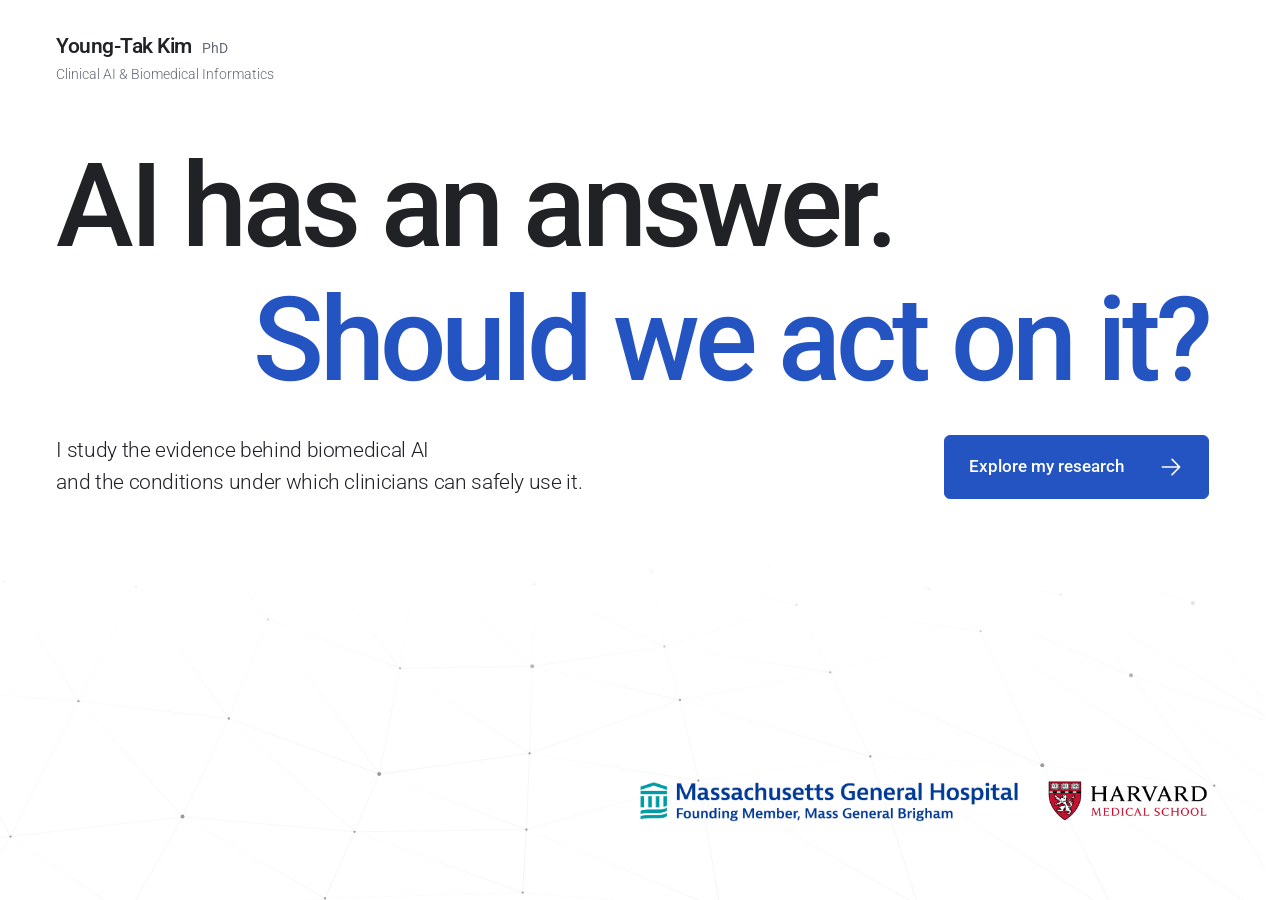
<file: index.html>
<!DOCTYPE html>

<html lang="en">
<head>
<meta charset="utf-8"/>
<meta content="width=device-width, initial-scale=1" name="viewport"/>
<meta content="light" name="color-scheme"/>
<style>@media (prefers-reduced-motion: no-preference) { @view-transition { navigation: auto; } }</style>
<script src="entrance.js?v=profile-entry-1"></script>
<title>Young-Tak Kim — Clinical AI &amp; Biomedical Informatics</title>
<meta content="Young-Tak Kim, PhD, MGH / Harvard Medical School. Developing methods to establish when biomedical AI provides reliable evidence for care and discovery." name="description"/>
<meta content="Young-Tak Kim, PhD — Research &amp; Publications" property="og:title"/>
<meta content="Young-Tak Kim, PhD, MGH / Harvard Medical School. Developing methods to establish when biomedical AI provides reliable evidence for care and discovery." property="og:description"/>
<meta content="website" property="og:type"/>
<meta content="#ffffff" name="theme-color"/>
<link href="assets/favicon.svg" rel="icon" type="image/svg+xml"/>
<link as="font" crossorigin="" href="assets/fonts/roboto-latin-variable.woff2" rel="preload" type="font/woff2"/>
<link href="assets/fonts/roboto.css" rel="stylesheet"/>
<link href="styles.css?v=roboto-20261112" rel="stylesheet"/>
<link href="refinements.css?v=research-20261122" rel="stylesheet"/>
<link href="entrance.css?v=profile-entry-1" rel="stylesheet"/>
<link href="navigation.css?v=glass-soft-20261113" rel="stylesheet"/>
<link href="scroll-reveal.css?v=20261113" rel="stylesheet"/>
<link href="research-motion.css?v=full-1" rel="stylesheet"/>
<script defer="" src="network-hero.js?v=1"></script>
<script defer="" src="app.js?v=mobile-glass-20261113"></script>
<script defer="" src="scroll-reveal.js?v=20261125"></script>
<script defer="" src="analytics.js?v=story-1"></script>
<script type="application/ld+json">{"@context":"https://schema.org","@type":"Person","name":"Young-Tak Kim","honorificSuffix":"PhD","jobTitle":"Research Fellow, Radiology","affiliation":[{"@type":"Organization","name":"Massachusetts General Hospital"},{"@type":"Organization","name":"Harvard Medical School"}],"sameAs":["https://orcid.org/0000-0003-3604-6580","https://www.linkedin.com/in/young-tak-kim/","https://scholar.google.co.kr/citations?user=4RyYKDAAAAAJ"],"knowsAbout":["Clinical AI safety","Human–AI decision-making","Biomedical informatics"],"url":"https://young-tak.github.io/"}</script>
<link href="https://young-tak.github.io/" rel="canonical"/><meta content="https://young-tak.github.io/" property="og:url"/></head>
<body>
<a class="skip-link" href="#main">Skip to content</a>
<main class="landing" id="landing" aria-labelledby="landing-title">
<div class="landing-network" aria-hidden="true" data-renderer="static"><img class="landing-network-static" src="assets/research/network-static.svg" alt="" width="1440" height="650" decoding="async"/></div>
<header class="landing-header">
<div class="landing-identity"><p class="landing-name">Young-Tak Kim <span>PhD</span></p><p class="landing-field">Clinical AI &amp; Biomedical Informatics</p></div>
</header>
<div class="landing-main">
<h1 class="landing-title" id="landing-title"><span class="landing-line">AI has an answer.</span>
<span class="landing-line landing-question">Should we act on it?</span></h1>
<div class="landing-invitation"><p>I study the evidence behind biomedical&nbsp;AI <span class="landing-description-clause">and the conditions under which clinicians can safely use it.</span></p><a class="landing-enter" href="research/"><span>Explore my research</span><svg aria-hidden="true" width="26" height="26" viewBox="0 0 24 24" fill="none" stroke="currentColor" stroke-width="1.5" stroke-linecap="round" stroke-linejoin="round"><path d="M4 12h16m-7-7 7 7-7 7"/></svg></a></div>
<div class="landing-visual-row">
<button class="ocean-toggle" type="button" aria-label="Pause network animation" title="Pause network animation" hidden><svg class="ocean-pause-icon" aria-hidden="true" width="16" height="16" viewBox="0 0 24 24" fill="none" stroke="currentColor" stroke-width="1.5" stroke-linecap="round"><path d="M8 5v14M16 5v14"/></svg><svg class="ocean-play-icon" aria-hidden="true" width="16" height="16" viewBox="0 0 24 24" fill="none" stroke="currentColor" stroke-width="1.5" stroke-linejoin="round"><path d="m9 5 10 7-10 7Z"/></svg></button>
<div class="landing-affiliations" aria-label="Research affiliations">
<a class="landing-mgh-logo" href="https://www.massgeneral.org/" target="_blank" rel="noopener noreferrer"><img src="assets/institutions/mgh-horizontal.png" alt="Massachusetts General Hospital, founding member of Mass General Brigham" width="4227" height="477" decoding="async"/></a>
<a class="landing-hms-logo" href="https://hms.harvard.edu/" target="_blank" rel="noopener noreferrer"><img src="assets/institutions/harvard-medical-school-horizontal.png" alt="Harvard Medical School" width="1024" height="268" decoding="async"/></a>
</div>
</div>
</div>
</main>
<div class="page-shell" id="top">
<aside aria-label="Profile and navigation" class="profile">
<div class="profile-top">
<a class="name-link" href="#top"><h1>Young-Tak Kim</h1></a><p class="profile-identity">PhD · Biomedical AI researcher</p><figure class="profile-photo">
<a aria-label="View family photograph at Boston Public Garden" href="assets/photos/boston-public-garden-family-2026.webp" rel="noopener" target="_blank">
<img alt="With my wife and son at Boston Public Garden in fall 2026." decoding="async" fetchpriority="high" height="1334" src="assets/photos/boston-public-garden-family-2026.webp" width="1000"/>
</a><figcaption>With my wife and son at <br/>Boston Public Garden · Fall 2026</figcaption></figure><div class="profile-details"><p class="role">Research Fellow, Radiology</p><p class="affiliation">Massachusetts General Hospital<br/>Harvard Medical School</p><a class="profile-email" href="mailto:ytkim@mgh.harvard.edu">ytkim@mgh.harvard.edu</a><div class="profile-resources"><div class="profile-links">
<a href="https://scholar.google.co.kr/citations?user=4RyYKDAAAAAJ" rel="noopener noreferrer" target="_blank">Scholar</a>
<a href="https://orcid.org/0000-0003-3604-6580" rel="noopener noreferrer" target="_blank">ORCID</a>
<a href="https://www.linkedin.com/in/young-tak-kim/" rel="noopener noreferrer" target="_blank">LinkedIn</a>
</div><a class="cv-link" href="assets/Young_Tak_Kim_CV_2026.pdf" rel="noopener" target="_blank">Curriculum vitae <span>PDF</span></a></div></div>
</div>
<nav aria-label="Sections" class="section-nav"><span aria-hidden="true" class="nav-indicator"></span>
<a aria-current="location" href="#research">Research</a>
<a href="#publications">Publications</a>
<a href="#background">Background</a>
<a href="#service">Service &amp; Recognition</a>
<a href="#patents">Patents</a>
<a href="#contact">Contact</a>
</nav>
</aside>
<main id="main">
<section aria-labelledby="research-title" class="intro" id="research">
<div class="research-original">
<h2 id="research-title">Defining when AI can guide care.</h2>
<p class="intro-lead">Strong predictive performance alone does not tell us <span class="reading-highlight" data-reading="">what an AI result means or when to act on it</span>. My research asks: <mark class="research-question reading-highlight" data-reading="">What should determine when and how we trust AI in medicine?</mark></p>
<div class="intro-copy">
<p>I developed a framework for <span class="reading-highlight" data-reading="">evaluating when AI predictions meet clinical reliability requirements</span> (<a href="https://doi.org/10.1038/s41746-026-02450-7" target="_blank" rel="noopener noreferrer"><cite class="journal-name">npj Digital Medicine</cite></a>). I also used explainable AI to <span class="reading-highlight" data-reading="">identify bacterial signatures in Raman spectra</span> (<a href="https://doi.org/10.1021/acsnano.6c00119" target="_blank" rel="noopener noreferrer"><cite class="journal-name">ACS Nano</cite></a>) and co-developed MINERVA, a knowledge graph <span class="reading-highlight" data-reading="">linking microbiome findings to their source evidence</span> (<a href="https://doi.org/10.1093/bib/bbaf472" target="_blank" rel="noopener noreferrer"><cite class="journal-name">Briefings in Bioinformatics</cite></a>).</p>
<p>I am building a research program around <strong class="reading-highlight" data-reading="">safe AI for clinical practice</strong>: systems whose recommendations clinicians can examine, challenge, and revise as evidence changes. I plan to evaluate both the decisions made with these systems and how repeated use affects clinicians’ ability to <strong class="reading-highlight" data-reading="">retain and strengthen their independent clinical judgment</strong>.</p>
</div>
<p class="story-reentry"><a href="research/">View research story <span aria-hidden="true">→</span></a></p>
<div class="research-agenda">
<h3>Research program</h3>
<article class="research-area"><svg aria-hidden="true" class="research-icon" fill="none" focusable="false" stroke="currentColor" stroke-linecap="round" stroke-linejoin="round" stroke-width="1.6" viewbox="0 0 24 24" xmlns="http://www.w3.org/2000/svg"><g fill="none" stroke="currentColor" stroke-linecap="round" stroke-linejoin="round" stroke-width="1.6"><path d="M11 2v2M5 2v2m0-1H4a2 2 0 0 0-2 2v4a6 6 0 0 0 12 0V5a2 2 0 0 0-2-2h-1"></path><path d="M8 15a6 6 0 0 0 12 0v-3"></path><circle cx="20" cy="10" r="2"></circle></g></svg><div class="research-area-copy"><h4>Clinical AI safety</h4>
<div class="research-story">
<div class="research-text">
<p>I developed the Safety-Aware Receiver Operating Characteristic (SA-ROC) framework to <span class="reading-highlight" data-reading="">assess whether AI meets clinician-defined reliability requirements</span> (<a href="https://doi.org/10.1038/s41746-026-02450-7" target="_blank" rel="noopener noreferrer"><cite class="journal-name">npj Digital Medicine</cite>, 2026</a>). I also examine how <span class="reading-highlight" data-reading="">safety-zone guidance affects clinicians’ reliance on AI</span> in a <a href="#pub-01">multireader study</a> (minor revision submitted), and how prompting affects <a href="#pub-07">multimodal large language model (LLM) interpretation of brain CT</a>.</p>
<p class="research-next"><span class="research-next-label">Research direction</span>
I aim to help clinicians judge when AI is reliable as patients and models change. I will develop algorithms to <span class="reading-highlight" data-reading="">adapt and reassess safety zones across cohorts</span>, using these findings to inform <span class="reading-highlight" data-reading="">uncertainty communication for LLM-based support</span>. Prospective studies will assess <span class="reading-highlight" data-reading="">clinicians’ independent judgment after repeated use</span>, with independent, blinded review to detect <span class="reading-highlight" data-reading="">errors that clinicians and AI may miss together</span>.</p>
</div>
<figure class="research-figure">
<svg xmlns="http://www.w3.org/2000/svg" class="research-scene" data-research-scene="expertise" width="460" height="320" viewBox="0 0 460 320" role="img" aria-labelledby="scene-expertise-title scene-expertise-description">
  <title id="scene-expertise-title">Supporting clinical expertise after AI introduction</title>
  <desc id="scene-expertise-description">A conceptual illustration, not measured data. Clinician expertise grows with experience before AI is introduced. After introduction, a blue upward path represents continued growth in expertise, while a red dashed downward path represents deskilling. The research goal is the upward path.</desc>
  <defs>
    <marker id="scene-expertise-axis-arrow" markerWidth="6" markerHeight="6" refX="5" refY="3" orient="auto" markerUnits="userSpaceOnUse">
      <path d="M1 1 5 3 1 5" fill="none" stroke="#9aa2ad" stroke-width="1.1" stroke-linecap="round" stroke-linejoin="round"/>
    </marker>
  </defs>
  <g font-family="Roboto, Arial, sans-serif" font-size="19" fill="#646a74">
    <path d="M48 257V58M48 257H429" fill="none" stroke="#9aa2ad" stroke-width="1.1" marker-end="url(#scene-expertise-axis-arrow)"/>
    <path d="M48 165H423" fill="none" stroke="#c1c8d2" stroke-width="1.1" stroke-dasharray="4 5"/>
    <text x="424" y="148" text-anchor="end">Proficiency</text>
    <text x="424" y="288" text-anchor="end">Time</text>
    <text x="28" y="157.5" text-anchor="middle" dominant-baseline="middle" transform="rotate(-90 28 157.5)">Clinician expertise</text>
    <path d="M222 60V257" fill="none" stroke="#a8b7ce" stroke-width="1.1" stroke-dasharray="3 5"/>
    <text x="222" y="48" text-anchor="middle" fill="#515d6e">AI introduced</text>
    <path data-motion-draw="" data-start="0" data-end="0.28" pathLength="1" d="M64 236C72 185 127 140 222 140" fill="none" stroke="#8ea6ca" stroke-width="2.3" stroke-linecap="round"/>
    <g data-motion-stage="" data-start="0.24" data-end="0.48">
      <path d="M222 140C291 141 351 161 416 201" fill="none" stroke="#b94a50" stroke-width="1.9" stroke-linecap="round" stroke-dasharray="5 5"/>
      <text x="424" y="229" text-anchor="end" fill="#b94a50">Deskilling</text>
    </g>
    <path id="scene-expertise-growth" data-motion-draw="" data-start="0.28" data-end="0.91" pathLength="1" d="M222 140C292 132 353 107 417 69" fill="none" stroke="#2454c1" stroke-width="3.4" stroke-linecap="round"/>
    <circle data-motion-marker="" data-motion-path="#scene-expertise-growth" data-start="0.28" data-end="0.91" cx="222" cy="140" r="3.6" fill="#2454c1"/>
    <g data-motion-stage="" data-start="0.84" data-end="1">
      <path d="M407.85 68.8 417 69 412.9 77.2" fill="none" stroke="#2454c1" stroke-width="2.4" stroke-linecap="round" stroke-linejoin="round"/>
      <text x="424" y="27" text-anchor="end" fill="#2454c1" font-weight="600"><tspan x="424">Growing</tspan><tspan x="424" y="48">expertise</tspan></text>
    </g>
  </g>
</svg>
<figcaption>Conceptual illustration of clinical expertise over time.</figcaption>
</figure>
</div>
<div class="research-links"><a aria-label="View publications on clinical AI safety and clinician judgment" data-topic-link="Clinical AI" href="#publications">View related publications <span aria-hidden="true">↗</span></a><a href="https://github.com/MGH-LMIC/SA-ROC" target="_blank" rel="noopener noreferrer">SA-ROC code &amp; tutorial <span aria-hidden="true">↗</span></a><a aria-label="Read the Mass General Brigham feature: Building Trust in Artificial Intelligence for Clinical Decision-Making" href="https://mgriblog.org/project/building-trust-in-artificial-intelligence-for-clinical-decision-making/" target="_blank" rel="noopener noreferrer">Mass General Brigham feature <span aria-hidden="true">↗</span></a></div></div></article>
<article class="research-area"><svg aria-hidden="true" class="research-icon" fill="none" focusable="false" stroke="currentColor" stroke-linecap="round" stroke-linejoin="round" stroke-width="1.6" viewBox="0 0 24 24" xmlns="http://www.w3.org/2000/svg"><path d="M3 3v18h18"/><path d="M5 16h3l2-8 3 10 3-14 2 12h3"/></svg><div class="research-area-copy"><h4>Explainable biomedical AI</h4>
<div class="research-story">
<div class="research-text">
<p>In our study in <a href="https://doi.org/10.1021/acsnano.6c00119" target="_blank" rel="noopener noreferrer"><cite class="journal-name">ACS Nano</cite> (2026)</a>, we used explainable AI to identify <span class="reading-highlight" data-reading="">Raman spectral features supporting bacterial classification</span> and organize them into interpretable barcodes. I am now investigating whether Raman spectra can distinguish finer molecular differences, including <span class="reading-highlight" data-reading="">DNA variants</span>.</p>
<p class="research-next"><span class="research-next-label">Research direction</span>
I aim to turn spectral explanations into hypotheses about molecular differences and <span class="reading-highlight" data-reading="">test those hypotheses experimentally</span>. I will evaluate whether biologically validated explanations help researchers and clinicians interpret classifications, <span class="reading-highlight" data-reading="">choose informative follow-up experiments or tests</span>, and discover molecular distinctions relevant to diagnosis.</p>
</div>
<figure class="research-figure">
<svg xmlns="http://www.w3.org/2000/svg" class="research-scene" data-research-scene="xai" width="460" height="320" viewBox="0 0 460 320" role="img" aria-labelledby="scene-xai-title scene-xai-description">
  <title id="scene-xai-title">Conceptual illustration of explainable biomedical AI</title>
  <desc id="scene-xai-description">An illustrative Raman spectrum is shown again with peaks highlighted for their influence on a model’s classification. A schematic spectral barcode summarizes those selected peaks. The curves are conceptual and do not represent measured data.</desc>
  <g font-family="Roboto, Arial, sans-serif" font-size="19" text-anchor="middle">
    <text x="230" y="30" fill="#515d6e">Raman spectrum</text>
    <text x="230" y="138" fill="#515d6e">XAI highlights influential peaks</text>
    <text x="230" y="246" fill="#2454c1" font-weight="600">Spectral barcode</text>
  </g>
  <g fill="none" stroke-linecap="round" stroke-linejoin="round">
    <path d="M108 91H358M108 195H358" stroke="#a8b7ce" stroke-width="1.2"/>
    <path data-motion-draw="" data-start="0" data-end="0.28" pathLength="1" d="M114 87C127 87 130 83 139 83C146 83 149 87 156 86C166 85 170 54 178 54C186 54 189 84 198 85C210 87 217 74 225 75C232 76 235 84 242 84C251 84 255 48 264 48C273 48 278 82 286 83C296 85 303 64 310 64C317 64 324 85 334 85C342 85 346 82 352 84" stroke="#8ea6ca" stroke-width="2"/>
    <path d="M114 191C127 191 130 187 139 187C146 187 149 191 156 190C166 189 170 158 178 158C186 158 189 188 198 189C210 191 217 178 225 179C232 180 235 188 242 188C251 188 255 152 264 152C273 152 278 186 286 187C296 189 303 168 310 168C317 168 324 189 334 189C342 189 346 186 352 188" stroke="#a8b7ce" stroke-width="2"/>
    <path data-motion-draw="" data-start="0.28" data-end="0.5" pathLength="1" d="M156 190C166 189 170 158 178 158C186 158 189 188 198 189" stroke="#2454c1" stroke-width="2.6"/>
    <path data-motion-draw="" data-start="0.42" data-end="0.64" pathLength="1" d="M242 188C251 188 255 152 264 152C273 152 278 186 286 187" stroke="#2454c1" stroke-width="2.6"/>
    <path data-motion-draw="" data-start="0.56" data-end="0.78" pathLength="1" d="M286 187C296 189 303 168 310 168C317 168 324 189 334 189" stroke="#2454c1" stroke-width="2.6"/>
    <g data-motion-stage="" data-start="0.18" data-end="0.3" stroke="#2454c1" stroke-width="1.7"><path d="M230 101v16m-3-6 3 6 3-6"/></g>
    <g data-motion-stage="" data-start="0.62" data-end="0.76" stroke="#2454c1" stroke-width="1.7"><path d="M230 205v17m-3-6 3 6 3-6"/></g>
  </g>
  <g fill="#2454c1">
    <circle data-motion-stage="" data-start="0.38" data-end="0.5" cx="178" cy="158" r="3"/>
    <circle data-motion-stage="" data-start="0.52" data-end="0.64" cx="264" cy="152" r="3"/>
    <circle data-motion-stage="" data-start="0.66" data-end="0.78" cx="310" cy="168" r="3"/>
    <g data-motion-stage="" data-start="0.68" data-end="0.83"><rect x="174" y="260" width="8" height="30" rx="1.5"/></g>
    <g data-motion-stage="" data-start="0.77" data-end="0.92"><rect x="260" y="260" width="8" height="30" rx="1.5"/></g>
    <g data-motion-stage="" data-start="0.86" data-end="1"><rect x="306" y="260" width="8" height="30" rx="1.5"/></g>
  </g>
</svg>
<figcaption>Conceptual illustration of spectral feature attribution.</figcaption>
</figure>
</div>
<div class="research-links"><a aria-label="View publications on explainable biomedical AI and discovery" data-topic-link="Knowledge &amp; discovery" href="#publications">View related publications <span aria-hidden="true">↗</span></a></div></div></article>
<article class="research-area"><svg aria-hidden="true" class="research-icon" fill="none" focusable="false" stroke="currentColor" stroke-linecap="round" stroke-linejoin="round" stroke-width="1.6" viewbox="0 0 24 24" xmlns="http://www.w3.org/2000/svg"><g fill="none" stroke="currentColor" stroke-linecap="round" stroke-linejoin="round" stroke-width="1.6"><rect height="8" rx="2" width="8" x="3" y="3"></rect><path d="M7 11v4a2 2 0 0 0 2 2h4"></path><rect height="8" rx="2" width="8" x="13" y="13"></rect></g></svg><div class="research-area-copy"><h4>Biomedical knowledge graphs</h4>
<div class="research-story">
<div class="research-text">
<p>I co-developed MINERVA, a <span class="reading-highlight" data-reading="">large-scale knowledge graph platform</span> described in <a href="https://doi.org/10.1093/bib/bbaf472" target="_blank" rel="noopener noreferrer"><cite class="journal-name">Briefings in Bioinformatics</cite> (2025)</a>. It organizes reported relationships between microbes and diseases and <span class="reading-highlight" data-reading="">links them to supporting source passages</span>, allowing researchers to inspect the underlying evidence.</p>
<p class="research-next"><span class="research-next-label">Research direction</span>
My next step is to represent the conditions behind recommendations in clinical guidelines and large bodies of literature using <span class="reading-highlight" data-reading="">ontologies and knowledge graphs linked to patient records</span>. I will test whether this approach distinguishes applicable recommendations from those limited by <span class="reading-highlight" data-reading="">missing patient information or conflicting evidence</span>, and identifies <span class="reading-highlight" data-reading="">what additional information could change a decision</span>.</p>
</div>
<figure class="research-figure">
<svg xmlns="http://www.w3.org/2000/svg" class="research-scene" data-research-scene="knowledge" width="460" height="320" viewBox="0 0 460 320" role="img" aria-labelledby="scene-knowledge-title scene-knowledge-description">
  <title id="scene-knowledge-title">AI-assisted knowledge graph construction</title>
  <desc id="scene-knowledge-description">A conceptual workflow. AI extracts entities and relationships from guidelines and studies. The resulting graph links conditions, tests, findings, recommendations, and supporting evidence.</desc>
  <defs>
    <g id="scene-knowledge-source" fill="none" stroke-linecap="round" stroke-linejoin="round">
      <path d="M0 0h29l11 11v41H0zM29 0v11h11" fill="#ffffff" stroke="#8ea6ca" stroke-width="1.6"/>
      <path d="M9 22h22M9 30h22M9 38h15" stroke="#a8b7ce" stroke-width="1.5"/>
    </g>
  </defs>
  <g fill="none" stroke="#a8b7ce" stroke-width="1.6" stroke-linecap="round">
    <path data-motion-draw="" data-start="0.08" data-end="0.3" pathLength="1" d="M94 91h18q14 0 14 14v33q0 17 17 17"/>
    <path data-motion-draw="" data-start="0.12" data-end="0.34" pathLength="1" d="M94 219h18q14 0 14-14v-33q0-17 17-17"/>
    <path data-motion-draw="" data-start="0.4" data-end="0.6" pathLength="1" d="M315 144l-48-38"/>
    <path data-motion-draw="" data-start="0.45" data-end="0.65" pathLength="1" d="M347 144l50-38"/>
    <path data-motion-draw="" data-start="0.57" data-end="0.78" pathLength="1" d="M326 166l-52 53"/>
    <path data-motion-draw="" data-start="0.64" data-end="0.85" pathLength="1" d="M336 166l55 53"/>
    <path data-motion-draw="" data-start="0.7" data-end="0.92" pathLength="1" d="M267 107v112"/>
    <path data-motion-draw="" data-start="0.84" data-end="1" pathLength="1" d="M343 234h16"/>
  </g>
  <path data-motion-draw="" data-start="0.24" data-end="0.43" pathLength="1" d="M143 155h140" fill="none" stroke="#2454c1" stroke-width="2" stroke-linecap="round"/>
  <path data-motion-stage="" data-start="0.35" data-end="0.43" d="m277 152 6 3-6 3" fill="none" stroke="#2454c1" stroke-width="1.7" stroke-linecap="round" stroke-linejoin="round"/>
  <g data-motion-stage="" data-start="0" data-end="0.12"><use href="#scene-knowledge-source" x="47" y="65"/></g>
  <g data-motion-stage="" data-start="0.02" data-end="0.16"><use href="#scene-knowledge-source" x="47" y="193"/></g>
  <g font-family="Roboto, Arial, sans-serif" font-size="19" text-anchor="middle">
    <text x="67" y="142" fill="#646a74">Guidelines</text>
    <text x="67" y="270" fill="#646a74">Studies</text>
    <text x="182" y="126" fill="#515d6e"><tspan x="182">AI-assisted</tspan><tspan x="182" dy="21">extraction</tspan></text>
    <text x="331" y="48" fill="#2454c1" font-weight="600">Knowledge graph</text>
    <g data-motion-stage="" data-start="0.38" data-end="0.53">
      <rect x="288" y="139" width="88" height="32" rx="5" fill="#edf2fc" stroke="#2454c1" stroke-width="1.6"/>
      <text x="332" y="161" fill="#2454c1" font-size="18" font-weight="600">Finding</text>
    </g>
    <g data-motion-stage="" data-start="0.48" data-end="0.64">
      <rect x="217" y="77" width="100" height="30" rx="5" fill="#fff" stroke="#8ea6ca" stroke-width="1.5"/>
      <text x="267" y="98" fill="#515d6e" font-size="17.5">Condition</text>
    </g>
    <g data-motion-stage="" data-start="0.54" data-end="0.7">
      <rect x="368" y="77" width="58" height="30" rx="5" fill="#fff" stroke="#8ea6ca" stroke-width="1.5"/>
      <text x="397" y="98" fill="#515d6e" font-size="17.5">Test</text>
    </g>
    <g data-motion-stage="" data-start="0.67" data-end="0.83">
      <rect x="190" y="219" width="153" height="30" rx="5" fill="#fff" stroke="#8ea6ca" stroke-width="1.5"/>
      <text x="266.5" y="240" fill="#515d6e" font-size="17.5">Recommendation</text>
    </g>
    <g data-motion-stage="" data-start="0.75" data-end="0.92">
      <rect x="359" y="219" width="85" height="30" rx="5" fill="#fff" stroke="#8ea6ca" stroke-width="1.5"/>
      <text x="401.5" y="240" fill="#515d6e" font-size="17.5">Evidence</text>
    </g>
  </g>
</svg>
<figcaption>Conceptual illustration of AI-assisted graph construction.</figcaption>
</figure>
</div>
<div class="research-links"><a aria-label="View publications on knowledge graphs and biomedical evidence" data-topic-link="Knowledge &amp; discovery" href="#publications">View related publications <span aria-hidden="true">↗</span></a><a href="https://minervabio.org/" target="_blank" rel="noopener noreferrer">Explore MINERVA platform <span aria-hidden="true">↗</span></a></div></div></article>
</div>
</div>
</section>
<section aria-labelledby="publications-title" class="publications-section" id="publications">
<div class="section-heading"><h2 class="section-title" id="publications-title">Publications</h2><a class="text-link" href="https://scholar.google.co.kr/citations?user=4RyYKDAAAAAJ" rel="noopener noreferrer" target="_blank">Google Scholar <span aria-hidden="true">↗</span></a></div>
<div class="publication-controls js-only">
<div aria-label="Publication collection" class="publication-tabs" role="group">
<button aria-pressed="true" data-collection="selected" type="button">Selected <span>7</span></button>
<button aria-pressed="false" data-collection="all" type="button">All work <span>36</span></button>
</div>
<div class="search-field"><label class="sr-only" for="pub-search">Search publications</label><input autocomplete="off" id="pub-search" placeholder="Search title, author, year…" type="search"/></div>
</div>
<div class="filter-row js-only"><div class="topic-label"><label for="topic-filter">Topic:</label><select id="topic-filter"><option value="all">All topics</option><option>Clinical AI</option><option>Imaging &amp; signals</option><option>Knowledge &amp; discovery</option><option>Other</option></select></div><p aria-atomic="true" aria-live="polite" id="result-count">7 selected works</p></div>
<div class="publication-list">
<article class="publication" data-featured="true" data-topic="Clinical AI" data-year="2026" id="pub-09">
<span class="pub-year">2026</span>
<div class="pub-body">
<h3 class="pub-title"><a aria-label="Read article: Defining operational safety in clinical artificial intelligence systems" href="https://doi.org/10.1038/s41746-026-02450-7" rel="noopener noreferrer" target="_blank">Defining operational safety in clinical artificial intelligence systems</a></h3><div class="paper-contribution"><span class="authorship-label">First author</span><p>Introduces SA-ROC to translate clinician-defined reliability requirements into guidance on when AI can support a clinical decision and when human review is needed.</p></div>
<p class="pub-authors"><strong>Kim YT</strong>, Kim H, Bahl M, Lev MH, González RG, Gee MS, Do S.</p><p class="pub-venue"><cite class="journal-name">npj Digital Medicine</cite>. 2026;9:281.</p><div aria-label="Journal metrics for JCR data year 2025" class="pub-metrics">
<p><strong>Impact factor 18.0</strong><span class="metric-edition"> · Clarivate JCR 2025 data</span></p>
<p>Health Care Sciences &amp; Services <span aria-hidden="true">·</span> <span class="metric-rank"><strong class="metric-top">Top 0.5%</strong> <span class="metric-position">Journal rank 1/194</span> <span class="metric-leader"><span aria-hidden="true">·</span> <strong>Top-ranked journal</strong></span></span></p></div>
<div class="research-platforms"><a class="research-platform-link" href="https://mgriblog.org/project/building-trust-in-artificial-intelligence-for-clinical-decision-making/" rel="noopener noreferrer" target="_blank">Mass General Brigham research feature <span aria-hidden="true">↗</span></a></div><details class="paper-media"><summary class="research-film-toggle"><span>Research film</span><span aria-hidden="true" class="film-chevron"></span></summary>
<video aria-label="Research film: Defining operational safety in clinical artificial intelligence systems" controls="" height="1080" playsinline="" poster="assets/video/clinical-ai-safety-poster.jpg" preload="none" tabindex="0" width="1920">
<source src="assets/video/clinical-ai-safety.mp4" type="video/mp4"/>
<p>Your browser does not support embedded video. <a href="assets/video/clinical-ai-safety.mp4">Open the research film</a>.</p>
</video></details></div>
</article><article class="publication" data-featured="true" data-topic="Clinical AI" data-year="2026" id="pub-01">
<span class="pub-year">2026</span>
<div class="pub-body">
<h3 class="pub-title"><a aria-label="Find on Google Scholar: When AI says “I don’t know”: a multireader multicase study of safety-zone guidance and radiologists’ reliance on AI advice in screening mammography" href="https://scholar.google.com/scholar?q=%22When%20AI%20says%20%E2%80%9CI%20don%E2%80%99t%20know%E2%80%9D%3A%20a%20multireader%20multicase%20study%20of%20safety-zone%20guidance%20and%20radiologists%E2%80%99%20reliance%20on%20AI%20advice%20in%20screening%20mammography%22" rel="noopener noreferrer" target="_blank">When AI says “I don’t know”: a multireader multicase study of safety-zone guidance and radiologists’ reliance on AI advice in screening mammography</a></h3><div class="paper-contribution"><span class="authorship-label">First author</span><p>Examines how safety-zone guidance affects radiologists’ reliance on AI advice in screening mammography through a multireader, multicase study of human–AI decision-making.</p></div>
<p class="pub-authors"><strong>Kim YT</strong>, Kim H, Gee MS, Bahl M, Do S.</p><p class="pub-venue"><cite class="journal-name">BMJ Quality &amp; Safety</cite> (Minor revision submitted).</p>
<details class="paper-media"><summary class="research-film-toggle"><span>Research film</span><span class="film-chevron" aria-hidden="true"></span></summary><video aria-label="Research film: When AI says “I don’t know”: a multireader multicase study of safety-zone guidance and radiologists’ reliance on AI advice in screening mammography" controls="" height="1080" playsinline="" poster="assets/video/mammography-safety-zone-poster.jpg" preload="none" tabindex="0" width="1920"><source src="assets/video/mammography-safety-zone.mp4" type="video/mp4"/><track kind="captions" label="English" src="assets/video/mammography-safety-zone.en.vtt" srclang="en"/><p>Your browser does not support embedded video. <a href="assets/video/mammography-safety-zone.mp4">Open the research film</a>.</p></video></details></div>
</article><article class="publication" data-featured="true" data-topic="Knowledge &amp; discovery" data-year="2026" id="pub-08">
<span class="pub-year">2026</span>
<div class="pub-body">
<h3 class="pub-title"><a aria-label="Read article: Targeted Surface-Enhanced Raman Scattering for Highly Accurate Identification of Bacterial Species and Finding Spectral Signatures with Explainable Artificial Intelligence" href="https://doi.org/10.1021/acsnano.6c00119" rel="noopener noreferrer" target="_blank">Targeted Surface-Enhanced Raman Scattering for Highly Accurate Identification of Bacterial Species and Finding Spectral Signatures with Explainable Artificial Intelligence</a></h3><div class="paper-contribution"><span class="authorship-label">First author</span><p>Combines targeted Raman sensing with explainable AI to identify bacterial species and extract interpretable spectral barcodes that reveal the signals driving classification.</p></div>
<p class="pub-authors"><strong>Kim YT</strong>, Cho JE, Hwang MJ, Kaushal S, Singhal N, Kim JB, Do S, Lim DK.</p><p class="pub-venue"><cite class="journal-name">ACS Nano</cite>. 2026;20(18):13636–13648.</p><div aria-label="Journal metrics for JCR data year 2025" class="pub-metrics">
<p><strong>Impact factor 17.3</strong><span class="metric-edition"> · Clarivate JCR 2025 data</span></p>
<p>Materials Science, Multidisciplinary <span aria-hidden="true">·</span> <span class="metric-rank"><strong class="metric-top">Top 6.3%</strong> <span class="metric-position">Journal rank 30/473</span></span></p></div>
<aside aria-label="ACS Nano journal cover" class="cover-feature">
<a aria-label="View the full ACS Nano cover, May 12, 2026" class="cover-art" href="assets/publications/acs-nano-2026-20-18.webp" rel="noopener" target="_blank">
<img alt="ACS Nano cover: gold nanoparticles bound to bacteria, Raman spectra, an AI network, and spectral barcodes." decoding="async" height="3262" loading="lazy" src="assets/publications/acs-nano-2026-20-18.webp" width="2453"/>
</a>
<div class="cover-details"><div class="cover-heading"><p class="cover-eyebrow">Featured cover article</p><h4><cite class="journal-name">ACS Nano</cite></h4><p class="cover-issue">Volume 20, Issue 18<br/>May 12, 2026</p></div><p class="cover-description">Mannose-functionalized gold nanoparticles target bacteria. AI turns their enhanced Raman signals into spectral barcodes, revealing signatures that distinguish bacterial species.</p><a class="cover-issue-link" href="https://pubs.acs.org/toc/ancac3/20/18" rel="noopener noreferrer" target="_blank">View journal issue <span aria-hidden="true">↗</span></a></div></aside>
<details class="paper-media"><summary class="research-film-toggle"><span>Research film</span><span class="film-chevron" aria-hidden="true"></span></summary><video aria-label="Research film: Targeted Surface-Enhanced Raman Scattering for Highly Accurate Identification of Bacterial Species and Finding Spectral Signatures with Explainable Artificial Intelligence" controls="" height="1080" playsinline="" poster="assets/video/targeted-sers-poster.jpg?v=optics-20261118" preload="none" tabindex="0" width="1920"><source src="assets/video/targeted-sers.mp4?v=optics-20261118" type="video/mp4"/><track kind="captions" label="English" src="assets/video/targeted-sers.en.vtt" srclang="en"/><p>Your browser does not support embedded video. <a href="assets/video/targeted-sers.mp4?v=optics-20261118">Open the research film</a>.</p></video></details></div>
</article><article class="publication" data-featured="true" data-topic="Imaging &amp; signals" data-year="2025" id="pub-15">
<span class="pub-year">2025</span>
<div class="pub-body">
<h3 class="pub-title"><a aria-label="Read article: Non-contrast CT-based pulmonary embolism detection using GAN-generated synthetic contrast enhancement: Development and validation of an AI framework" href="https://doi.org/10.1016/j.compbiomed.2025.111109" rel="noopener noreferrer" target="_blank">Non-contrast CT-based pulmonary embolism detection using GAN-generated synthetic contrast enhancement: Development and validation of an AI framework</a></h3><div class="paper-contribution"><span class="authorship-label">First author</span><p>Develops a GAN-based framework that synthesizes contrast-enhanced CT from non-contrast scans and evaluates pulmonary embolism detection on internal and external datasets.</p></div>
<p class="pub-authors"><strong>Kim YT</strong>, Bak SH, Han SS, Son Y, Park J.</p><p class="pub-venue"><cite class="journal-name">Computers in Biology and Medicine</cite>. 2025;198:111109.</p><div aria-label="Journal metrics for JCR data year 2024" class="pub-metrics">
<p><strong>Impact factor 6.3</strong><span class="metric-edition"> · Clarivate JCR 2024 data</span></p>
<p>Mathematical &amp; Computational Biology <span aria-hidden="true">·</span> <span class="metric-rank"><strong class="metric-top">Top 6.0%</strong> <span class="metric-position">Journal rank 4/67</span></span></p></div>
<details class="paper-media"><summary class="research-film-toggle"><span>Research film</span><span class="film-chevron" aria-hidden="true"></span></summary><video aria-label="Research film: Non-contrast CT-based pulmonary embolism detection using GAN-generated synthetic contrast enhancement: Development and validation of an AI framework" controls="" height="1080" playsinline="" poster="assets/video/synthetic-ct-pe-poster.jpg?v=lung-focus-20261118" preload="none" tabindex="0" width="1920"><source src="assets/video/synthetic-ct-pe.mp4?v=lung-focus-20261118" type="video/mp4"/><track kind="captions" label="English" src="assets/video/synthetic-ct-pe.en.vtt" srclang="en"/><p>Your browser does not support embedded video. <a href="assets/video/synthetic-ct-pe.mp4?v=lung-focus-20261118">Open the research film</a>.</p></video></details></div>
</article><article class="publication" data-featured="true" data-topic="Imaging &amp; signals" data-year="2024" id="pub-21">
<span class="pub-year">2024</span>
<div class="pub-body">
<h3 class="pub-title"><a aria-label="Read article: Differentiating loss of consciousness causes through artificial intelligence-enabled decoding of functional connectivity" href="https://doi.org/10.1016/j.neuroimage.2024.120749" rel="noopener noreferrer" target="_blank">Differentiating loss of consciousness causes through artificial intelligence-enabled decoding of functional connectivity</a></h3><div class="paper-contribution"><span class="authorship-label">First author</span><p>Uses EEG functional connectivity and explainable AI to distinguish causes of acute loss of consciousness, with prospective validation and interpretable brain-network signatures.</p></div>
<p class="pub-authors"><strong>Kim YT*</strong>, Kim H*, So M, Kong J, Kim KT, Hong JH, Son Y, Sa J, Do S, Han JH, Kim JB.</p><p class="pub-venue"><cite class="journal-name">NeuroImage</cite>. 2024;297:120749.</p><div aria-label="Journal metrics for JCR data year 2023" class="pub-metrics">
<p><strong>Impact factor 4.7</strong><span class="metric-edition"> · Clarivate JCR 2023 data</span></p>
<p>Neuroimaging <span aria-hidden="true">·</span> <span class="metric-rank"><strong class="metric-top">Top 6.7%</strong> <span class="metric-position">Journal rank 1/15</span> <span class="metric-leader"><span aria-hidden="true">·</span> <strong>Top-ranked journal</strong></span></span></p></div>
<details class="paper-media"><summary class="research-film-toggle"><span>Research film</span><span class="film-chevron" aria-hidden="true"></span></summary><video aria-label="Research film: Differentiating loss of consciousness causes through artificial intelligence-enabled decoding of functional connectivity" controls="" height="1080" playsinline="" poster="assets/video/eeg-consciousness-poster.jpg?v=scalp-20261118" preload="none" tabindex="0" width="1920"><source src="assets/video/eeg-consciousness.mp4?v=scalp-20261118" type="video/mp4"/><track kind="captions" label="English" src="assets/video/eeg-consciousness.en.vtt" srclang="en"/><p>Your browser does not support embedded video. <a href="assets/video/eeg-consciousness.mp4?v=scalp-20261118">Open the research film</a>.</p></video></details></div>
</article><article class="publication" data-featured="true" data-topic="Knowledge &amp; discovery" data-year="2025" id="pub-16">
<span class="pub-year">2025</span>
<div class="pub-body">
<h3 class="pub-title"><a aria-label="Read article: MINERVA—microbiome network research and visualization atlas: A scalable knowledge graph for mapping microbiome–disease associations" href="https://doi.org/10.1093/bib/bbaf472" rel="noopener noreferrer" target="_blank">MINERVA—microbiome network research and visualization atlas: A scalable knowledge graph for mapping microbiome–disease associations</a></h3><div class="paper-contribution"><span class="authorship-label">Co-author</span><p>Builds a literature-derived microbiome–disease knowledge graph that links associations to sentence-level evidence, enabling researchers to inspect and navigate the basis of reported relationships.</p></div>
<p class="pub-authors">Langarica S, <strong>Kim YT</strong>, Alkhadrawi A, Kim JB, Do S.</p><p class="pub-venue"><cite class="journal-name">Briefings in Bioinformatics</cite>. 2025;26:bbaf472.</p><div aria-label="Journal metrics for JCR data year 2024" class="pub-metrics">
<p><strong>Impact factor 7.7</strong><span class="metric-edition"> · Clarivate JCR 2024 data</span></p>
<p>Mathematical &amp; Computational Biology <span aria-hidden="true">·</span> <span class="metric-rank"><strong class="metric-top">Top 3.0%</strong> <span class="metric-position">Journal rank 2/67</span></span></p></div>
<div class="research-platforms"><a class="research-platform-link" href="https://minervabio.org/" target="_blank" rel="noopener noreferrer">Explore MINERVA platform <span aria-hidden="true">↗</span></a></div>
<details class="paper-media"><summary class="research-film-toggle"><span>Research film</span><span class="film-chevron" aria-hidden="true"></span></summary><video aria-label="Research film: MINERVA—microbiome network research and visualization atlas: A scalable knowledge graph for mapping microbiome–disease associations" controls="" height="1080" playsinline="" poster="assets/video/minerva-poster.jpg" preload="none" tabindex="0" width="1920"><source src="assets/video/minerva.mp4" type="video/mp4"/><track kind="captions" label="English" src="assets/video/minerva.en.vtt" srclang="en"/><p>Your browser does not support embedded video. <a href="assets/video/minerva.mp4">Open the research film</a>.</p></video></details></div>
</article><article class="publication" data-featured="true" data-topic="Knowledge &amp; discovery" data-year="2026" id="pub-33">
<span class="pub-year">2026</span>
<div class="pub-body">
<h3 class="pub-title"><a aria-label="Find on Google Scholar: BiomeTrail: Preserving Evidence, Context, and Disagreement in Mechanistic Microbe–Host Graph Question Answering" href="https://scholar.google.com/scholar?q=%22BiomeTrail%3A%20Preserving%20Evidence%2C%20Context%2C%20and%20Disagreement%20in%20Mechanistic%20Microbe%E2%80%93Host%20Graph%20Question%20Answering%22" rel="noopener noreferrer" target="_blank">BiomeTrail: Preserving Evidence, Context, and Disagreement in Mechanistic Microbe–Host Graph Question Answering</a></h3><div class="paper-contribution"><span class="authorship-label">Co-author</span><p>Investigates how mechanistic microbe–host graph question answering can preserve source evidence, biological context, and disagreement when organizing biomedical knowledge for scientific inquiry.</p></div>
<p class="pub-authors">Lee J, <strong>Kim YT</strong>, Kim H, Kulkarni N, Skybova E, Kim V, Choi JS, Do S.</p><p class="pub-venue">GenAI for Health Workshop @ NeurIPS 2026.</p>
<div class="research-platforms"><a class="research-platform-link" href="https://minervabio.org/" target="_blank" rel="noopener noreferrer">Explore BiomeTrail on MINERVA <span aria-hidden="true">↗</span></a></div>
<details class="paper-media"><summary class="research-film-toggle"><span>Research film</span><span class="film-chevron" aria-hidden="true"></span></summary><video aria-label="Research film: BiomeTrail: Preserving Evidence, Context, and Disagreement in Mechanistic Microbe–Host Graph Question Answering" controls="" height="1080" playsinline="" poster="assets/video/biometrail-health-poster.jpg" preload="none" tabindex="0" width="1920"><source src="assets/video/biometrail-health.mp4" type="video/mp4"/><track kind="captions" label="English" src="assets/video/biometrail-health.en.vtt" srclang="en"/><p>Your browser does not support embedded video. <a href="assets/video/biometrail-health.mp4">Open the research film</a>.</p></video></details></div>
</article><article class="publication" data-featured="false" data-topic="Clinical AI" data-year="2026" id="pub-06">
<span class="pub-year">2026</span>
<div class="pub-body">
<h3 class="pub-title"><a aria-label="Find on Google Scholar: League of Radiologists—an End-to-End AI Framework for Scalable and Gamified Radiology Education: A Pilot Implementation in Chest Radiography" href="https://scholar.google.com/scholar?q=%22League%20of%20Radiologists%E2%80%94an%20End-to-End%20AI%20Framework%20for%20Scalable%20and%20Gamified%20Radiology%20Education%3A%20A%20Pilot%20Implementation%20in%20Chest%20Radiography%22" rel="noopener noreferrer" target="_blank">League of Radiologists—an End-to-End AI Framework for Scalable and Gamified Radiology Education: A Pilot Implementation in Chest Radiography</a></h3>
<p class="pub-authors">Kim H*, <strong>Kim YT*</strong>, Langarica S*, Fialkowski KP, Seah JCY, Tang JSN, Song KD, Jung DC, Bae KT, Cochran RL, Succi MD, McDermott S, Bahl M, Ackman JB, Lev MH, Gee MS, Do S.</p><p class="pub-venue"><cite class="journal-name">Journal of Imaging Informatics in Medicine</cite>. Published online April 20, 2026.</p>
<div class="research-platforms"><a class="research-platform-link" href="https://radontology.org/" target="_blank" rel="noopener noreferrer">Explore RadOntology platform <span aria-hidden="true">↗</span></a></div></div>
</article><article class="publication" data-featured="false" data-topic="Clinical AI" data-year="2026" id="pub-07">
<span class="pub-year">2026</span>
<div class="pub-body">
<h3 class="pub-title"><a aria-label="Find on Google Scholar: The Effects of Prompt Engineering on a Multimodal Large Language Model in Neuroradiology: A Case Study of GPT-4o for Intracranial Hemorrhage Diagnosis from Brain CT" href="https://scholar.google.com/scholar?q=%22The%20Effects%20of%20Prompt%20Engineering%20on%20a%20Multimodal%20Large%20Language%20Model%20in%20Neuroradiology%3A%20A%20Case%20Study%20of%20GPT-4o%20for%20Intracranial%20Hemorrhage%20Diagnosis%20from%20Brain%20CT%22" rel="noopener noreferrer" target="_blank">The Effects of Prompt Engineering on a Multimodal Large Language Model in Neuroradiology: A Case Study of GPT-4o for Intracranial Hemorrhage Diagnosis from Brain CT</a></h3>
<p class="pub-authors"><strong>Kim YT*</strong>, Kim H*, Kim H, Lee S, Lim DK, Han JH, Kim JB, Do S.</p><p class="pub-venue"><cite class="journal-name">KSII Transactions on Internet and Information Systems</cite>. 2026;20:1966–1983.</p>
</div>
</article><article class="publication" data-featured="false" data-topic="Imaging &amp; signals" data-year="2026" id="pub-02">
<span class="pub-year">2026</span>
<div class="pub-body">
<h3 class="pub-title"><a aria-label="Find on Google Scholar: Lesion-Specific Artificial Intelligence Scores on Screening Digital Breast Tomosynthesis Are Associated with Breast Cancer Aggressiveness" href="https://scholar.google.com/scholar?q=%22Lesion-Specific%20Artificial%20Intelligence%20Scores%20on%20Screening%20Digital%20Breast%20Tomosynthesis%20Are%20Associated%20with%20Breast%20Cancer%20Aggressiveness%22" rel="noopener noreferrer" target="_blank">Lesion-Specific Artificial Intelligence Scores on Screening Digital Breast Tomosynthesis Are Associated with Breast Cancer Aggressiveness</a></h3>
<p class="pub-authors"><strong>Kim YT</strong>, Kim H, Dwan D, Do S, Bahl M.</p><p class="pub-venue"><cite class="journal-name">Radiology</cite> (Major revision in progress).</p>
</div>
</article><article class="publication" data-featured="false" data-topic="Knowledge &amp; discovery" data-year="2026" id="pub-03">
<span class="pub-year">2026</span>
<div class="pub-body">
<h3 class="pub-title"><a aria-label="Find on Google Scholar: Literature-to-metagenome alignment for microbiome discovery across human diseases" href="https://scholar.google.com/scholar?q=%22Literature-to-metagenome%20alignment%20for%20microbiome%20discovery%20across%20human%20diseases%22" rel="noopener noreferrer" target="_blank">Literature-to-metagenome alignment for microbiome discovery across human diseases</a></h3>
<p class="pub-authors"><strong>Kim YT</strong>, Kim H, Do S.</p><p class="pub-venue"><cite class="journal-name">Microbiological Research</cite> (Major revision in progress).</p>
<div class="research-platforms"><a class="research-platform-link" href="https://minervabio.org/" target="_blank" rel="noopener noreferrer">Explore MINERVA platform <span aria-hidden="true">↗</span></a></div></div>
</article><article class="publication" data-featured="false" data-topic="Imaging &amp; signals" data-year="2026" id="pub-04">
<span class="pub-year">2026</span>
<div class="pub-body">
<h3 class="pub-title"><a aria-label="Find on Google Scholar: EEG network features and APOE ε4 for amyloid classification in mild cognitive impairment" href="https://scholar.google.com/scholar?q=%22EEG%20network%20features%20and%20APOE%20%CE%B54%20for%20amyloid%20classification%20in%20mild%20cognitive%20impairment%22" rel="noopener noreferrer" target="_blank">EEG network features and APOE ε4 for amyloid classification in mild cognitive impairment</a></h3>
<p class="pub-authors">Kong J, So M, Lee I, Park H, <strong>Kim YT</strong>, Kim HJ, Kim H, Kang SH, Do S, Lim DK, Lee CN, Kim JB.</p><p class="pub-venue"><cite class="journal-name">Scientific Reports</cite>. Published online November 4, 2026.</p>
</div>
</article><article class="publication" data-featured="false" data-topic="Imaging &amp; signals" data-year="2026" id="pub-05">
<span class="pub-year">2026</span>
<div class="pub-body">
<h3 class="pub-title"><a aria-label="Find on Google Scholar: Lateralized amyloid PET uptake and beta-band connectivity in relation to cognition in temporal lobe epilepsy" href="https://scholar.google.com/scholar?q=%22Lateralized%20amyloid%20PET%20uptake%20and%20beta-band%20connectivity%20in%20relation%20to%20cognition%20in%20temporal%20lobe%20epilepsy%22" rel="noopener noreferrer" target="_blank">Lateralized amyloid PET uptake and beta-band connectivity in relation to cognition in temporal lobe epilepsy</a></h3>
<p class="pub-authors">Kong J*, Kim HJ*, So M, Lee I, Kim H, <strong>Kim YT</strong>, Kim HJ, Do S, Lim DK, Han JH, Kang SH, Pahk K, Kim JB.</p><p class="pub-venue"><cite class="journal-name">NeuroImage</cite>. 2026;341:122286.</p>
</div>
</article><article class="publication" data-featured="false" data-topic="Imaging &amp; signals" data-year="2026" id="pub-10">
<span class="pub-year">2026</span>
<div class="pub-body">
<h3 class="pub-title"><a aria-label="Find on Google Scholar: A Deep-Learning Framework for Predicting Teprotumumab Treatment Response in Thyroid Eye Disease" href="https://scholar.google.com/scholar?q=%22A%20Deep-Learning%20Framework%20for%20Predicting%20Teprotumumab%20Treatment%20Response%20in%20Thyroid%20Eye%20Disease%22" rel="noopener noreferrer" target="_blank">A Deep-Learning Framework for Predicting Teprotumumab Treatment Response in Thyroid Eye Disease</a></h3>
<p class="pub-authors">Langarica S, Lee NG, Alkhadrawi AM, <strong>Kim YT</strong>, Ha SK, Do S, Lin LY.</p><p class="pub-venue"><cite class="journal-name">Ophthalmology Science</cite>. 2026;6:101098.</p>
</div>
</article><article class="publication" data-featured="false" data-topic="Other" data-year="2026" id="pub-11">
<span class="pub-year">2026</span>
<div class="pub-body">
<h3 class="pub-title"><a aria-label="Find on Google Scholar: Advanced side-channel evaluation using contextual deep learning-based leakage modeling" href="https://scholar.google.com/scholar?q=%22Advanced%20side-channel%20evaluation%20using%20contextual%20deep%20learning-based%20leakage%20modeling%22" rel="noopener noreferrer" target="_blank">Advanced side-channel evaluation using contextual deep learning-based leakage modeling</a></h3>
<p class="pub-authors">Alabdulwahab S, Kim JC, <strong>Kim YT</strong>, Son Y.</p><p class="pub-venue"><cite class="journal-name">ACM Transactions on Software Engineering and Methodology</cite>. 2026;35:1–20.</p>
</div>
</article><article class="publication" data-featured="false" data-topic="Imaging &amp; signals" data-year="2026" id="pub-12">
<span class="pub-year">2026</span>
<div class="pub-body">
<h3 class="pub-title"><a aria-label="Find on Google Scholar: ARANet: Adaptive resolution attention network for precise MRI-based segmentation and quantification of fetal size and amniotic fluid volume" href="https://scholar.google.com/scholar?q=%22ARANet%3A%20Adaptive%20resolution%20attention%20network%20for%20precise%20MRI-based%20segmentation%20and%20quantification%20of%20fetal%20size%20and%20amniotic%20fluid%20volume%22" rel="noopener noreferrer" target="_blank">ARANet: Adaptive resolution attention network for precise MRI-based segmentation and quantification of fetal size and amniotic fluid volume</a></h3>
<p class="pub-authors">Alkhadrawi AM, Peña-Trujillo V, Gallo-Bernal S, Gee MS, Jaimes Cobos CE, Kim K, Langarica S, <strong>Kim YT</strong>, Victoria T, Do S.</p><p class="pub-venue"><cite class="journal-name">Journal of Imaging Informatics in Medicine</cite>. 2026;39:1202–1216.</p>
</div>
</article><article class="publication" data-featured="false" data-topic="Knowledge &amp; discovery" data-year="2026" id="pub-34">
<span class="pub-year">2026</span>
<div class="pub-body">
<h3 class="pub-title"><a aria-label="Find on Google Scholar: Bounded Verification and Asymmetric Recoverability in Biomedical Knowledge-Graph Construction" href="https://scholar.google.com/scholar?q=%22Bounded%20Verification%20and%20Asymmetric%20Recoverability%20in%20Biomedical%20Knowledge-Graph%20Construction%22" rel="noopener noreferrer" target="_blank">Bounded Verification and Asymmetric Recoverability in Biomedical Knowledge-Graph Construction</a></h3>
<p class="pub-authors">Lee J, <strong>Kim YT</strong>, Kim H, Kulkarni N, Skybova E, Kim V, Choi JS, Do S.</p><p class="pub-venue">AI for Science: Verification in the Age of AI Scientists Workshop @ NeurIPS 2026.</p>
</div>
</article><article class="publication" data-featured="false" data-topic="Clinical AI" data-year="2026" id="pub-36">
<span class="pub-year">2026</span>
<div class="pub-body">
<h3 class="pub-title"><a aria-label="Read on OpenReview: When the Specification Is the Risk: Applying Formal Verification to Clinical Decision Rules" href="https://openreview.net/forum?id=6znsescJ88" rel="noopener noreferrer" target="_blank">When the Specification Is the Risk: Applying Formal Verification to Clinical Decision Rules</a></h3>
<p class="pub-authors">Do S, <strong>Kim YT</strong>, Kim H.</p><p class="pub-venue">AI for Verifiable Coding (VeriCodeGen) Workshop @ NeurIPS 2026.</p>
</div>
</article><article class="publication" data-featured="false" data-topic="Knowledge &amp; discovery" data-year="2025" id="pub-13">
<span class="pub-year">2025</span>
<div class="pub-body">
<h3 class="pub-title"><a aria-label="Find on Google Scholar: Response to ‘Methodological and statistical concerns in MINERVA microbiome–disease knowledge graph’ by Salvatore Chirumbolo" href="https://scholar.google.com/scholar?q=%22Response%20to%20%E2%80%98Methodological%20and%20statistical%20concerns%20in%20MINERVA%20microbiome%E2%80%93disease%20knowledge%20graph%E2%80%99%20by%20Salvatore%20Chirumbolo%22" rel="noopener noreferrer" target="_blank">Response to ‘Methodological and statistical concerns in MINERVA microbiome–disease knowledge graph’ by Salvatore Chirumbolo</a></h3>
<p class="pub-authors">Langarica S, <strong>Kim YT</strong>, Alkhadrawi A, Kim JB, Do S.</p><p class="pub-venue"><cite class="journal-name">Briefings in Bioinformatics</cite>. 2025;26:bbaf671.</p>
</div>
</article><article class="publication" data-featured="false" data-topic="Imaging &amp; signals" data-year="2025" id="pub-14">
<span class="pub-year">2025</span>
<div class="pub-body">
<h3 class="pub-title"><a aria-label="Find on Google Scholar: Electroencephalography functional network for screening amyloid positivity in mild cognitive impairment: A cross-sectional study" href="https://scholar.google.com/scholar?q=%22Electroencephalography%20functional%20network%20for%20screening%20amyloid%20positivity%20in%20mild%20cognitive%20impairment%3A%20A%20cross-sectional%20study%22" rel="noopener noreferrer" target="_blank">Electroencephalography functional network for screening amyloid positivity in mild cognitive impairment: A cross-sectional study</a></h3>
<p class="pub-authors">Kong J, So M, Park H, <strong>Kim YT</strong>, Kim H, Pahk K, Kang SH, Do S, Lim DK, Lee CN, Kim JB.</p><p class="pub-venue"><cite class="journal-name">Clinical Neurophysiology</cite>. 2025;180:2111374.</p>
</div>
</article><article class="publication" data-featured="false" data-topic="Other" data-year="2025" id="pub-17">
<span class="pub-year">2025</span>
<div class="pub-body">
<h3 class="pub-title"><a aria-label="Find on Google Scholar: Enhancing deep learning-based side-channel analysis using feature engineering in a fully simulated IoT system" href="https://scholar.google.com/scholar?q=%22Enhancing%20deep%20learning-based%20side-channel%20analysis%20using%20feature%20engineering%20in%20a%20fully%20simulated%20IoT%20system%22" rel="noopener noreferrer" target="_blank">Enhancing deep learning-based side-channel analysis using feature engineering in a fully simulated IoT system</a></h3>
<p class="pub-authors">Alabdulwahab S, Cheong M, Seo A, <strong>Kim YT*</strong>, Son Y*.</p><p class="pub-venue"><cite class="journal-name">Expert Systems with Applications</cite>. 2025;266:126079.</p>
</div>
</article><article class="publication" data-featured="false" data-topic="Imaging &amp; signals" data-year="2024" id="pub-18">
<span class="pub-year">2024</span>
<div class="pub-body">
<h3 class="pub-title"><a aria-label="Find on Google Scholar: HKA-Net: Clinically adapted deep learning for automated measurement of hip–knee–ankle angle on lower limb radiography for knee osteoarthritis assessment" href="https://scholar.google.com/scholar?q=%22HKA-Net%3A%20Clinically%20adapted%20deep%20learning%20for%20automated%20measurement%20of%20hip%E2%80%93knee%E2%80%93ankle%20angle%20on%20lower%20limb%20radiography%20for%20knee%20osteoarthritis%20assessment%22" rel="noopener noreferrer" target="_blank">HKA-Net: Clinically adapted deep learning for automated measurement of hip–knee–ankle angle on lower limb radiography for knee osteoarthritis assessment</a></h3>
<p class="pub-authors"><strong>Kim YT*</strong>, Han BS*, Kim JB, Sa JK, Hong JH, Son Y, Han JH, Do S, Chae JS, Bae JK.</p><p class="pub-venue"><cite class="journal-name">Journal of Orthopaedic Surgery and Research</cite>. 2024;19:777.</p>
</div>
</article><article class="publication" data-featured="false" data-topic="Other" data-year="2024" id="pub-19">
<span class="pub-year">2024</span>
<div class="pub-body">
<h3 class="pub-title"><a aria-label="Find on Google Scholar: Privacy-preserving synthetic data generation method for IoT-sensor network IDS using CTGAN" href="https://scholar.google.com/scholar?q=%22Privacy-preserving%20synthetic%20data%20generation%20method%20for%20IoT-sensor%20network%20IDS%20using%20CTGAN%22" rel="noopener noreferrer" target="_blank">Privacy-preserving synthetic data generation method for IoT-sensor network IDS using CTGAN</a></h3>
<p class="pub-authors">Alabdulwahab S, <strong>Kim YT</strong>, Son Y.</p><p class="pub-venue"><cite class="journal-name">Sensors</cite>. 2024;24:7389.</p>
</div>
</article><article class="publication" data-featured="false" data-topic="Imaging &amp; signals" data-year="2024" id="pub-20">
<span class="pub-year">2024</span>
<div class="pub-body">
<h3 class="pub-title"><a aria-label="Find on Google Scholar: Increased cerebellar vermis volume following repetitive transcranial magnetic stimulation in drug-resistant epilepsy: A voxel-based morphometry study" href="https://scholar.google.com/scholar?q=%22Increased%20cerebellar%20vermis%20volume%20following%20repetitive%20transcranial%20magnetic%20stimulation%20in%20drug-resistant%20epilepsy%3A%20A%20voxel-based%20morphometry%20study%22" rel="noopener noreferrer" target="_blank">Increased cerebellar vermis volume following repetitive transcranial magnetic stimulation in drug-resistant epilepsy: A voxel-based morphometry study</a></h3>
<p class="pub-authors">So M, Kong J, <strong>Kim YT</strong>, Kim KT, Kim H, Kim JB.</p><p class="pub-venue"><cite class="journal-name">Frontiers in Neuroscience</cite>. 2024;18:1421917.</p>
</div>
</article><article class="publication" data-featured="false" data-topic="Other" data-year="2024" id="pub-22">
<span class="pub-year">2024</span>
<div class="pub-body">
<h3 class="pub-title"><a aria-label="Find on Google Scholar: Software weakness detection in Solidity smart contracts using control and data flow analysis: A novel approach with graph neural networks" href="https://scholar.google.com/scholar?q=%22Software%20weakness%20detection%20in%20Solidity%20smart%20contracts%20using%20control%20and%20data%20flow%20analysis%3A%20A%20novel%20approach%20with%20graph%20neural%20networks%22" rel="noopener noreferrer" target="_blank">Software weakness detection in Solidity smart contracts using control and data flow analysis: A novel approach with graph neural networks</a></h3>
<p class="pub-authors">Seo A, <strong>Kim YT</strong>, Yang JS, Lee YS, Son Y.</p><p class="pub-venue"><cite class="journal-name">Electronics</cite>. 2024;13:3162.</p>
</div>
</article><article class="publication" data-featured="false" data-topic="Other" data-year="2023" id="pub-23">
<span class="pub-year">2023</span>
<div class="pub-body">
<h3 class="pub-title"><a aria-label="Find on Google Scholar: Generating synthetic dataset for ML-based IDS using CTGAN and feature selection to protect smart IoT environments" href="https://scholar.google.com/scholar?q=%22Generating%20synthetic%20dataset%20for%20ML-based%20IDS%20using%20CTGAN%20and%20feature%20selection%20to%20protect%20smart%20IoT%20environments%22" rel="noopener noreferrer" target="_blank">Generating synthetic dataset for ML-based IDS using CTGAN and feature selection to protect smart IoT environments</a></h3>
<p class="pub-authors">Alabdulwahab S, <strong>Kim YT</strong>, Seo A, Son Y.</p><p class="pub-venue"><cite class="journal-name">Applied Sciences</cite>. 2023;13:10951.</p>
</div>
</article><article class="publication" data-featured="false" data-topic="Imaging &amp; signals" data-year="2023" id="pub-24">
<span class="pub-year">2023</span>
<div class="pub-body">
<h3 class="pub-title"><a aria-label="Find on Google Scholar: SleepExpertNet: High-performance and class-balanced deep learning approach inspired by expert neurologists for sleep stage classification" href="https://scholar.google.com/scholar?q=%22SleepExpertNet%3A%20High-performance%20and%20class-balanced%20deep%20learning%20approach%20inspired%20by%20expert%20neurologists%20for%20sleep%20stage%20classification%22" rel="noopener noreferrer" target="_blank">SleepExpertNet: High-performance and class-balanced deep learning approach inspired by expert neurologists for sleep stage classification</a></h3>
<p class="pub-authors">Lee CH, Kim HJ, <strong>Kim YT</strong>, Kim H, Kim JB, Kim DJ.</p><p class="pub-venue"><cite class="journal-name">Journal of Ambient Intelligence and Humanized Computing</cite>. 2023;14:8067–8083.</p>
</div>
</article><article class="publication" data-featured="false" data-topic="Imaging &amp; signals" data-year="2022" id="pub-25">
<span class="pub-year">2022</span>
<div class="pub-body">
<h3 class="pub-title"><a aria-label="Find on Google Scholar: DeepCNAP: A deep learning approach for continuous noninvasive arterial blood pressure monitoring using photoplethysmography" href="https://scholar.google.com/scholar?q=%22DeepCNAP%3A%20A%20deep%20learning%20approach%20for%20continuous%20noninvasive%20arterial%20blood%20pressure%20monitoring%20using%20photoplethysmography%22" rel="noopener noreferrer" target="_blank">DeepCNAP: A deep learning approach for continuous noninvasive arterial blood pressure monitoring using photoplethysmography</a></h3>
<p class="pub-authors">Kim DK, <strong>Kim YT</strong>, Kim H, Kim DJ.</p><p class="pub-venue"><cite class="journal-name">IEEE Journal of Biomedical and Health Informatics</cite>. 2022;26:3697–3707.</p>
</div>
</article><article class="publication" data-featured="false" data-topic="Imaging &amp; signals" data-year="2021" id="pub-26">
<span class="pub-year">2021</span>
<div class="pub-body">
<h3 class="pub-title"><a aria-label="Find on Google Scholar: Intracranial densitometry-augmented machine learning enhances the prognostic value of brain CT in pediatric patients with traumatic brain injury: A retrospective pilot study" href="https://scholar.google.com/scholar?q=%22Intracranial%20densitometry-augmented%20machine%20learning%20enhances%20the%20prognostic%20value%20of%20brain%20CT%20in%20pediatric%20patients%20with%20traumatic%20brain%20injury%3A%20A%20retrospective%20pilot%20study%22" rel="noopener noreferrer" target="_blank">Intracranial densitometry-augmented machine learning enhances the prognostic value of brain CT in pediatric patients with traumatic brain injury: A retrospective pilot study</a></h3>
<p class="pub-authors"><strong>Kim YT</strong>, Kim H, Lee CH, Yoon BC, Kim JB, Choi YH, Cho WS, Oh BM, Kim DJ.</p><p class="pub-venue"><cite class="journal-name">Frontiers in Pediatrics</cite>. 2021;9:750272.</p>
</div>
</article><article class="publication" data-featured="false" data-topic="Imaging &amp; signals" data-year="2021" id="pub-27">
<span class="pub-year">2021</span>
<div class="pub-body">
<h3 class="pub-title"><a aria-label="Find on Google Scholar: Prediction of life-threatening intracranial hypertension during the acute phase of traumatic brain injury using machine learning" href="https://scholar.google.com/scholar?q=%22Prediction%20of%20life-threatening%20intracranial%20hypertension%20during%20the%20acute%20phase%20of%20traumatic%20brain%20injury%20using%20machine%20learning%22" rel="noopener noreferrer" target="_blank">Prediction of life-threatening intracranial hypertension during the acute phase of traumatic brain injury using machine learning</a></h3>
<p class="pub-authors">Lee HJ, Kim H, <strong>Kim YT</strong>, Won K, Czosnyka M, Kim DJ.</p><p class="pub-venue"><cite class="journal-name">IEEE Journal of Biomedical and Health Informatics</cite>. 2021;25:3967–3976.</p>
</div>
</article><article class="publication" data-featured="false" data-topic="Imaging &amp; signals" data-year="2021" id="pub-28">
<span class="pub-year">2021</span>
<div class="pub-body">
<h3 class="pub-title"><a aria-label="Find on Google Scholar: Cerebrospinal fluid dynamics correlates with neurogenic claudication in lumbar spinal stenosis" href="https://scholar.google.com/scholar?q=%22Cerebrospinal%20fluid%20dynamics%20correlates%20with%20neurogenic%20claudication%20in%20lumbar%20spinal%20stenosis%22" rel="noopener noreferrer" target="_blank">Cerebrospinal fluid dynamics correlates with neurogenic claudication in lumbar spinal stenosis</a></h3>
<p class="pub-authors">Kim HJ, Kim H, <strong>Kim YT</strong>, Sohn CH, Kim K, Kim DJ.</p><p class="pub-venue"><cite class="journal-name">PLOS ONE</cite>. 2021;16:e0250742.</p>
</div>
</article><article class="publication" data-featured="false" data-topic="Imaging &amp; signals" data-year="2020" id="pub-29">
<span class="pub-year">2020</span>
<div class="pub-body">
<h3 class="pub-title"><a aria-label="Find on Google Scholar: Artifact removal from neurophysiological signals: Impact on intracranial and arterial pressure monitoring in traumatic brain injury" href="https://scholar.google.com/scholar?q=%22Artifact%20removal%20from%20neurophysiological%20signals%3A%20Impact%20on%20intracranial%20and%20arterial%20pressure%20monitoring%20in%20traumatic%20brain%20injury%22" rel="noopener noreferrer" target="_blank">Artifact removal from neurophysiological signals: Impact on intracranial and arterial pressure monitoring in traumatic brain injury</a></h3>
<p class="pub-authors">Lee SB, Kim H, <strong>Kim YT</strong>, Zeiler F, Smielewski P, Czosnyka M, Kim DJ.</p><p class="pub-venue"><cite class="journal-name">Journal of Neurosurgery</cite>. 2020;132:1952–1960.</p>
</div>
</article><article class="publication" data-featured="false" data-topic="Imaging &amp; signals" data-year="2019" id="pub-30">
<span class="pub-year">2019</span>
<div class="pub-body">
<h3 class="pub-title"><a aria-label="Find on Google Scholar: Novel index for predicting mortality during the first 24 hours after traumatic brain injury" href="https://scholar.google.com/scholar?q=%22Novel%20index%20for%20predicting%20mortality%20during%20the%20first%2024%20hours%20after%20traumatic%20brain%20injury%22" rel="noopener noreferrer" target="_blank">Novel index for predicting mortality during the first 24 hours after traumatic brain injury</a></h3>
<p class="pub-authors">Kim H, Lee HJ, <strong>Kim YT</strong>, Son Y, Smielewski P, Czosnyka M, Kim DJ.</p><p class="pub-venue"><cite class="journal-name">Journal of Neurosurgery</cite>. 2019;131:1887–1895.</p>
</div>
</article><article class="publication" data-featured="false" data-topic="Imaging &amp; signals" data-year="2019" id="pub-31">
<span class="pub-year">2019</span>
<div class="pub-body">
<h3 class="pub-title"><a aria-label="Find on Google Scholar: Changes in the gray and white matter of patients with ischemic-edematous insults after traumatic brain injury" href="https://scholar.google.com/scholar?q=%22Changes%20in%20the%20gray%20and%20white%20matter%20of%20patients%20with%20ischemic-edematous%20insults%20after%20traumatic%20brain%20injury%22" rel="noopener noreferrer" target="_blank">Changes in the gray and white matter of patients with ischemic-edematous insults after traumatic brain injury</a></h3>
<p class="pub-authors">Kim H, <strong>Kim YT</strong>, Song ES, Yoon BC, Choi YH, Kim K, Kim DJ.</p><p class="pub-venue"><cite class="journal-name">Journal of Neurosurgery</cite>. 2019;131:1243–1253.</p>
</div>
</article><article class="publication" data-featured="false" data-topic="Imaging &amp; signals" data-year="2015" id="pub-32">
<span class="pub-year">2015</span>
<div class="pub-body">
<h3 class="pub-title"><a aria-label="Find on Google Scholar: Thresholds of resistance to CSF outflow in predicting shunt responsiveness" href="https://scholar.google.com/scholar?q=%22Thresholds%20of%20resistance%20to%20CSF%20outflow%20in%20predicting%20shunt%20responsiveness%22" rel="noopener noreferrer" target="_blank">Thresholds of resistance to CSF outflow in predicting shunt responsiveness</a></h3>
<p class="pub-authors">Kim DJ, Kim H, <strong>Kim YT</strong>, Yoon BC, Czosnyka Z, Park KW, Czosnyka M.</p><p class="pub-venue"><cite class="journal-name">Neurological Research</cite>. 2015;37:332–340.</p>
</div>
</article><article class="publication" data-featured="false" data-topic="Imaging &amp; signals" data-year="2015" id="pub-35">
<span class="pub-year">2015</span>
<div class="pub-body">
<h3 class="pub-title"><a aria-label="Find on Google Scholar: Functional neuromonitoring in acquired head injury" href="https://scholar.google.com/scholar?q=%22Functional%20neuromonitoring%20in%20acquired%20head%20injury%22" rel="noopener noreferrer" target="_blank">Functional neuromonitoring in acquired head injury</a></h3>
<p class="pub-authors">Kim H, <strong>Kim YT</strong>, Kim DJ.</p><p class="pub-venue">In: Lee S-W, Bülthoff HH, Müller K-R, editors. Recent Progress in Brain and Cognitive Engineering. Dordrecht, Netherlands: Springer; 2015. pp. 169–182.</p><div class="pub-meta"><span>Book chapter</span></div>
</div>
</article></div>
<div class="empty-state" hidden="" id="no-results"><h3>No matching publications</h3><p>Try another title, author, or year.</p><button id="reset-search" type="button">Clear search &amp; filters</button></div>
<div class="publication-footer"><button class="js-only" id="show-all" type="button">View all 36 publications <span aria-hidden="true">↓</span></button></div>
</section>
<section aria-labelledby="background-title" class="background-section" id="background">
<div class="section-heading"><h2 class="section-title" id="background-title">Background</h2></div>
<div class="background-group">
<h3>Research appointments</h3>
<article class="institution-entry">
<img alt="Mass General Brigham emblem" class="institution-mark mgb-mark" height="512" loading="lazy" src="assets/institutions/mass-general-brigham-512.png" width="512"/>
<div class="institution-body"><div class="institution-head"><h4>Research Fellow, Radiology</h4><p class="entry-date">Sep 2024 – Present</p></div><p class="institution-name">Massachusetts General Hospital<br/>Harvard Medical School</p><p class="institution-detail">Laboratory of Medical Imaging and Computation<br/>Mentor: Synho Do</p><p class="entry-location">Boston, Massachusetts</p></div>
</article>
<article class="institution-entry">
<img alt="Korea University shield" class="institution-mark ku-mark" height="64" loading="lazy" src="assets/institutions/ku-shield.png" width="48"/>
<div class="institution-body"><div class="institution-head"><h4>Research Professor, Biomedical Informatics</h4><p class="entry-date">Sep 2022 – Jul 2024</p></div><p class="institution-name">Korea University College of Medicine</p><p class="institution-detail">Cancer Genomics Laboratory<br/>Mentor: Jason K. Sa</p><p class="entry-location">South Korea</p></div>
</article>
</div>
<div class="background-group">
<h3>Education</h3>
<article class="institution-entry">
<img alt="Korea University shield" class="institution-mark ku-mark" height="64" loading="lazy" src="assets/institutions/ku-shield.png" width="48"/>
<div class="institution-body"><div class="institution-head"><h4>PhD, Brain and Cognitive Engineering</h4><p class="entry-date">Aug 2022</p></div><p class="institution-name">Korea University</p><p class="institution-detail thesis-line"><strong>Doctoral thesis</strong><br/>Minimally-Invasive Neuromonitoring Enhanced by Artificial Intelligence: Neurosurgical Applications in Traumatic Brain Injury.</p><p class="entry-location">Seoul, South Korea</p></div>
</article>
<article class="institution-entry">
<img alt="Korea University shield" class="institution-mark ku-mark" height="64" loading="lazy" src="assets/institutions/ku-shield.png" width="48"/>
<div class="institution-body"><div class="institution-head"><h4>BS, Computer and Communication Engineering</h4><p class="entry-date">Feb 2014</p></div><p class="institution-name">Korea University</p><p class="entry-location">Seoul, South Korea</p></div>
</article>
</div>
<div class="background-group" id="research-funding">
<h3>Past research funding</h3>
<article class="institution-entry funding-entry">
<img alt="National Research Foundation of Korea emblem" class="institution-mark nrf-mark" height="400" loading="lazy" src="assets/institutions/national-research-foundation-korea.png" width="545"/>
<div class="institution-body"><div class="funding-heading"><h4>Sejong Science Fellowship</h4><p class="entry-date">Mar 2023 – Jul 2025</p></div>
<p class="funding-role">Principal Investigator · National Research Foundation of Korea</p>
<p class="funding-description">Generative AI for medical imaging based on physiological signals.</p></div></article>
</div></section>
<section aria-labelledby="service-title" class="service-section" id="service">
<div class="section-heading"><h2 class="section-title" id="service-title">Service &amp; Recognition</h2></div>
<div class="service-group awards-group"><h3>Honors &amp; awards</h3>
<article class="institution-entry award-entry"><img alt="Mass General Brigham emblem" class="institution-mark mgb-mark" height="512" loading="lazy" src="assets/institutions/mass-general-brigham-512.png" width="512"/><div class="institution-body"><div class="institution-head"><h4>People’s Choice Award</h4><p class="entry-date">2025</p></div><p class="institution-name">Speak Your Science Competition · Mass General Brigham Postdoctoral Division</p><p class="institution-detail">“The Missing Picture? A New Map for Microbiome Science.”</p></div></article>
<article class="institution-entry award-entry"><img alt="IEEE — Advancing Technology for Humanity" class="institution-mark ieee-mark" height="282" loading="lazy" src="assets/institutions/ieee-tagline-blue.png" width="500"/><div class="institution-body"><div class="institution-head"><h4>Outstanding Reviewer Recognition</h4><p class="entry-date">2025</p></div><p class="institution-name"><cite class="journal-name">IEEE Transactions on Instrumentation and Measurement</cite></p></div></article>
<article class="institution-entry award-entry"><img alt="Republic of Korea government emblem" class="institution-mark government-mark" height="56" loading="lazy" src="assets/institutions/government-korea-emblem.svg" width="56"/><div class="institution-body"><div class="institution-head"><h4>Minister’s Award</h4><p class="entry-date">2020</p></div><p class="institution-name">ICT Colloquium · Ministry of Science and ICT, Republic of Korea</p><p class="institution-detail">Automated Classification of Arrhythmia Types by Compressed ECG Representations.</p></div></article>
</div>
<div class="service-group teaching-group"><h3>Teaching</h3>
<article class="institution-entry teaching-entry"><img alt="Korea University shield" class="institution-mark ku-mark" height="64" loading="lazy" src="assets/institutions/ku-shield.png" width="48"/><div class="institution-body"><div class="institution-head"><h4>Introduction to Artificial Intelligence</h4><p class="entry-date"><span class="date-line">Fall 2022</span> · <span class="date-line">Spring 2023</span></p></div><p class="institution-name">AAI101 · Course instructor</p><p class="institution-detail">Graduate School of SW·AI Convergence, Korea University</p></div></article>
</div>
<div class="service-group"><h3>Editorial &amp; professional service</h3>
<article class="service-entry"><p class="service-date">2025–present</p><div><h4>Editorial roles</h4><ul class="service-list"><li>Topic Editor · <cite class="journal-name">Frontiers in Pediatrics</cite></li><li>Editorial Board Member · <cite class="journal-name">BMC Musculoskeletal Disorders</cite></li></ul></div></article>
<article class="service-entry"><p class="service-date">2025–present</p><div><h4>Professional membership</h4><p>Society for Imaging Informatics in Medicine · Member</p></div></article>
<article class="service-entry"><p class="service-date">2026</p><div><h4>Technical program committee</h4><p>International Conference on Electronics, Information, and Communication (ICEIC) · Member</p></div></article>
<details class="reviewer-list"><summary>Ad hoc reviewing <span>18 journals</span></summary><ul><li><cite class="journal-name">npj Digital Medicine</cite></li><li><cite class="journal-name">BMC Medical Informatics and Decision Making</cite></li><li><cite class="journal-name">BMC Medical Imaging</cite></li><li><cite class="journal-name">Computers in Biology and Medicine</cite></li><li><cite class="journal-name">IEEE Transactions on Instrumentation and Measurement</cite></li><li><cite class="journal-name">Scientific Reports</cite></li><li><cite class="journal-name">Discover Artificial Intelligence</cite></li><li><cite class="journal-name">European Journal of Medical Research</cite></li><li><cite class="journal-name">Scandinavian Journal of Trauma, Resuscitation and Emergency Medicine</cite></li><li><cite class="journal-name">Neurosurgical Review</cite></li><li><cite class="journal-name">European Spine Journal</cite></li><li><cite class="journal-name">Discover Neuroscience</cite></li><li><cite class="journal-name">BMC Neurology</cite></li><li><cite class="journal-name">BMC Geriatrics</cite></li><li><cite class="journal-name">BMC Musculoskeletal Disorders</cite></li><li><cite class="journal-name">BMC Pulmonary Medicine</cite></li><li><cite class="journal-name">BMC Nephrology</cite></li><li><cite class="journal-name">BMC Pediatrics</cite></li></ul></details>
</div></section>
<section aria-labelledby="patents-title" class="patents-section" id="patents">
<div class="section-heading"><h2 class="section-title" id="patents-title">Patents</h2></div>
<p class="section-description">Granted patents and patent applications in clinical AI safety, neurotechnology, and physiological monitoring.</p>
<nav aria-label="Patent categories" class="patent-jumps"><a href="#patents-applications">Applications</a><a href="#patents-us">U.S. grants</a><a href="#patents-kr">Korean grants</a></nav>
<div class="patent-group" id="patents-applications">
<div class="subsection-heading"><h3>Patent applications</h3></div>
<article class="patent-entry" id="patent-sa-roc">
<h4>System and method for operational safety assessment of clinical artificial intelligence using a safety-aware ROC curve framework</h4>
<p class="patent-inventors">Do S, <strong>Kim YT</strong>.</p>
<div class="patent-record"><div class="patent-numbers"><span class="patent-number">U.S. provisional 63/844,255</span></div><p class="patent-date"><span class="patent-status">Provisional application</span> · Filed <time datetime="2025-07-15">July 15, 2025</time></p></div>

</article>
<article class="patent-entry" id="patent-us-ppg-application">
<h4>Photoplethysmography-based real-time blood pressure monitoring system using convolutional bidirectional short- and long-term memory recurrent neural network, and real-time blood pressure monitoring method using same</h4>
<p class="patent-inventors">Kim DJ, Kim DK, <strong>Kim YT</strong>, Lee SH.</p>
<div class="patent-record"><div class="patent-numbers"><a class="patent-number" href="https://patents.google.com/patent/US20240000323A1/en" rel="noopener noreferrer" target="_blank">US 2024/0000323 A1</a></div><p class="patent-date"><span class="patent-status">Pending</span> · Published <time datetime="2024-01-04">January 4, 2024</time></p></div>

<p class="patent-family">U.S. application 18/031,286 · Related Korean grant <a href="#patent-09">KR 10-2492317 B1</a></p>
</article>
<article class="patent-entry" id="patent-kr-pharmacy-application">
<h4>Pharmacy platform system for providing electroceutical service based on online and offline and method thereof</h4>
<p class="patent-inventors">Kim DJ, <strong>Kim YT</strong>.</p>
<div class="patent-record"><div class="patent-numbers"><a class="patent-number" href="https://patents.google.com/patent/KR20230126638A/en" rel="noopener noreferrer" target="_blank">KR 10-2023-0126638 A</a></div><p class="patent-date"><span class="patent-status">Pending</span> · Filed <time datetime="2022-12-20">December 20, 2022</time></p></div>

<p class="patent-family">Application KR 10-2022-0179488 · Priority application KR 10-2022-0023791, filed February 23, 2022</p>
</article>
<details class="patent-archive"><summary>Earlier U.S. applications · Abandoned</summary>
<article class="patent-entry" id="patent-us-pharmacy-application">
<h4>Pharmacy platform system for providing electroceutical service based on online and offline and method thereof</h4>
<p class="patent-inventors">Kim DJ, <strong>Kim YT</strong>.</p>
<div class="patent-record"><div class="patent-numbers"><a class="patent-number" href="https://patents.google.com/patent/US20230268049A1/en" rel="noopener noreferrer" target="_blank">US 2023/0268049 A1</a></div><p class="patent-date"><span class="patent-status">Abandoned</span> · Filed <time datetime="2023-02-06">February 6, 2023</time></p></div>

<p class="patent-family">U.S. application 18/106,471</p>
</article>
<article class="patent-entry" id="patent-us-bci-application">
<h4>Brain-computer interface apparatus for minimizing signal correction process between users using clustering technology based on brain activity and method of operating the same</h4>
<p class="patent-inventors">Kim DJ, Lee SH, <strong>Kim YT</strong>.</p>
<div class="patent-record"><div class="patent-numbers"><a class="patent-number" href="https://patents.google.com/patent/US20210386351A1/en" rel="noopener noreferrer" target="_blank">US 2021/0386351 A1</a></div><p class="patent-date"><span class="patent-status">Abandoned</span> · Filed <time datetime="2021-01-22">January 22, 2021</time></p></div>

<p class="patent-family">U.S. application 17/155,281</p>
</article>
</details>
</div>
<div class="patent-group" id="patents-us"><div class="subsection-heading"><h3>United States</h3><span>3 granted patents</span></div><article class="patent-entry" id="patent-01"><h4>Neurostimulation-based neurofeedback device using brain waves and heartbeat signals</h4><p class="patent-inventors">Kim DJ, <strong>Kim YT</strong>, Kim HJ.</p><div class="patent-record"><div class="patent-numbers"><a class="patent-number" href="https://patents.google.com/patent/US12616835B2/en" rel="noopener noreferrer" target="_blank">US 12,616,835 B2</a></div><p class="patent-date"><span class="patent-status">Granted</span> · <time datetime="2026-05-05">May 5, 2026</time></p></div></article><article class="patent-entry" id="patent-02"><h4>Artificial intelligence neurofeedback-based telemedicine system and method of operating the same</h4><p class="patent-inventors">Kim DJ, <strong>Kim YT</strong>, Kim HJ.</p><div class="patent-record"><div class="patent-numbers"><a class="patent-number" href="https://patents.google.com/patent/US12377268B2/en" rel="noopener noreferrer" target="_blank">US 12,377,268 B2</a></div><p class="patent-date"><span class="patent-status">Granted</span> · <time datetime="2025-08-05">August 5, 2025</time></p></div><p class="patent-family">International application <a href="https://patents.google.com/patent/WO2021251797A1/en" rel="noopener noreferrer" target="_blank">PCT/KR2021/007340</a> · Filed June 11, 2021</p></article><article class="patent-entry" id="patent-03"><h4>Heart condition detection sensor device and system for providing complex life support solution using same</h4><p class="patent-inventors">Kim DJ, <strong>Kim YT</strong>, Kim HJ.</p><div class="patent-record"><div class="patent-numbers"><a class="patent-number" href="https://patents.google.com/patent/US12293833B2/en" rel="noopener noreferrer" target="_blank">US 12,293,833 B2</a></div><p class="patent-date"><span class="patent-status">Granted</span> · <time datetime="2025-05-06">May 6, 2025</time></p></div><p class="patent-family">International application <a href="https://patents.google.com/patent/WO2021251796A1/en" rel="noopener noreferrer" target="_blank">PCT/KR2021/007339</a> · Filed June 11, 2021</p></article></div>
<div class="patent-group" id="patents-kr"><div class="subsection-heading"><h3>Republic of Korea</h3><span>13 granted patents</span></div><article class="patent-entry" id="patent-multimodal">
<h4>System and method for analyzing health condition of user based on multimodal biological signal</h4>
<p class="patent-inventors"><strong>Kim YT</strong>.</p>
<div class="patent-record"><div class="patent-numbers"><a class="patent-number" href="https://patents.google.com/patent/KR20240018729A/en" aria-label="KR 10-3021332 B1 — view the related published application record" title="Related published application: KR 10-2024-0018729 A" rel="noopener noreferrer" target="_blank">KR 10-3021332 B1</a></div><p class="patent-date"><span class="patent-status">Granted</span> · <time datetime="2026-09-14">September 14, 2026</time></p></div>
</article>
<article class="patent-entry" id="patent-icp">
<h4>Apparatus for estimating intracranial pressure information based on arterial blood pressure information and method thereof</h4>
<p class="patent-inventors"><strong>Kim YT</strong>.</p>
<div class="patent-record"><div class="patent-numbers"><a class="patent-number" href="https://patents.google.com/patent/KR102783460B1/en" rel="noopener noreferrer" target="_blank">KR 10-2783460 B1</a></div><p class="patent-date"><span class="patent-status">Granted</span> · <time datetime="2025-03-13">March 13, 2025</time></p></div>

</article><article class="patent-entry" id="patent-04"><h4>Neurostimulation-based neurofeedback device using brain waves and heartbeat signals</h4><p class="patent-inventors">Kim DJ, <strong>Kim YT</strong>, Kim HJ.</p><div class="patent-record"><div class="patent-numbers"><a class="patent-number" href="https://patents.google.com/patent/KR102556503B1/en" rel="noopener noreferrer" target="_blank">KR 10-2556503 B1</a></div><p class="patent-date"><span class="patent-status">Granted</span> · <time datetime="2023-07-12">July 12, 2023</time></p></div></article><article class="patent-entry" id="patent-05"><h4>Brain-computer interface apparatus and operating method of determining intention of user based on brain activity according to attention level</h4><p class="patent-inventors">Kim DJ, Lee SH, <strong>Kim YT</strong>.</p><div class="patent-record"><div class="patent-numbers"><a class="patent-number" href="https://patents.google.com/patent/KR102522349B1/en" rel="noopener noreferrer" target="_blank">KR 10-2522349 B1</a></div><p class="patent-date"><span class="patent-status">Granted</span> · <time datetime="2023-04-12">April 12, 2023</time></p></div></article><article class="patent-entry" id="patent-06"><h4>Brain-computer interface apparatus and operating method of reducing burden of individual calibration process by clustering subjects based on brain activation</h4><p class="patent-inventors">Kim DJ, Lee SH, <strong>Kim YT</strong>.</p><div class="patent-record"><div class="patent-numbers"><a class="patent-number" href="https://patents.google.com/patent/KR102522342B1/en" rel="noopener noreferrer" target="_blank">KR 10-2522342 B1</a></div><p class="patent-date"><span class="patent-status">Granted</span> · <time datetime="2023-04-12">April 12, 2023</time></p></div></article><article class="patent-entry" id="patent-07"><h4>Apparatus and method of using user-specific vagus nerve stimulation and pulsed electromagnetic field generating with AI-based neurofeedback</h4><p class="patent-inventors">Kim DJ, <strong>Kim YT</strong>, Kim HJ.</p><div class="patent-record"><div class="patent-numbers"><a class="patent-number" href="https://patents.google.com/patent/KR102506784B1/en" rel="noopener noreferrer" target="_blank">KR 10-2506784 B1</a><a class="patent-number" href="https://patents.google.com/patent/KR102506777B1/en" rel="noopener noreferrer" target="_blank">KR 10-2506777 B1</a><a class="patent-number" href="https://patents.google.com/patent/KR102506749B1/en" rel="noopener noreferrer" target="_blank">KR 10-2506749 B1</a></div><p class="patent-date"><span class="patent-status">Granted</span> · <time datetime="2023-03-02">March 2, 2023</time></p></div><p class="patent-note">Three separate grants.</p></article><article class="patent-entry" id="patent-08"><h4>Telemedicine system and method of the same using AI-based neurofeedback</h4><p class="patent-inventors">Kim DJ, <strong>Kim YT</strong>, Kim HJ.</p><div class="patent-record"><div class="patent-numbers"><a class="patent-number" href="https://patents.google.com/patent/KR102506779B1/en" rel="noopener noreferrer" target="_blank">KR 10-2506779 B1</a></div><p class="patent-date"><span class="patent-status">Granted</span> · <time datetime="2023-03-02">March 2, 2023</time></p></div></article><article class="patent-entry" id="patent-09"><h4>Continuous blood pressure monitoring system based on photoplethysmography by using convolutional bidirectional long short-term memory neural networks</h4><p class="patent-inventors">Kim DJ, Kim DK, <strong>Kim YT</strong>, Lee SH.</p><div class="patent-record"><div class="patent-numbers"><a class="patent-number" href="https://patents.google.com/patent/KR102492317B1/en" rel="noopener noreferrer" target="_blank">KR 10-2492317 B1</a></div><p class="patent-date"><span class="patent-status">Granted</span> · <time datetime="2023-01-19">January 19, 2023</time></p></div><p class="patent-family">International application <a href="https://patents.google.com/patent/WO2022085972A1/en" rel="noopener noreferrer" target="_blank">PCT/KR2021/013286</a> · Filed September 29, 2021</p></article><article class="patent-entry" id="patent-10"><h4>System of providing complex living support solution by monitoring and analyzing biosignal based on artificial intelligence and operating method thereof</h4><p class="patent-inventors">Kim DJ, <strong>Kim YT</strong>, Kim HJ.</p><div class="patent-record"><div class="patent-numbers"><a class="patent-number" href="https://patents.google.com/patent/KR102346824B1/en" rel="noopener noreferrer" target="_blank">KR 10-2346824 B1</a></div><p class="patent-date"><span class="patent-status">Granted</span> · <time datetime="2021-12-30">December 30, 2021</time> · Lapsed</p></div></article><article class="patent-entry" id="patent-11"><h4>Heart condition detection sensor device and heart condition monitoring method using the same</h4><p class="patent-inventors">Kim DJ, <strong>Kim YT</strong>, Kim HJ.</p><div class="patent-record"><div class="patent-numbers"><a class="patent-number" href="https://patents.google.com/patent/KR102321661B1/en" rel="noopener noreferrer" target="_blank">KR 10-2321661 B1</a></div><p class="patent-date"><span class="patent-status">Granted</span> · <time datetime="2021-10-29">October 29, 2021</time></p></div></article><article class="patent-entry" id="patent-12"><h4>Disease prediction method and equipment using photoplethysmogram</h4><p class="patent-inventors">Kim DJ, Lee SB, <strong>Kim YT</strong>.</p><div class="patent-record"><div class="patent-numbers"><a class="patent-number" href="https://patents.google.com/patent/KR102296519B1/en" rel="noopener noreferrer" target="_blank">KR 10-2296519 B1</a></div><p class="patent-date"><span class="patent-status">Granted</span> · <time datetime="2021-08-26">August 26, 2021</time></p></div><p class="patent-family">International application <a href="https://patents.google.com/patent/WO2021006489A1/en" rel="noopener noreferrer" target="_blank">PCT/KR2020/007433</a> · Filed June 9, 2020</p></article></div>
</section>
<section aria-labelledby="contact-title" class="contact-section" id="contact">
<div class="contact-layout">
<div class="contact-details">
<div class="section-heading"><h2 class="section-title" id="contact-title">Contact</h2></div>
<p>For research inquiries and collaboration:</p>
<div class="contact-row"><a class="email-link" href="mailto:ytkim@mgh.harvard.edu">ytkim@mgh.harvard.edu</a><button class="js-only" id="copy-email" type="button">Copy email</button></div>
<p class="copy-status" id="copy-status" role="status"></p>
</div>
<figure class="contact-portraits">
<div class="contact-photo-strip">
<img alt="Julian starting to smile in a blue hanbok." decoding="async" height="600" loading="lazy" src="assets/photos/saebyeok-1.webp" width="480"/>
<img alt="Julian grinning in a blue hanbok." decoding="async" height="600" loading="lazy" src="assets/photos/saebyeok-2.webp" width="480"/>
<img alt="Julian laughing in a blue hanbok." decoding="async" height="600" loading="lazy" src="assets/photos/saebyeok-3.webp" width="480"/>
</div>
<figcaption>Before you go, a smile from Julian Kim.</figcaption>
</figure>
</div>
</section>
<footer><span>Young-Tak Kim · Updated November 2026 · <a href="privacy/">Privacy</a></span><a href="#top">Back to top ↑</a></footer>
</main>
</div>
<noscript><style>.js-only{display:none!important}.publication[hidden]{display:grid}</style></noscript>
</body>
</html>
</file>
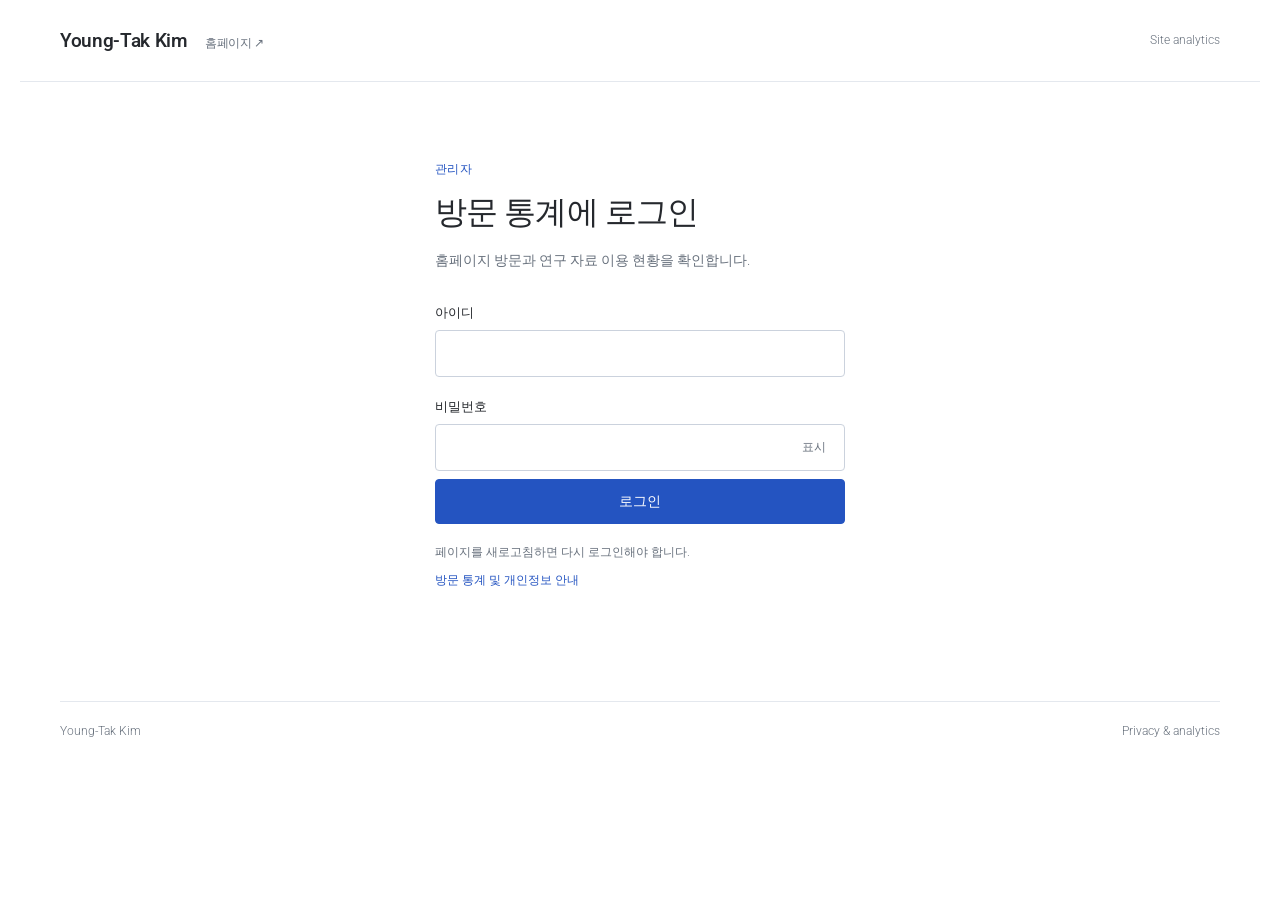
<file: admin/index.html>
<!doctype html>
<html lang="ko">
<head>
  <meta charset="utf-8">
  <meta name="viewport" content="width=device-width, initial-scale=1">
  <meta name="robots" content="noindex,nofollow,noarchive">
  <meta name="referrer" content="no-referrer">
  <meta name="color-scheme" content="light">
  <meta http-equiv="Content-Security-Policy" content="default-src 'self'; connect-src 'self' https://youngtak-site-analytics.wellchar512.chatgpt.site; script-src 'self'; style-src 'self'; font-src 'self'; img-src 'self' data:; base-uri 'none'; form-action 'none'">
  <title>방문 통계 — Young-Tak Kim</title>
  <link rel="icon" href="../assets/favicon.svg" type="image/svg+xml">
  <link rel="stylesheet" href="../assets/fonts/roboto.css">
  <link rel="stylesheet" href="admin.css?v=utm-20261113">
  <script src="admin.js?v=document-utm-20261114" defer></script>
</head>
<body>
  <a class="skip-link" href="#main">본문으로 이동</a>
  <header class="site-header">
    <a class="site-name" href="../">Young-Tak Kim <span>홈페이지 ↗</span></a>
    <div class="header-actions"><span class="header-label">Site analytics</span><button id="logout" class="text-button" type="button" hidden>로그아웃</button></div>
  </header>
  <main id="main">
    <section id="login-panel" class="login-panel" aria-labelledby="login-title">
      <p class="eyebrow">관리자</p>
      <h1 id="login-title">방문 통계에 로그인</h1>
      <p class="login-intro">홈페이지 방문과 연구 자료 이용 현황을 확인합니다.</p>
      <form id="login-form" method="post">
        <label for="username">아이디</label>
        <input id="username" name="username" type="text" autocomplete="username" autocapitalize="none" spellcheck="false" required maxlength="100">
        <label for="password">비밀번호</label>
        <div class="password-field"><input id="password" name="password" type="password" autocomplete="current-password" required maxlength="256"><button id="toggle-password" type="button" aria-label="비밀번호 표시" aria-pressed="false">표시</button></div>
        <p id="login-message" class="status-message" role="status" aria-live="polite"></p>
        <button id="login-button" class="primary-button" type="submit" disabled>로그인</button>
      </form>
      <p class="login-note">페이지를 새로고침하면 다시 로그인해야 합니다.</p>
      <a class="privacy-link" href="../privacy/">방문 통계 및 개인정보 안내</a>
      <noscript><p class="status-message error">이 페이지를 사용하려면 JavaScript를 켜주세요.</p></noscript>
    </section>

    <section id="dashboard" class="dashboard" aria-labelledby="dashboard-title" hidden>
      <div class="dashboard-heading">
        <div><p class="eyebrow">홈페이지 이용 현황</p><h1 id="dashboard-title">방문 통계</h1><p id="range-description" class="subtle">데이터를 불러오는 중입니다.</p></div>
        <div class="dashboard-tools"><button id="refresh" type="button" class="secondary-button">새로고침</button><button id="export-csv" type="button" class="secondary-button" disabled>CSV 내보내기</button></div>
      </div>
      <div class="report-toolbar">
        <div class="range-buttons" role="group" aria-label="조회 기간"><button type="button" data-days="7" aria-pressed="false">7일</button><button type="button" data-days="30" aria-pressed="true">30일</button><button type="button" data-days="90" aria-pressed="false">90일</button></div>
        <p id="updated-at" class="subtle">모든 날짜와 시간은 UTC 기준입니다.</p>
      </div>
      <p id="dashboard-message" class="status-message" role="status" aria-live="polite"></p>
      <div class="summary-metrics" aria-label="기간 합계">
        <div><h2>페이지 조회</h2><p id="total-pageviews" class="metric-value">—</p><span>홈페이지를 연 횟수</span></div>
        <div><h2>세션</h2><p id="total-sessions" class="metric-value">—</p><span>브라우저 탭 단위 · 사람 수 아님</span></div>
        <div><h2>상호작용</h2><p id="total-interactions" class="metric-value">—</p><span>메뉴·자료 클릭 및 영상 재생</span></div>
      </div>

      <section class="chart-section" aria-labelledby="daily-heading">
        <div class="section-heading"><div><h2 id="daily-heading">일별 추이</h2><p class="subtle">해당 기간에 수집된 기록</p></div><label class="chart-select" for="chart-metric">표시<select id="chart-metric"><option value="pageviews">페이지 조회</option><option value="sessions">세션</option><option value="interactions">상호작용</option></select></label></div>
        <div id="chart-empty" class="empty-state" hidden>선택한 기간에 수집된 기록이 없습니다.</div>
        <svg id="daily-chart" viewBox="0 0 960 260" role="img" aria-labelledby="chart-title chart-description"><title id="chart-title">일별 페이지 조회</title><desc id="chart-description">데이터를 불러오는 중입니다.</desc></svg>
        <details class="daily-details"><summary>일별 숫자 보기</summary><div class="table-scroll"><table><caption class="sr-only">UTC 기준 일별 이용 통계</caption><thead><tr><th scope="col">날짜 · UTC</th><th scope="col" class="number">조회</th><th scope="col" class="number">세션</th><th scope="col" class="number">상호작용</th></tr></thead><tbody id="daily-table"></tbody></table></div></details>
      </section>

      <div class="rank-grid">
        <section class="rank-section" aria-labelledby="countries-heading"><h2 id="countries-heading">국가</h2><p class="subtle">접속 국가별 기록</p><ol id="countries-list" class="rank-list"></ol></section>
        <section class="rank-section" aria-labelledby="sources-heading"><h2 id="sources-heading">공유 링크별 유입</h2><p class="subtle">UTM 태그 기준 · 페이지 조회</p><ol id="sources-list" class="rank-list"></ol><p id="untagged-count" class="subtle source-note"></p></section>
        <section class="rank-section" aria-labelledby="referrers-heading"><h2 id="referrers-heading">이전 사이트</h2><p class="subtle">브라우저가 전달한 유입 도메인</p><ol id="referrers-list" class="rank-list"></ol></section>
        <section class="rank-section" aria-labelledby="devices-heading"><h2 id="devices-heading">기기</h2><p class="subtle">기기 유형별 이용 기록</p><ol id="devices-list" class="rank-list"></ol></section>
        <section class="rank-section" aria-labelledby="browsers-heading"><h2 id="browsers-heading">브라우저</h2><p class="subtle">브라우저 종류별 이용 기록</p><ol id="browsers-list" class="rank-list"></ol></section>
        <section class="rank-section" aria-labelledby="events-heading"><h2 id="events-heading">상호작용 종류</h2><p class="subtle">실제로 발생한 클릭과 재생</p><ol id="events-list" class="rank-list"></ol></section>
      </div>

      <section class="recent-section" aria-labelledby="recent-heading">
        <div class="section-heading"><h2 id="recent-heading">최근 기록</h2><p id="recent-count" class="subtle">최대 100건</p></div>
        <div class="table-scroll" tabindex="0" role="region" aria-label="최근 이용 기록 표, 가로 스크롤 가능"><table class="recent-table"><caption class="sr-only">최근 홈페이지 이용 기록, 모든 시간 UTC</caption><thead><tr><th scope="col">시간 · UTC</th><th scope="col">종류</th><th scope="col">대상</th><th scope="col">국가</th><th scope="col">기기</th><th scope="col">브라우저</th><th scope="col">공유 링크</th><th scope="col">이전 사이트</th></tr></thead><tbody id="recent-table"></tbody></table></div>
        <p id="recent-empty" class="empty-state" hidden>선택한 기간에 이용 기록이 없습니다.</p>
      </section>
      <aside class="collection-notes" aria-label="통계 안내">
        <p id="collection-start">수집 시작일 확인 중</p>
        <p id="geo-note">접속 국가는 호스팅에서 제공하는 정보를 사용합니다.</p>
        <p>국가·유입·기기·브라우저의 숫자는 수집된 기록 수이며, 개인별 방문 횟수가 아닙니다.</p>
        <p>세션은 브라우저 탭별 임시 식별자로 집계합니다. 실제 방문자 수와 같지 않으며, 동일한 사람이 여러 세션으로 나타날 수 있습니다. 통계는 최근 90일을 대상으로 하며, 더 오래된 기록은 이후 서비스 요청에 따른 정리 작업에서 삭제됩니다.</p>
        <label class="optout-control"><input id="owner-optout" type="checkbox" checked>이 브라우저의 내 방문을 통계에서 제외</label>
        <p id="optout-note" class="subtle">로그인한 브라우저는 기본적으로 제외됩니다. 이 설정은 이 브라우저에만 적용됩니다.</p>
      </aside>
    </section>
  </main>
  <footer><span>Young-Tak Kim</span><a href="../privacy/">Privacy &amp; analytics</a></footer>
</body>
</html>
</file>
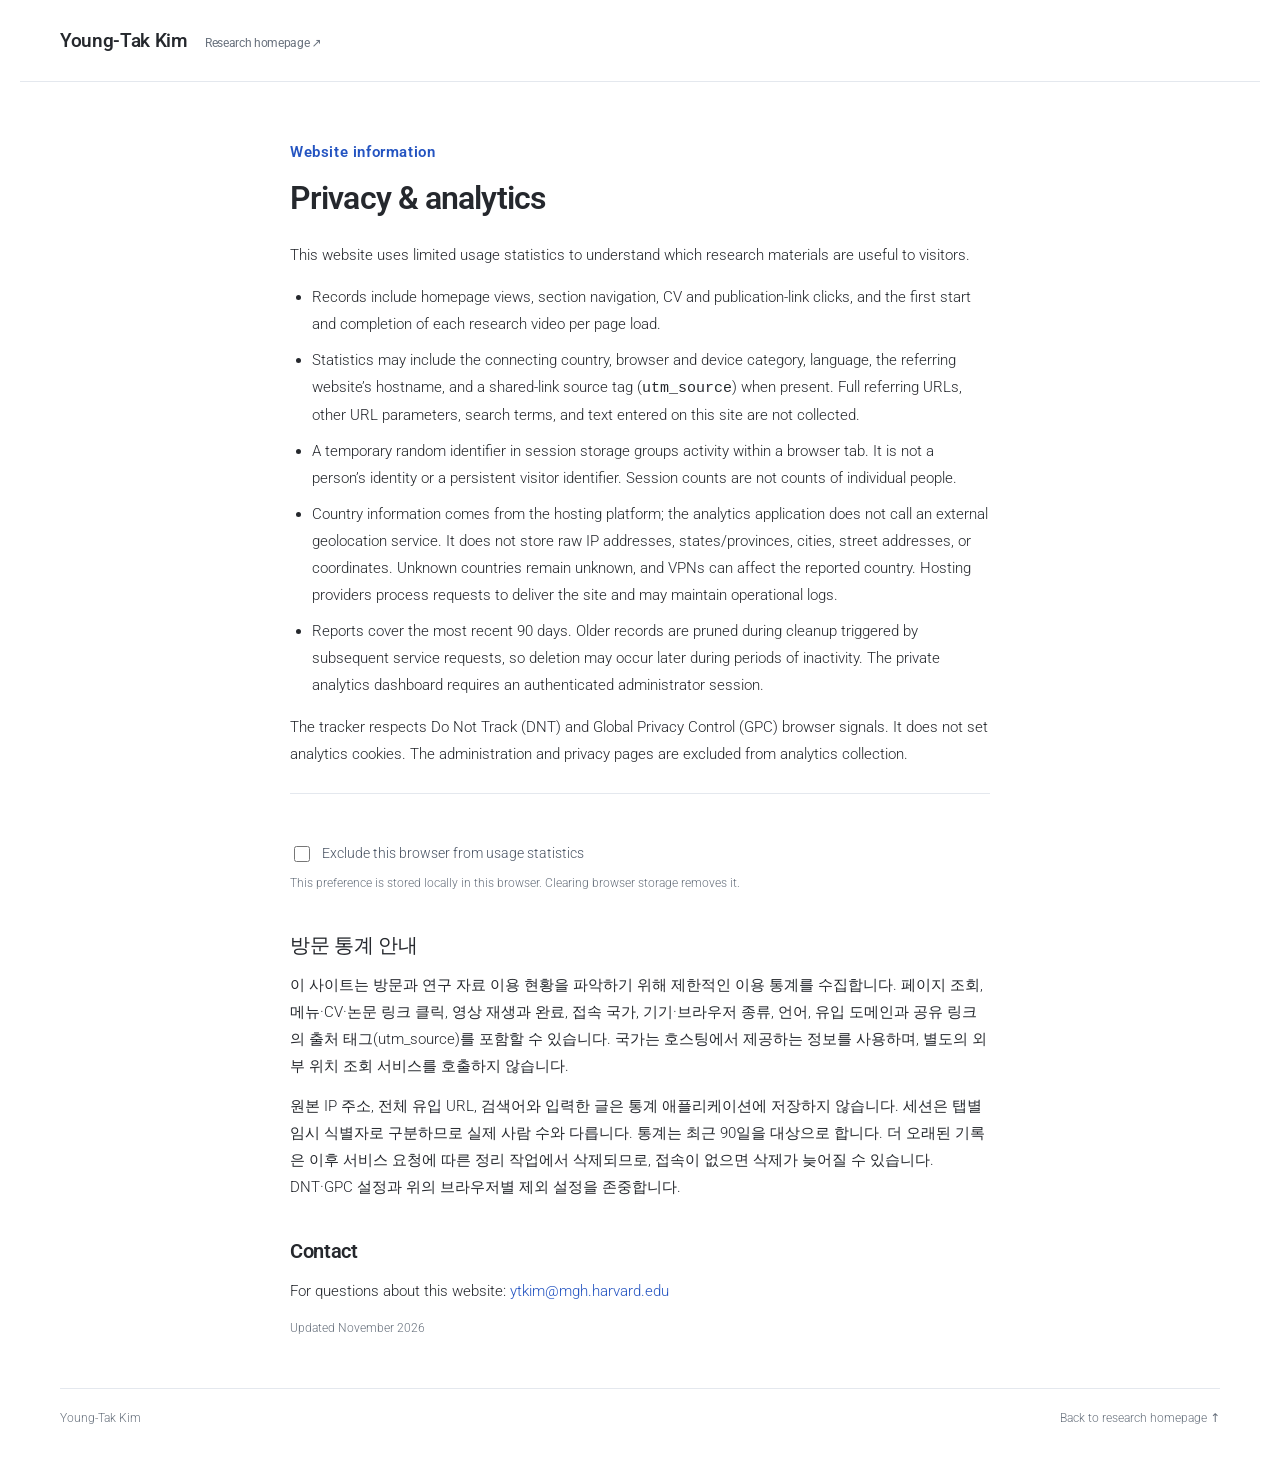
<file: privacy/index.html>
<!doctype html>
<html lang="en">
<head>
  <meta charset="utf-8">
  <meta name="viewport" content="width=device-width, initial-scale=1">
  <meta name="color-scheme" content="light">
  <meta name="referrer" content="no-referrer">
  <meta http-equiv="Content-Security-Policy" content="default-src 'self'; script-src 'self'; style-src 'self'; font-src 'self'; img-src 'self' data:; base-uri 'none'; form-action 'none'">
  <title>Privacy &amp; analytics — Young-Tak Kim</title>
  <meta name="description" content="How this research website uses limited usage statistics and how to opt out.">
  <link rel="canonical" href="https://young-tak.github.io/privacy/">
  <link rel="icon" href="../assets/favicon.svg" type="image/svg+xml">
  <link rel="stylesheet" href="../assets/fonts/roboto.css">
  <link rel="stylesheet" href="../admin/admin.css?v=roboto-20261112">
  <script src="../admin/admin.js" defer></script>
</head>
<body>
  <header class="site-header"><a class="site-name" href="../">Young-Tak Kim <span>Research homepage ↗</span></a></header>
  <main id="main" class="privacy-main">
    <p class="eyebrow">Website information</p>
    <h1>Privacy &amp; analytics</h1>
    <p>This website uses limited usage statistics to understand which research materials are useful to visitors.</p>
    <ul>
      <li>Records include homepage views, section navigation, CV and publication-link clicks, and the first start and completion of each research video per page load.</li>
      <li>Statistics may include the connecting country, browser and device category, language, the referring website’s hostname, and a shared-link source tag (<code>utm_source</code>) when present. Full referring URLs, other URL parameters, search terms, and text entered on this site are not collected.</li>
      <li>A temporary random identifier in session storage groups activity within a browser tab. It is not a person’s identity or a persistent visitor identifier. Session counts are not counts of individual people.</li>
      <li>Country information comes from the hosting platform; the analytics application does not call an external geolocation service. It does not store raw IP addresses, states/provinces, cities, street addresses, or coordinates. Unknown countries remain unknown, and VPNs can affect the reported country. Hosting providers process requests to deliver the site and may maintain operational logs.</li>
      <li>Reports cover the most recent 90 days. Older records are pruned during cleanup triggered by subsequent service requests, so deletion may occur later during periods of inactivity. The private analytics dashboard requires an authenticated administrator session.</li>
    </ul>
    <p>The tracker respects Do Not Track (DNT) and Global Privacy Control (GPC) browser signals. It does not set analytics cookies. The administration and privacy pages are excluded from analytics collection.</p>
    <div class="privacy-control">
      <label class="optout-control"><input id="privacy-optout" type="checkbox">Exclude this browser from usage statistics</label>
      <p class="subtle">This preference is stored locally in this browser. Clearing browser storage removes it.</p>
      <p id="privacy-optout-status" class="status-message" role="status" aria-live="polite"></p>
    </div>
    <section lang="ko" aria-labelledby="korean-notice">
      <h2 id="korean-notice">방문 통계 안내</h2>
      <p>이 사이트는 방문과 연구 자료 이용 현황을 파악하기 위해 제한적인 이용 통계를 수집합니다. 페이지 조회, 메뉴·CV·논문 링크 클릭, 영상 재생과 완료, 접속 국가, 기기·브라우저 종류, 언어, 유입 도메인과 공유 링크의 출처 태그(utm_source)를 포함할 수 있습니다. 국가는 호스팅에서 제공하는 정보를 사용하며, 별도의 외부 위치 조회 서비스를 호출하지 않습니다.</p>
      <p>원본 IP 주소, 전체 유입 URL, 검색어와 입력한 글은 통계 애플리케이션에 저장하지 않습니다. 세션은 탭별 임시 식별자로 구분하므로 실제 사람 수와 다릅니다. 통계는 최근 90일을 대상으로 합니다. 더 오래된 기록은 이후 서비스 요청에 따른 정리 작업에서 삭제되므로, 접속이 없으면 삭제가 늦어질 수 있습니다. DNT·GPC 설정과 위의 브라우저별 제외 설정을 존중합니다.</p>
    </section>
    <h2>Contact</h2>
    <p>For questions about this website: <a href="mailto:ytkim@mgh.harvard.edu">ytkim@mgh.harvard.edu</a></p>
    <p class="subtle">Updated November 2026</p>
  </main>
  <footer><span>Young-Tak Kim</span><a href="../">Back to research homepage ↑</a></footer>
</body>
</html>
</file>
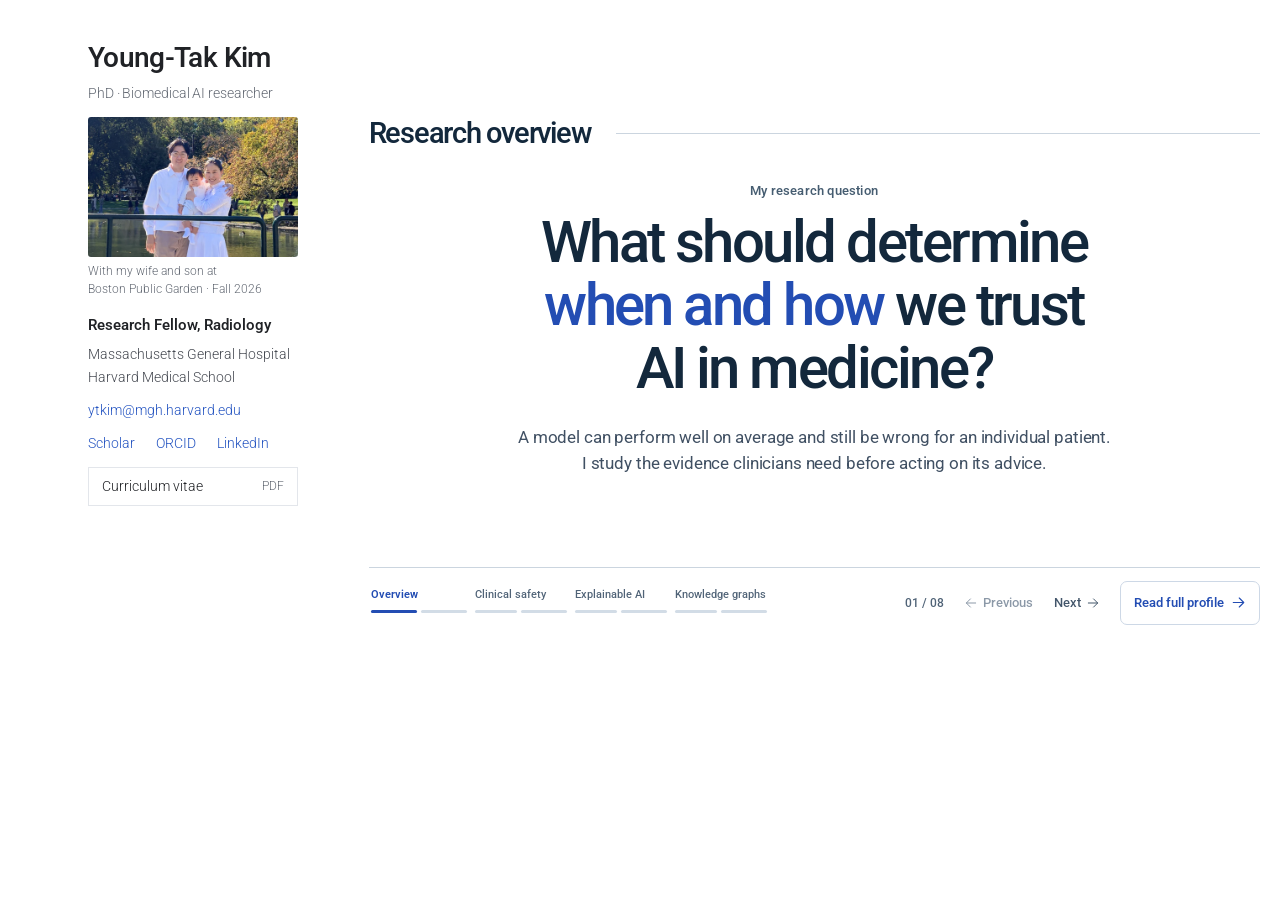
<file: research/index.html>
<!doctype html>
<html lang="en" data-view="story">
<head>
<meta charset="utf-8">
<meta name="viewport" content="width=device-width, initial-scale=1">
<meta name="color-scheme" content="light">
<style>@media (prefers-reduced-motion: no-preference) { @view-transition { navigation: auto; } }</style>
<title>Research story — Young-Tak Kim</title>
<meta name="description" content="Young-Tak Kim’s research on clinical AI safety, explainable biomedical AI, and knowledge graphs.">
<link rel="canonical" href="https://young-tak.github.io/research/">
<meta property="og:title" content="Research story — Young-Tak Kim">
<meta property="og:url" content="https://young-tak.github.io/research/">
<link rel="icon" href="../assets/favicon.svg" type="image/svg+xml">
<link rel="preload" as="font" href="../assets/fonts/roboto-latin-variable.woff2" type="font/woff2" crossorigin>
<link rel="stylesheet" href="../assets/fonts/roboto.css">
<link rel="stylesheet" href="../styles.css?v=roboto-20261112">
<link rel="stylesheet" href="../refinements.css?v=research-20261122">
<link rel="stylesheet" href="../story-stage.css?v=quiet-1">
<script defer blocking="render" src="../research-motion.js?v=profile-entry-1"></script>
<script defer src="../analytics.js?v=story-1"></script>
</head>
<body>
<a class="skip-link" href="#main">Skip to research</a>
<header class="story-mobile-header"><a href="../">Young-Tak Kim <small>PhD</small></a><span>Research story</span></header>
<div class="page-shell" id="top">
<aside aria-label="About Young-Tak Kim" class="profile">
<div class="profile-top">
<a class="name-link" href="../"><span class="story-name">Young-Tak Kim</span></a><p class="profile-identity">PhD · Biomedical AI researcher</p><figure class="profile-photo">
<a aria-label="View family photograph at Boston Public Garden" href="../assets/photos/boston-public-garden-family-2026.webp" rel="noopener" target="_blank">
<img alt="With my wife and son at Boston Public Garden in fall 2026." decoding="async" fetchpriority="high" height="1334" src="../assets/photos/boston-public-garden-family-2026.webp" width="1000"/>
</a><figcaption>With my wife and son at <br/>Boston Public Garden · Fall 2026</figcaption></figure><div class="profile-details"><p class="role">Research Fellow, Radiology</p><p class="affiliation">Massachusetts General Hospital<br/>Harvard Medical School</p><a class="profile-email" href="mailto:ytkim@mgh.harvard.edu">ytkim@mgh.harvard.edu</a><div class="profile-resources"><div class="profile-links">
<a href="https://scholar.google.co.kr/citations?user=4RyYKDAAAAAJ" rel="noopener noreferrer" target="_blank">Scholar</a>
<a href="https://orcid.org/0000-0003-3604-6580" rel="noopener noreferrer" target="_blank">ORCID</a>
<a href="https://www.linkedin.com/in/young-tak-kim/" rel="noopener noreferrer" target="_blank">LinkedIn</a>
</div><a class="cv-link" href="../assets/Young_Tak_Kim_CV_2026.pdf" rel="noopener" target="_blank">Curriculum vitae <span>PDF</span></a></div></div>
</div>
</aside>
<main id="main">
<section id="research" aria-labelledby="research-story-title">
<div class="story-track">
<div class="story-stage">
<header class="story-header"><h1 class="story-title" id="research-story-title">Research story</h1></header>
<div class="story-layout" id="research-slide">
<article class="story-panel story-panel--opening">
<h2 class="story-panel-title">Research overview</h2>
<div class="story-text"><p class="story-kicker">My research question</p>
<p class="story-line" data-scene="evidence">
<strong class="story-key">What should determine <em>when and how</em> we trust AI in medicine?</strong>
<span class="story-detail">A model can perform well on average and still be wrong for an individual patient.<br> I study the evidence clinicians need before acting on its advice.</span></p></div>
</article>
<article class="story-panel">
<h2 class="story-panel-title">Research overview</h2>
<div class="story-text"><p class="story-kicker">Long-term goal</p>
<p class="story-line" data-scene="judgment">
<strong class="story-key">What stays with the clinician <em>when the AI is switched off?</em></strong>
<span class="story-detail">My goal is <b>safe AI for clinical practice</b> that helps clinicians recognize errors and strengthen their <b>independent clinical judgment</b> over time.</span></p></div>
<figure class="story-art">
<svg class="story-scene" data-scene="judgment" xmlns="http://www.w3.org/2000/svg" viewBox="0 0 500 310" role="img" aria-labelledby="story-judgment-title story-judgment-desc" font-family="Roboto, Arial, sans-serif" stroke-linecap="round" stroke-linejoin="round">
  <title id="story-judgment-title">Clinical expertise after AI introduction</title>
  <desc id="story-judgment-desc">A conceptual branching trajectory. The rising path represents continued growth in clinical judgment. A dashed falling path represents deskilling.</desc>
  <defs>
  <mask id="plate-judgment-dash" maskUnits="userSpaceOnUse" x="0" y="0" width="500" height="310"><path d="M179 151C257 139 336 179 467 210" fill="none" stroke="#fff" stroke-width="12" data-draw="" data-from="0.38" data-to="0.9" pathLength="1"/></mask>
  </defs>
  <text x="17" y="28" fill="#152f50" text-anchor="start" font-size="19" font-weight="600">Clinical expertise</text>
  <path d="M40 78H473" fill="none" stroke="#dce6f1" stroke-width="1"/>
  <path d="M40 131H473" fill="none" stroke="#dce6f1" stroke-width="1"/>
  <path d="M40 185H473" fill="none" stroke="#dce6f1" stroke-width="1"/>
  <path d="M40 239H473" fill="none" stroke="#dce6f1" stroke-width="1"/>
  <path d="M40 47v197h432" fill="none" stroke="#b5c8dd" stroke-width="1.4"/>
  <path d="M179 151C244 136 351 71 468 54L468 210C337 179 257 139 179 151Z" fill="#f0f5fd"/>
  <path d="M231 135v16" fill="none" stroke="#e1eafb" stroke-width="1"/>
  <path d="M273 118v37" fill="none" stroke="#e1eafb" stroke-width="1"/>
  <path d="M315 101v63" fill="none" stroke="#e1eafb" stroke-width="1"/>
  <path d="M357 83v95" fill="none" stroke="#e1eafb" stroke-width="1"/>
  <path d="M399 70v122" fill="none" stroke="#e1eafb" stroke-width="1"/>
  <path d="M441 59v142" fill="none" stroke="#e1eafb" stroke-width="1"/>
  <path d="M179 55v191" fill="none" stroke="#4f6885" stroke-width="1.3" stroke-dasharray="3 5"/>
  <path d="M48 226C90 219 118 165 179 151C244 136 351 71 468 54" fill="none" stroke="#c1d3e8" stroke-width="2.6"/>
  <path d="M48 226C90 219 118 165 179 151" fill="none" stroke="#152f50" stroke-width="3.6" data-draw="" data-from="0" data-to="0.25" pathLength="1"/>
  <path d="M179 151C244 136 351 71 468 54" fill="none" stroke="#175aca" stroke-width="4.6" data-draw="" data-from="0.22" data-to="0.75" pathLength="1" id="plate-judgment-up"/>
  <circle cx="0" cy="0" r="4.3" fill="#175aca" data-follow="plate-judgment-up" data-from="0.22" data-to="0.75" aria-hidden="true"/>
  <g data-appear="" data-from="0.72" data-to="0.88">
  <path d="m460 49 9 4-6 9" fill="none" stroke="#175aca" stroke-width="3"/>
  </g>
  <path d="M179 151C257 139 336 179 467 210" fill="none" stroke="#ad4651" stroke-width="3" stroke-dasharray="6 6" mask="url(#plate-judgment-dash)"/>
  <circle cx="179" cy="151" r="5.5" fill="white" stroke="#152f50" stroke-width="2.4"/>
  <text x="178" y="272" fill="#152f50" text-anchor="middle" font-size="17" font-weight="550">AI introduced</text>
  <text x="473" y="271" fill="#4f6885" text-anchor="end" font-size="17" font-weight="450">Time</text>
  <g data-appear="" data-from="0.42" data-to="0.71">
  <text x="473" y="34" fill="#175aca" text-anchor="end" font-size="19" font-weight="600">Continued growth</text>
  </g>
  <g data-appear="" data-from="0.7" data-to="0.93">
  <text x="472" y="232" fill="#ad4651" text-anchor="end" font-size="18" font-weight="600">Deskilling</text>
  </g>
</svg>
<figcaption class="story-caption">The two paths show how clinical judgment could strengthen or erode with repeated AI use.</figcaption></figure>
</article>
<article class="story-panel">
<h2 class="story-panel-title">Clinical AI safety</h2>
<div class="story-text"><p class="story-kicker">Current work</p>
<p class="story-line" data-scene="reliability">
<strong class="story-key">Where does a model become <em>reliable enough to act on?</em></strong>
<span class="story-detail">I developed the <a href="https://doi.org/10.1038/s41746-026-02450-7">Safety-Aware Receiver Operating Characteristic (SA-ROC)</a> framework to distinguish rule-in, rule-out, and review zones. My next step is to test how those boundaries shift across patient cohorts.</span></p></div>
<figure class="story-art">
<svg class="story-scene" data-scene="reliability" xmlns="http://www.w3.org/2000/svg" viewBox="0 0 500 310" role="img" aria-labelledby="story-reliability-title story-reliability-desc" font-family="Roboto, Arial, sans-serif" stroke-linecap="round" stroke-linejoin="round">
  <title id="story-reliability-title">A clinical reliability target in two different cohorts</title>
  <desc id="story-reliability-desc">Schematic rule-out, review, and rule-in zones share a score axis. Moving boundaries illustrate the proposed reassessment in a new cohort, not observed thresholds.</desc>
  <defs>
  <pattern id="plate-reliability-hatch" patternUnits="userSpaceOnUse" width="7" height="7"><rect width="7" height="7" fill="#f0f5fb"/><path d="M-1 1 1-1M0 7 7 0M6 8 8 6" stroke="#a9bed9" stroke-width="1"/></pattern>
  </defs>
  <text x="24" y="29" fill="#152f50" text-anchor="start" font-size="20" font-weight="600">Reference cohort</text>
  <rect x="24" y="51" width="145" height="31" fill="#adc8f0"/><rect x="169" y="51" width="157" height="31" fill="url(#plate-reliability-hatch)"/><rect x="326" y="51" width="152" height="31" fill="#3b6caa"/><path d="M24 82H478" fill="none" stroke="#152f50" stroke-width="1"/>
  <path d="M169 47v39" fill="none" stroke="#152f50" stroke-width="2.2"/><path d="M164 43h10l-5 5Z" fill="#152f50"/><path d="M326 47v39" fill="none" stroke="#152f50" stroke-width="2.2"/><path d="M321 43h10l-5 5Z" fill="#152f50"/>
  <text x="99" y="72" fill="#152f50" text-anchor="middle" font-size="15" font-weight="600">Rule out</text>
  <text x="247" y="72" fill="#152f50" text-anchor="middle" font-size="15" font-weight="600">Review</text>
  <text x="400" y="72" fill="#fff" text-anchor="middle" font-size="15" font-weight="600">Rule in</text>
  <path d="M169 85 326 85 370 170 132 170Z" fill="#eff4fb"/>
  <path d="M169 85v80m157-80v80" fill="none" stroke="#b5c8dd" stroke-width="1" stroke-dasharray="3 5"/>
  <path d="M169 85 132 169m194-84 44 84" fill="none" stroke="#175aca" stroke-width="2.8" data-draw="" data-from="0.18" data-to="0.67" pathLength="1"/>
  <text x="24" y="152" fill="#152f50" text-anchor="start" font-size="20" font-weight="600">New cohort</text>
  <rect x="24" y="174" width="108" height="31" fill="#adc8f0"/><rect x="132" y="174" width="238" height="31" fill="url(#plate-reliability-hatch)"/><rect x="370" y="174" width="108" height="31" fill="#3b6caa"/><path d="M24 205H478" fill="none" stroke="#152f50" stroke-width="1"/>
  <g data-shift-x="37" data-shift-y="0" data-from="0.17" data-to="0.68">
  <path d="M132 169v39" fill="none" stroke="#175aca" stroke-width="3"/><circle cx="132" cy="172" r="4" fill="#175aca"/>
  </g>
  <g data-shift-x="-44" data-shift-y="0" data-from="0.17" data-to="0.68">
  <path d="M370 169v39" fill="none" stroke="#175aca" stroke-width="3"/><circle cx="370" cy="172" r="4" fill="#175aca"/>
  </g>
  <path d="M26 205v6" fill="none" stroke="#b5c8dd" stroke-width="1.4"/><path d="M41 205v6" fill="none" stroke="#b5c8dd" stroke-width="1.4"/><path d="M56 205v6" fill="none" stroke="#b5c8dd" stroke-width="1.4"/><path d="M71 205v6" fill="none" stroke="#b5c8dd" stroke-width="1.4"/><path d="M86 205v6" fill="none" stroke="#b5c8dd" stroke-width="1.4"/><path d="M101 205v6" fill="none" stroke="#b5c8dd" stroke-width="1.4"/><path d="M116 205v6" fill="none" stroke="#b5c8dd" stroke-width="1.4"/><path d="M131 205v6" fill="none" stroke="#b5c8dd" stroke-width="1.4"/><path d="M146 205v6" fill="none" stroke="#b5c8dd" stroke-width="1.4"/><path d="M161 205v6" fill="none" stroke="#b5c8dd" stroke-width="1.4"/><path d="M176 205v6" fill="none" stroke="#b5c8dd" stroke-width="1.4"/><path d="M191 205v6" fill="none" stroke="#b5c8dd" stroke-width="1.4"/><path d="M206 205v6" fill="none" stroke="#b5c8dd" stroke-width="1.4"/><path d="M221 205v6" fill="none" stroke="#b5c8dd" stroke-width="1.4"/><path d="M236 205v6" fill="none" stroke="#b5c8dd" stroke-width="1.4"/><path d="M251 205v6" fill="none" stroke="#b5c8dd" stroke-width="1.4"/><path d="M266 205v6" fill="none" stroke="#b5c8dd" stroke-width="1.4"/><path d="M281 205v6" fill="none" stroke="#b5c8dd" stroke-width="1.4"/><path d="M296 205v6" fill="none" stroke="#b5c8dd" stroke-width="1.4"/><path d="M311 205v6" fill="none" stroke="#b5c8dd" stroke-width="1.4"/><path d="M326 205v6" fill="none" stroke="#b5c8dd" stroke-width="1.4"/><path d="M341 205v6" fill="none" stroke="#b5c8dd" stroke-width="1.4"/><path d="M356 205v6" fill="none" stroke="#b5c8dd" stroke-width="1.4"/><path d="M371 205v6" fill="none" stroke="#b5c8dd" stroke-width="1.4"/><path d="M386 205v6" fill="none" stroke="#b5c8dd" stroke-width="1.4"/><path d="M401 205v6" fill="none" stroke="#b5c8dd" stroke-width="1.4"/><path d="M416 205v6" fill="none" stroke="#b5c8dd" stroke-width="1.4"/><path d="M431 205v6" fill="none" stroke="#b5c8dd" stroke-width="1.4"/><path d="M446 205v6" fill="none" stroke="#b5c8dd" stroke-width="1.4"/><path d="M461 205v6" fill="none" stroke="#b5c8dd" stroke-width="1.4"/><path d="M476 205v6" fill="none" stroke="#b5c8dd" stroke-width="1.4"/>
  <path d="M24 235h452m-7-4 7 4-7 4" fill="none" stroke="#152f50" stroke-width="1.7"/>
  <text x="24" y="260" fill="#4f6885" text-anchor="start" font-size="16" font-weight="450">Lower score</text>
  <text x="478" y="260" fill="#4f6885" text-anchor="end" font-size="16" font-weight="450">Higher score</text>
  <g data-appear="" data-from="0.66" data-to="0.9">
  <text x="251" y="293" fill="#175aca" text-anchor="middle" font-size="18" font-weight="600">Reassess the review zone</text>
  </g>
</svg>
<figcaption class="story-caption">The hatched review zone may shift when the same reliability target is applied to a new cohort.</figcaption></figure>
</article>
<article class="story-panel">
<h2 class="story-panel-title">Clinical AI safety</h2>
<div class="story-text"><p class="story-kicker">Next study</p>
<p class="story-line" data-scene="llm">
<strong class="story-key">A clinician and an AI can <em>agree on the same mistake.</em></strong>
<span class="story-detail">Building on our <a href="../#pub-01">mammography reader study</a>, I plan to test how large language models communicate uncertainty and whether independent review reveals errors clinicians and AI miss together.</span></p></div>
<figure class="story-art">
<svg class="story-scene" data-scene="llm" xmlns="http://www.w3.org/2000/svg" viewBox="0 0 500 310" role="img" aria-labelledby="story-llm-title story-llm-desc" font-family="Roboto, Arial, sans-serif" stroke-linecap="round" stroke-linejoin="round">
  <title id="story-llm-title">Independent review of an agreed decision</title>
  <desc id="story-llm-desc">Two matching judgments on the same case lead to a separate review of the underlying examination. The review tests for a finding both judgments could miss.</desc>
  <rect x="17" y="28" width="208" height="207" fill="#e6eef8"/>
  <rect x="12" y="22" width="208" height="207" fill="#f8fafd" stroke="#b5c8dd" stroke-width="1.3"/>
  <rect x="12" y="22" width="6" height="207" fill="#152f50"/>
  <text x="32" y="56" fill="#152f50" text-anchor="start" font-size="22" font-weight="600">Same case</text>
  <path d="M32 72H198" fill="none" stroke="#b5c8dd" stroke-width="1.2"/>
  <text x="32" y="99" fill="#4f6885" text-anchor="start" font-size="17" font-weight="550">AI advice</text>
  <path d="M32 114h115m-115 9h73" fill="none" stroke="#9bb1cb" stroke-width="2.5"/>
  <text x="32" y="159" fill="#4f6885" text-anchor="start" font-size="17" font-weight="550">Clinician judgment</text>
  <path d="M32 174h115m-115 9h73" fill="none" stroke="#9bb1cb" stroke-width="2.5"/>
  <g data-appear="" data-from="0" data-to="0.27">
  <path d="m166 112 6 6 12-15m-18 69 6 6 12-15" fill="none" stroke="#175aca" stroke-width="3.3"/>
  </g>
  <path d="M205 115h37v63h-37" fill="none" stroke="#152f50" stroke-width="1.6"/>
  <path d="M242 146H296" fill="none" stroke="#c1d7f3" stroke-width="2"/>
  <path d="M242 146H296" fill="none" stroke="#175aca" stroke-width="2.5" data-draw="" data-from="0.15" data-to="0.46" pathLength="1"/>
  <circle cx="372" cy="150" r="89" fill="#e1ebf7"/>
  <circle cx="372" cy="150" r="81" fill="#284561"/>
  <defs><clipPath id="plate-llm-lens"><circle cx="372" cy="150" r="79"/></clipPath></defs>
  <g clip-path="url(#plate-llm-lens)">
    <rect x="293" y="71" width="158" height="158" fill="#1a2736"/>
    <image href="../assets/research/nci-mammogram-2553.webp" x="306" y="-87" width="1320" height="1819"/>
  </g>
  <g data-shift-x="25" data-shift-y="-19" data-from="0.22" data-to="0.69">
  <g data-appear="" data-from="0.26" data-to="0.6">
  <path d="M343 141v-13h13m20 0h13v13m0 20v13h-13m-20 0h-13v-13" fill="none" stroke="#b9deff" stroke-width="2.4"/>
  </g>
  </g>
  <path d="M405 221l31 29" fill="none" stroke="#496381" stroke-width="7"/>
  <path d="M405 221l31 29" fill="none" stroke="#152f50" stroke-width="4.8"/>
  <text x="369" y="34" fill="#152f50" text-anchor="middle" font-size="20" font-weight="600">Independent review</text>
  <g data-appear="" data-from="0.65" data-to="0.93">
  <text x="249" y="285" fill="#175aca" text-anchor="middle" font-size="20" font-weight="550">Could both judgments miss a finding?</text>
  </g>
</svg>
<figcaption class="story-caption">An independent reviewer reads the exam without seeing the AI advice or the clinician’s report.</figcaption></figure>
</article>
<article class="story-panel">
<h2 class="story-panel-title">Explainable biomedical AI</h2>
<div class="story-text"><p class="story-kicker">Current work</p>
<p class="story-line" data-scene="spectrum">
<strong class="story-key">Which Raman peaks <em>distinguish species?</em></strong>
<span class="story-detail">In our <a href="https://doi.org/10.1021/acsnano.6c00119"><cite>ACS Nano</cite> study</a>, we traced bacterial classifications to features in the spectrum and organized those features into a barcode.</span></p></div>
<figure class="story-art">
<svg class="story-scene" data-scene="spectrum" xmlns="http://www.w3.org/2000/svg" viewBox="0 0 500 310" role="img" aria-labelledby="story-spectrum-title story-spectrum-desc" font-family="Roboto, Arial, sans-serif" stroke-linecap="round" stroke-linejoin="round">
  <title id="story-spectrum-title">From a targeted Raman measurement to a spectral barcode</title>
  <desc id="story-spectrum-desc">A schematic nanoparticle-tagged bacterium appears beside an illustrative Raman spectrum. Three peaks are traced to their matching bands in a barcode. No measured intensities or frequencies are shown.</desc>
  <text x="13" y="29" fill="#152f50" text-anchor="start" font-size="19" font-weight="600">Targeted SERS</text>
  <text x="480" y="29" fill="#152f50" text-anchor="end" font-size="19" font-weight="600">Raman spectrum</text>
  <path d="M164 177h318" fill="none" stroke="#b5c8dd" stroke-width="1.3"/>
  <path d="M170 177v5" fill="none" stroke="#b5c8dd" stroke-width="1"/>
  <path d="M185 177v5" fill="none" stroke="#b5c8dd" stroke-width="1"/>
  <path d="M200 177v5" fill="none" stroke="#b5c8dd" stroke-width="1"/>
  <path d="M215 177v5" fill="none" stroke="#b5c8dd" stroke-width="1"/>
  <path d="M230 177v5" fill="none" stroke="#b5c8dd" stroke-width="1"/>
  <path d="M245 177v5" fill="none" stroke="#b5c8dd" stroke-width="1"/>
  <path d="M260 177v5" fill="none" stroke="#b5c8dd" stroke-width="1"/>
  <path d="M275 177v5" fill="none" stroke="#b5c8dd" stroke-width="1"/>
  <path d="M290 177v5" fill="none" stroke="#b5c8dd" stroke-width="1"/>
  <path d="M305 177v5" fill="none" stroke="#b5c8dd" stroke-width="1"/>
  <path d="M320 177v5" fill="none" stroke="#b5c8dd" stroke-width="1"/>
  <path d="M335 177v5" fill="none" stroke="#b5c8dd" stroke-width="1"/>
  <path d="M350 177v5" fill="none" stroke="#b5c8dd" stroke-width="1"/>
  <path d="M365 177v5" fill="none" stroke="#b5c8dd" stroke-width="1"/>
  <path d="M380 177v5" fill="none" stroke="#b5c8dd" stroke-width="1"/>
  <path d="M395 177v5" fill="none" stroke="#b5c8dd" stroke-width="1"/>
  <path d="M410 177v5" fill="none" stroke="#b5c8dd" stroke-width="1"/>
  <path d="M425 177v5" fill="none" stroke="#b5c8dd" stroke-width="1"/>
  <path d="M440 177v5" fill="none" stroke="#b5c8dd" stroke-width="1"/>
  <path d="M455 177v5" fill="none" stroke="#b5c8dd" stroke-width="1"/>
  <path d="M470 177v5" fill="none" stroke="#b5c8dd" stroke-width="1"/>
  <g transform="rotate(-24 87 113)"><rect x="29" y="89" width="111" height="48" fill="#e1eefa" rx="24" stroke="#152f50" stroke-width="2.6"/><rect x="35" y="95" width="99" height="36" fill="none" rx="18" stroke="#8cabc5" stroke-width="1.2"/><path d="M47 111c12-23 23 20 32-1s16 19 24 4 16 6 23-6" fill="none" stroke="#6f95b5" stroke-width="1.7"/><path d="M49 111c11 21 19-17 31 2s17-13 24-2 15-6 22 0" fill="none" stroke="#6f95b5" stroke-width="1.3"/><circle cx="41" cy="84" r="5.5" fill="#316aa4" stroke="#152f50" stroke-width="1"/><circle cx="39.46" cy="82.46" r="1.595" fill="#b8d9ee"/><circle cx="62" cy="78" r="8" fill="#316aa4" stroke="#152f50" stroke-width="1"/><circle cx="59.76" cy="75.76" r="2.32" fill="#b8d9ee"/><circle cx="85" cy="82" r="5.5" fill="#316aa4" stroke="#152f50" stroke-width="1"/><circle cx="83.46" cy="80.46" r="1.595" fill="#b8d9ee"/><circle cx="110" cy="79" r="6.5" fill="#316aa4" stroke="#152f50" stroke-width="1"/><circle cx="108.18" cy="77.18" r="1.8849999999999998" fill="#b8d9ee"/><circle cx="140" cy="103" r="5.7" fill="#316aa4" stroke="#152f50" stroke-width="1"/><circle cx="138.404" cy="101.404" r="1.653" fill="#b8d9ee"/><circle cx="122" cy="141" r="7.3" fill="#316aa4" stroke="#152f50" stroke-width="1"/><circle cx="119.956" cy="138.956" r="2.117" fill="#b8d9ee"/><circle cx="88" cy="148" r="6.1" fill="#316aa4" stroke="#152f50" stroke-width="1"/><circle cx="86.292" cy="146.292" r="1.7689999999999997" fill="#b8d9ee"/><circle cx="62" cy="146" r="5.2" fill="#316aa4" stroke="#152f50" stroke-width="1"/><circle cx="60.544" cy="144.544" r="1.508" fill="#b8d9ee"/><circle cx="35" cy="132" r="7.1" fill="#316aa4" stroke="#152f50" stroke-width="1"/><circle cx="33.012" cy="130.012" r="2.0589999999999997" fill="#b8d9ee"/><circle cx="22" cy="111" r="5" fill="#316aa4" stroke="#152f50" stroke-width="1"/><circle cx="20.6" cy="109.6" r="1.45" fill="#b8d9ee"/></g>
  <path d="m22 47 22 20m-1-8 2 9-9-1" fill="none" stroke="#5a86b9" stroke-width="1.8"/>
  <path d="M122 86q9-25 32-29m-5-4 7 4-4 6" fill="none" stroke="#6995c1" stroke-width="1.8"/>
  <path d="M119 78q8-29 32-33" fill="none" stroke="#bdcfdf" stroke-width="1.2"/>
  <path d="M162.0 164.0 164.0 166.1 166.1 165.9 168.1 164.0 170.1 163.1 172.2 164.0 174.2 164.7 176.2 162.7 178.3 158.8 180.3 156.1 182.3 157.2 184.3 160.8 186.4 163.4 188.4 164.1 190.4 163.9 192.5 163.6 194.5 162.7 196.5 160.5 198.6 157.2 200.6 153.6 202.6 150.9 204.7 150.7 206.7 153.3 208.7 157.7 210.8 161.3 212.8 162.8 214.8 163.0 216.9 163.6 218.9 164.9 220.9 165.2 222.9 163.6 225.0 161.6 227.0 161.1 229.0 161.4 231.1 158.0 233.1 147.5 235.1 131.4 237.2 116.4 239.2 109.8 241.2 113.9 243.3 125.3 245.3 138.6 247.3 150.3 249.4 158.7 251.4 163.1 253.4 164.1 255.5 163.5 257.5 163.1 259.5 162.6 261.6 160.7 263.6 157.8 265.6 156.7 267.6 158.2 269.7 160.6 271.7 162.2 273.7 163.2 275.8 164.0 277.8 164.2 279.8 163.4 281.9 162.1 283.9 160.4 285.9 157.5 288.0 152.3 290.0 145.9 292.0 142.1 294.1 143.7 296.1 149.5 298.1 155.3 300.2 158.5 302.2 160.3 304.2 162.7 306.2 165.5 308.3 166.4 310.3 164.7 312.3 162.6 314.4 162.4 316.4 163.8 318.4 164.5 320.5 162.4 322.5 155.6 324.5 138.6 326.6 111.0 328.6 92.3 330.6 102.7 332.7 130.7 334.7 151.7 336.7 159.1 338.8 159.0 340.8 156.4 342.8 153.7 344.8 152.2 346.9 152.4 348.9 154.8 350.9 158.5 353.0 161.8 355.0 163.2 357.0 162.5 359.1 161.4 361.1 161.1 363.1 160.4 365.2 157.7 367.2 153.2 369.2 149.4 371.3 148.4 373.3 149.5 375.3 150.2 377.4 150.3 379.4 151.6 381.4 155.3 383.4 159.6 385.5 161.7 387.5 161.3 389.5 160.9 391.6 162.2 393.6 164.3 395.6 164.5 397.7 161.7 399.7 155.9 401.7 146.6 403.8 132.2 405.8 112.6 407.8 92.3 409.9 78.3 411.9 76.7 413.9 87.9 416.0 107.2 418.0 127.5 420.0 142.3 422.1 148.3 424.1 147.4 426.1 146.0 428.1 149.3 430.2 155.4 432.2 159.7 434.2 160.9 436.3 161.5 438.3 163.2 440.3 164.4 442.4 162.4 444.4 157.5 446.4 153.0 448.5 151.7 450.5 153.4 452.5 155.5 454.6 157.0 456.6 158.8 458.6 161.8 460.7 164.4 462.7 164.8 464.7 163.0 466.7 160.2 468.8 158.2 470.8 158.8 472.8 161.1 474.9 162.5 476.9 162.5 478.9 162.7 481.0 163.2 483.0 163.7" fill="none" stroke="#c0cfe1" stroke-width="2.3"/>
  <path d="M162.0 164.0 164.0 166.1 166.1 165.9 168.1 164.0 170.1 163.1 172.2 164.0 174.2 164.7 176.2 162.7 178.3 158.8 180.3 156.1 182.3 157.2 184.3 160.8 186.4 163.4 188.4 164.1 190.4 163.9 192.5 163.6 194.5 162.7 196.5 160.5 198.6 157.2 200.6 153.6 202.6 150.9 204.7 150.7 206.7 153.3 208.7 157.7 210.8 161.3 212.8 162.8 214.8 163.0 216.9 163.6 218.9 164.9 220.9 165.2 222.9 163.6 225.0 161.6 227.0 161.1 229.0 161.4 231.1 158.0 233.1 147.5 235.1 131.4 237.2 116.4 239.2 109.8 241.2 113.9 243.3 125.3 245.3 138.6 247.3 150.3 249.4 158.7 251.4 163.1 253.4 164.1 255.5 163.5 257.5 163.1 259.5 162.6 261.6 160.7 263.6 157.8 265.6 156.7 267.6 158.2 269.7 160.6 271.7 162.2 273.7 163.2 275.8 164.0 277.8 164.2 279.8 163.4 281.9 162.1 283.9 160.4 285.9 157.5 288.0 152.3 290.0 145.9 292.0 142.1 294.1 143.7 296.1 149.5 298.1 155.3 300.2 158.5 302.2 160.3 304.2 162.7 306.2 165.5 308.3 166.4 310.3 164.7 312.3 162.6 314.4 162.4 316.4 163.8 318.4 164.5 320.5 162.4 322.5 155.6 324.5 138.6 326.6 111.0 328.6 92.3 330.6 102.7 332.7 130.7 334.7 151.7 336.7 159.1 338.8 159.0 340.8 156.4 342.8 153.7 344.8 152.2 346.9 152.4 348.9 154.8 350.9 158.5 353.0 161.8 355.0 163.2 357.0 162.5 359.1 161.4 361.1 161.1 363.1 160.4 365.2 157.7 367.2 153.2 369.2 149.4 371.3 148.4 373.3 149.5 375.3 150.2 377.4 150.3 379.4 151.6 381.4 155.3 383.4 159.6 385.5 161.7 387.5 161.3 389.5 160.9 391.6 162.2 393.6 164.3 395.6 164.5 397.7 161.7 399.7 155.9 401.7 146.6 403.8 132.2 405.8 112.6 407.8 92.3 409.9 78.3 411.9 76.7 413.9 87.9 416.0 107.2 418.0 127.5 420.0 142.3 422.1 148.3 424.1 147.4 426.1 146.0 428.1 149.3 430.2 155.4 432.2 159.7 434.2 160.9 436.3 161.5 438.3 163.2 440.3 164.4 442.4 162.4 444.4 157.5 446.4 153.0 448.5 151.7 450.5 153.4 452.5 155.5 454.6 157.0 456.6 158.8 458.6 161.8 460.7 164.4 462.7 164.8 464.7 163.0 466.7 160.2 468.8 158.2 470.8 158.8 472.8 161.1 474.9 162.5 476.9 162.5 478.9 162.7 481.0 163.2 483.0 163.7" fill="none" stroke="#175aca" stroke-width="3" data-draw="" data-from="0.04" data-to="0.58" pathLength="1" id="plate-spectrum-signal"/>
  <g data-appear="" data-from="0.32" data-to="0.55">
  <circle cx="240" cy="108" r="4.7" fill="#fff" stroke="#175aca" stroke-width="2.4"/>
  </g>
  <g data-appear="" data-from="0.4" data-to="0.63">
  <circle cx="329" cy="90" r="4.7" fill="#fff" stroke="#175aca" stroke-width="2.4"/>
  </g>
  <g data-appear="" data-from="0.48" data-to="0.71">
  <circle cx="411" cy="77" r="4.7" fill="#fff" stroke="#175aca" stroke-width="2.4"/>
  </g>
  <text x="17" y="201" fill="#4f6885" text-anchor="start" font-size="16" font-weight="500">Tagged bacterium</text>
  <path d="M88 180v-19" fill="none" stroke="#b5c8dd" stroke-width="1.2"/>
  <rect x="161" y="212" width="321" height="48" fill="#183755"/>
  <rect x="172" y="220" width="2" height="30" fill="#90b0c9"/>
  <rect x="181" y="220" width="4" height="30" fill="#90b0c9"/>
  <rect x="192" y="220" width="2" height="30" fill="#90b0c9"/>
  <rect x="202" y="220" width="1.6" height="30" fill="#90b0c9"/>
  <rect x="210" y="220" width="3.5" height="30" fill="#90b0c9"/>
  <rect x="219" y="220" width="2" height="30" fill="#90b0c9"/>
  <rect x="228" y="220" width="1.7" height="30" fill="#90b0c9"/>
  <rect x="254" y="220" width="2" height="30" fill="#90b0c9"/>
  <rect x="262" y="220" width="3.3" height="30" fill="#90b0c9"/>
  <rect x="271" y="220" width="1.4" height="30" fill="#90b0c9"/>
  <rect x="279" y="220" width="3.2" height="30" fill="#90b0c9"/>
  <rect x="289" y="220" width="1.7" height="30" fill="#90b0c9"/>
  <rect x="298" y="220" width="2" height="30" fill="#90b0c9"/>
  <rect x="309" y="220" width="1" height="30" fill="#90b0c9"/>
  <rect x="319" y="220" width="2" height="30" fill="#90b0c9"/>
  <rect x="342" y="220" width="3" height="30" fill="#90b0c9"/>
  <rect x="351" y="220" width="1.6" height="30" fill="#90b0c9"/>
  <rect x="363" y="220" width="2" height="30" fill="#90b0c9"/>
  <rect x="370" y="220" width="4" height="30" fill="#90b0c9"/>
  <rect x="380" y="220" width="1.5" height="30" fill="#90b0c9"/>
  <rect x="390" y="220" width="3" height="30" fill="#90b0c9"/>
  <rect x="399" y="220" width="1.8" height="30" fill="#90b0c9"/>
  <rect x="429" y="220" width="1" height="30" fill="#90b0c9"/>
  <rect x="436" y="220" width="3" height="30" fill="#90b0c9"/>
  <rect x="446" y="220" width="4" height="30" fill="#90b0c9"/>
  <rect x="455" y="220" width="2" height="30" fill="#90b0c9"/>
  <rect x="465" y="220" width="1.5" height="30" fill="#90b0c9"/>
  <rect x="472" y="220" width="3" height="30" fill="#90b0c9"/>
  <path d="M240 116V211" fill="none" stroke="#7c9cc2" stroke-width="1.2" stroke-dasharray="3 4"/>
  <path d="M329 98V211" fill="none" stroke="#7c9cc2" stroke-width="1.2" stroke-dasharray="3 4"/>
  <path d="M411 85V211" fill="none" stroke="#7c9cc2" stroke-width="1.2" stroke-dasharray="3 4"/>
  <g data-shift-x="0" data-shift-y="-25" data-from="0.52" data-to="0.81">
  <g data-appear="" data-from="0.45" data-to="0.77">
  <rect x="236.8" y="218" width="6.4" height="36" fill="#e1efff"/>
  </g>
  </g>
  <g data-shift-x="0" data-shift-y="-25" data-from="0.58" data-to="0.87">
  <g data-appear="" data-from="0.45" data-to="0.77">
  <rect x="325.8" y="218" width="6.4" height="36" fill="#e1efff"/>
  </g>
  </g>
  <g data-shift-x="0" data-shift-y="-25" data-from="0.64" data-to="0.93">
  <g data-appear="" data-from="0.45" data-to="0.77">
  <rect x="407.8" y="218" width="6.4" height="36" fill="#e1efff"/>
  </g>
  </g>
  <text x="480" y="289" fill="#152f50" text-anchor="end" font-size="19" font-weight="600">Spectral barcode</text>
</svg>
<figcaption class="story-caption">In this schematic, each selected spectral peak maps to one band in the barcode.</figcaption></figure>
</article>
<article class="story-panel">
<h2 class="story-panel-title">Explainable biomedical AI</h2>
<div class="story-text"><p class="story-kicker">Next experiment</p>
<p class="story-line" data-scene="experiment">
<strong class="story-key">Can a spectral signature predict <em>what a new sample will show?</em></strong>
<span class="story-detail">I’m studying whether Raman spectra distinguish finer molecular differences, including DNA variants. An explanation should tell us which band to measure in an independent sample.</span></p></div>
<figure class="story-art">
<svg class="story-scene" data-scene="experiment" xmlns="http://www.w3.org/2000/svg" viewBox="0 0 500 310" role="img" aria-labelledby="story-experiment-title story-experiment-desc" font-family="Roboto, Arial, sans-serif" stroke-linecap="round" stroke-linejoin="round">
  <title id="story-experiment-title">Testing a proposed spectral explanation with an independent sample</title>
  <desc id="story-experiment-desc">A candidate band from a discovery spectrum marks the same measurement window in a new sample. A question mark leaves the independent result open.</desc>
  <text x="18" y="25" fill="#152f50" text-anchor="start" font-size="20" font-weight="600">Discovery sample</text>
  <text x="479" y="25" fill="#175aca" text-anchor="end" font-size="17" font-weight="550">Candidate band</text>
  <rect x="298" y="36" width="32" height="213" fill="#e5efff"/>
  <path d="M314 38v213" fill="none" stroke="#89a9d4" stroke-width="1.2" stroke-dasharray="3 5"/>
  <path d="M19 112h463m-463 139h463" fill="none" stroke="#b5c8dd" stroke-width="1.2"/>
  <path d="M20.0 99.0 22.9 100.7 25.9 100.4 28.8 98.4 31.7 96.7 34.7 96.0 37.6 95.4 40.5 94.0 43.4 93.0 46.4 93.8 49.3 96.1 52.2 98.4 55.2 99.0 58.1 98.1 61.0 96.6 64.0 94.8 66.9 92.7 69.8 90.3 72.7 88.2 75.7 87.1 78.6 87.3 81.5 89.0 84.5 91.9 87.4 95.3 90.3 97.7 93.3 98.4 96.2 98.2 99.1 98.6 102.1 99.7 105.0 100.0 107.9 98.6 110.8 96.8 113.8 96.2 116.7 96.4 119.6 94.6 122.6 88.9 125.5 80.8 128.4 73.8 131.4 70.3 134.3 70.1 137.2 72.4 140.1 76.9 143.1 83.5 146.0 90.3 148.9 95.1 151.9 96.7 154.8 96.1 157.7 95.2 160.7 94.3 163.6 92.7 166.5 90.0 169.4 86.7 172.4 84.0 175.3 82.3 178.2 82.1 181.2 83.3 184.1 85.6 187.0 88.2 190.0 90.5 192.9 92.8 195.8 95.4 198.8 97.8 201.7 98.7 204.6 97.9 207.5 96.9 210.5 97.5 213.4 99.0 216.3 99.7 219.3 98.6 222.2 97.4 225.1 97.5 228.1 98.0 231.0 96.7 233.9 93.3 236.8 90.5 239.8 90.7 242.7 93.4 245.6 96.0 248.6 96.9 251.5 97.0 254.4 97.9 257.4 99.5 260.3 100.5 263.2 100.1 266.2 99.2 269.1 98.7 272.0 98.7 274.9 98.7 277.9 98.6 280.8 98.5 283.7 98.4 286.7 98.4 289.6 98.5 292.5 98.6 295.5 97.3 298.4 92.4 301.3 83.0 304.2 70.4 307.2 57.7 310.1 48.3 313.0 45.0 316.0 49.2 318.9 60.3 321.8 74.8 324.8 87.5 327.7 94.8 330.6 97.0 333.6 97.3 336.5 98.3 339.4 99.7 342.3 99.6 345.3 98.0 348.2 96.8 351.1 97.1 354.1 98.1 357.0 97.6 359.9 95.0 362.9 91.4 365.8 87.9 368.7 84.4 371.6 80.4 374.6 76.6 377.5 74.2 380.4 74.1 383.4 76.2 386.3 80.1 389.2 84.7 392.2 89.0 395.1 91.2 398.0 90.7 400.9 88.6 403.9 87.9 406.8 90.3 409.7 93.6 412.7 95.5 415.6 96.7 418.5 98.6 421.5 100.3 424.4 100.2 427.3 98.9 430.3 98.2 433.2 99.0 436.1 99.5 439.0 97.7 442.0 93.7 444.9 90.0 447.8 88.3 450.8 88.0 453.7 87.9 456.6 88.3 459.6 90.3 462.5 93.9 465.4 97.3 468.3 98.7 471.3 98.4 474.2 97.8 477.1 97.9 480.1 98.3 483.0 98.7" fill="none" stroke="#9db4ce" stroke-width="1.8"/>
  <path d="M20.0 99.0 22.9 100.7 25.9 100.4 28.8 98.4 31.7 96.7 34.7 96.0 37.6 95.4 40.5 94.0 43.4 93.0 46.4 93.8 49.3 96.1 52.2 98.4 55.2 99.0 58.1 98.1 61.0 96.6 64.0 94.8 66.9 92.7 69.8 90.3 72.7 88.2 75.7 87.1 78.6 87.3 81.5 89.0 84.5 91.9 87.4 95.3 90.3 97.7 93.3 98.4 96.2 98.2 99.1 98.6 102.1 99.7 105.0 100.0 107.9 98.6 110.8 96.8 113.8 96.2 116.7 96.4 119.6 94.6 122.6 88.9 125.5 80.8 128.4 73.8 131.4 70.3 134.3 70.1 137.2 72.4 140.1 76.9 143.1 83.5 146.0 90.3 148.9 95.1 151.9 96.7 154.8 96.1 157.7 95.2 160.7 94.3 163.6 92.7 166.5 90.0 169.4 86.7 172.4 84.0 175.3 82.3 178.2 82.1 181.2 83.3 184.1 85.6 187.0 88.2 190.0 90.5 192.9 92.8 195.8 95.4 198.8 97.8 201.7 98.7 204.6 97.9 207.5 96.9 210.5 97.5 213.4 99.0 216.3 99.7 219.3 98.6 222.2 97.4 225.1 97.5 228.1 98.0 231.0 96.7 233.9 93.3 236.8 90.5 239.8 90.7 242.7 93.4 245.6 96.0 248.6 96.9 251.5 97.0 254.4 97.9 257.4 99.5 260.3 100.5 263.2 100.1 266.2 99.2 269.1 98.7 272.0 98.7 274.9 98.7 277.9 98.6 280.8 98.5 283.7 98.4 286.7 98.4 289.6 98.5 292.5 98.6 295.5 97.3 298.4 92.4 301.3 83.0 304.2 70.4 307.2 57.7 310.1 48.3 313.0 45.0 316.0 49.2 318.9 60.3 321.8 74.8 324.8 87.5 327.7 94.8 330.6 97.0 333.6 97.3 336.5 98.3 339.4 99.7 342.3 99.6 345.3 98.0 348.2 96.8 351.1 97.1 354.1 98.1 357.0 97.6 359.9 95.0 362.9 91.4 365.8 87.9 368.7 84.4 371.6 80.4 374.6 76.6 377.5 74.2 380.4 74.1 383.4 76.2 386.3 80.1 389.2 84.7 392.2 89.0 395.1 91.2 398.0 90.7 400.9 88.6 403.9 87.9 406.8 90.3 409.7 93.6 412.7 95.5 415.6 96.7 418.5 98.6 421.5 100.3 424.4 100.2 427.3 98.9 430.3 98.2 433.2 99.0 436.1 99.5 439.0 97.7 442.0 93.7 444.9 90.0 447.8 88.3 450.8 88.0 453.7 87.9 456.6 88.3 459.6 90.3 462.5 93.9 465.4 97.3 468.3 98.7 471.3 98.4 474.2 97.8 477.1 97.9 480.1 98.3 483.0 98.7" fill="none" stroke="#152f50" stroke-width="2.7" data-draw="" data-from="0.02" data-to="0.46" pathLength="1"/>
  <path d="M276 47h16v-8h43v8h17" fill="none" stroke="#175aca" stroke-width="1.8"/>
  <path d="M399 32h-48l-14 9" fill="none" stroke="#b5c8dd" stroke-width="1.2"/>
  <text x="18" y="161" fill="#152f50" text-anchor="start" font-size="20" font-weight="600">Independent sample</text>
  <path d="M20.0 238.0 21.6 239.8 23.3 239.6 24.9 238.0 26.6 237.2 28.2 237.9 29.8 238.6 31.5 237.5 33.1 235.1 34.8 233.4 36.4 233.4 38.0 234.4 39.7 235.2 41.3 235.7 42.9 236.4 44.6 237.4 46.2 238.1 47.9 238.2 49.5 237.9 51.1 237.4 52.8 237.0 54.4 236.8 56.1 237.4 57.7 238.6 59.3 239.2 61.0 238.6 62.6 237.5 64.3 237.2 65.9 237.5 67.5 236.7 69.2 233.8 70.8 230.3 72.5 228.7 74.1 229.2 75.7 230.1 77.4 230.1 79.0 230.1 80.7 231.9 82.3 235.2 83.9 237.5 85.6 237.4 87.2 236.1 88.8 235.9 90.5 237.2 92.1 238.4 93.8 238.4 95.4 237.7 97.0 237.7 98.7 238.6 100.3 239.2 102.0 239.0 103.6 238.2 105.2 237.4 106.9 237.0 108.5 236.9 110.2 237.2 111.8 237.6 113.4 237.5 115.1 236.6 116.7 235.6 118.4 234.9 120.0 234.1 121.6 231.7 123.3 227.5 124.9 223.3 126.6 220.7 128.2 219.5 129.8 218.1 131.5 215.8 133.1 214.6 134.7 216.2 136.4 219.8 138.0 222.6 139.7 223.6 141.3 224.1 142.9 225.9 144.6 228.5 146.2 229.8 147.9 229.2 149.5 228.3 151.1 228.8 152.8 230.7 154.4 232.4 156.1 233.2 157.7 233.6 159.3 234.4 161.0 235.5 162.6 236.4 164.3 236.8 165.9 237.1 167.5 237.2 169.2 237.4 170.8 237.8 172.4 238.8 174.1 239.5 175.7 239.2 177.4 237.9 179.0 237.0 180.6 237.4 182.3 238.4 183.9 238.2 185.6 236.9 187.2 236.3 188.8 237.7 190.5 239.7 192.1 240.0 193.8 238.4 195.4 236.9 197.0 237.0 198.7 237.6 200.3 236.4 202.0 233.1 203.6 229.7 205.2 228.0 206.9 227.6 208.5 227.3 210.2 226.9 211.8 227.6 213.4 230.0 215.1 233.0 216.7 235.2 218.3 236.0 220.0 236.2 221.6 236.5 223.3 237.0 224.9 237.7 226.5 238.5 228.2 239.0 229.8 238.8 231.5 238.1 233.1 237.8 234.7 238.3 236.4 238.6 238.0 237.7 239.7 236.1 241.3 235.6 242.9 236.8 244.6 237.9 246.2 237.2 247.9 235.0 249.5 233.5 251.1 233.8 252.8 234.2 254.4 233.1 256.1 230.9 257.7 230.2 259.3 231.8 261.0 234.3 262.6 235.5 264.2 235.4 265.9 235.7 267.5 237.1 269.2 238.6 270.8 238.8 272.4 237.8 274.1 236.9 275.7 236.8 277.4 237.3 279.0 237.7" fill="none" stroke="#b5c8de" stroke-width="2.3"/>
  <path d="M348.0 238.0 348.9 239.8 349.7 239.6 350.6 238.0 351.4 237.2 352.3 238.1 353.1 239.0 354.0 238.4 354.8 236.8 355.7 236.2 356.5 237.1 357.4 238.5 358.3 239.0 359.1 238.6 360.0 238.2 360.8 238.4 361.7 238.5 362.5 238.3 363.4 237.9 364.2 237.4 365.1 236.9 365.9 236.7 366.8 237.2 367.7 238.2 368.5 238.4 369.4 237.3 370.2 235.5 371.1 234.3 371.9 233.6 372.8 231.9 373.6 228.6 374.5 225.3 375.3 224.1 376.2 225.4 377.1 227.1 377.9 227.5 378.8 227.8 379.6 229.7 380.5 233.1 381.3 235.6 382.2 235.8 383.0 234.9 383.9 235.0 384.7 236.4 385.6 237.7 386.4 237.5 387.3 236.5 388.2 236.0 389.0 236.1 389.9 235.7 390.7 234.1 391.6 231.7 392.4 228.9 393.3 226.2 394.1 223.6 395.0 221.2 395.8 219.0 396.7 216.5 397.6 213.7 398.4 211.4 399.3 210.5 400.1 210.6 401.0 210.3 401.8 209.4 402.7 209.3 403.5 211.5 404.4 215.3 405.2 218.5 406.1 220.1 407.0 221.7 407.8 224.7 408.7 228.4 409.5 230.4 410.4 229.8 411.2 228.4 412.1 228.3 412.9 229.4 413.8 229.7 414.6 228.5 415.5 227.3 416.4 227.6 417.2 229.2 418.1 230.5 418.9 230.7 419.8 230.5 420.6 230.9 421.5 231.9 422.3 232.9 423.2 233.8 424.0 234.5 424.9 235.2 425.8 235.8 426.6 236.7 427.5 238.0 428.3 239.0 429.2 238.8 430.0 237.7 430.9 236.9 431.7 237.4 432.6 238.3 433.4 238.2 434.3 236.9 435.2 236.3 436.0 237.7 436.9 239.7 437.7 240.0 438.6 238.4 439.4 237.0 440.3 237.3 441.1 238.4 442.0 238.2 442.8 236.3 443.7 234.7 444.6 235.0 445.4 236.0 446.3 235.9 447.1 234.3 448.0 232.3 448.8 231.3 449.7 230.9 450.5 230.2 451.4 229.1 452.2 228.3 453.1 228.4 453.9 229.3 454.8 230.8 455.7 232.6 456.5 234.1 457.4 235.0 458.2 235.2 459.1 235.8 459.9 236.9 460.8 237.7 461.6 237.2 462.5 236.0 463.3 235.9 464.2 237.6 465.1 239.3 465.9 239.3 466.8 237.9 467.6 237.3 468.5 238.4 469.3 239.6 470.2 238.9 471.0 236.9 471.9 235.8 472.7 236.9 473.6 238.6 474.5 238.9 475.3 238.0 476.2 237.5 477.0 238.3 477.9 239.4 478.7 239.2 479.6 238.0 480.4 237.0 481.3 236.9 482.1 237.3 483.0 237.7" fill="none" stroke="#b5c8de" stroke-width="2.3"/>
  <path d="M20.0 238.0 21.6 239.8 23.3 239.6 24.9 238.0 26.6 237.2 28.2 237.9 29.8 238.6 31.5 237.5 33.1 235.1 34.8 233.4 36.4 233.4 38.0 234.4 39.7 235.2 41.3 235.7 42.9 236.4 44.6 237.4 46.2 238.1 47.9 238.2 49.5 237.9 51.1 237.4 52.8 237.0 54.4 236.8 56.1 237.4 57.7 238.6 59.3 239.2 61.0 238.6 62.6 237.5 64.3 237.2 65.9 237.5 67.5 236.7 69.2 233.8 70.8 230.3 72.5 228.7 74.1 229.2 75.7 230.1 77.4 230.1 79.0 230.1 80.7 231.9 82.3 235.2 83.9 237.5 85.6 237.4 87.2 236.1 88.8 235.9 90.5 237.2 92.1 238.4 93.8 238.4 95.4 237.7 97.0 237.7 98.7 238.6 100.3 239.2 102.0 239.0 103.6 238.2 105.2 237.4 106.9 237.0 108.5 236.9 110.2 237.2 111.8 237.6 113.4 237.5 115.1 236.6 116.7 235.6 118.4 234.9 120.0 234.1 121.6 231.7 123.3 227.5 124.9 223.3 126.6 220.7 128.2 219.5 129.8 218.1 131.5 215.8 133.1 214.6 134.7 216.2 136.4 219.8 138.0 222.6 139.7 223.6 141.3 224.1 142.9 225.9 144.6 228.5 146.2 229.8 147.9 229.2 149.5 228.3 151.1 228.8 152.8 230.7 154.4 232.4 156.1 233.2 157.7 233.6 159.3 234.4 161.0 235.5 162.6 236.4 164.3 236.8 165.9 237.1 167.5 237.2 169.2 237.4 170.8 237.8 172.4 238.8 174.1 239.5 175.7 239.2 177.4 237.9 179.0 237.0 180.6 237.4 182.3 238.4 183.9 238.2 185.6 236.9 187.2 236.3 188.8 237.7 190.5 239.7 192.1 240.0 193.8 238.4 195.4 236.9 197.0 237.0 198.7 237.6 200.3 236.4 202.0 233.1 203.6 229.7 205.2 228.0 206.9 227.6 208.5 227.3 210.2 226.9 211.8 227.6 213.4 230.0 215.1 233.0 216.7 235.2 218.3 236.0 220.0 236.2 221.6 236.5 223.3 237.0 224.9 237.7 226.5 238.5 228.2 239.0 229.8 238.8 231.5 238.1 233.1 237.8 234.7 238.3 236.4 238.6 238.0 237.7 239.7 236.1 241.3 235.6 242.9 236.8 244.6 237.9 246.2 237.2 247.9 235.0 249.5 233.5 251.1 233.8 252.8 234.2 254.4 233.1 256.1 230.9 257.7 230.2 259.3 231.8 261.0 234.3 262.6 235.5 264.2 235.4 265.9 235.7 267.5 237.1 269.2 238.6 270.8 238.8 272.4 237.8 274.1 236.9 275.7 236.8 277.4 237.3 279.0 237.7" fill="none" stroke="#175aca" stroke-width="2.5" data-draw="" data-from="0.4" data-to="0.75" pathLength="1"/>
  <path d="M348.0 238.0 348.9 239.8 349.7 239.6 350.6 238.0 351.4 237.2 352.3 238.1 353.1 239.0 354.0 238.4 354.8 236.8 355.7 236.2 356.5 237.1 357.4 238.5 358.3 239.0 359.1 238.6 360.0 238.2 360.8 238.4 361.7 238.5 362.5 238.3 363.4 237.9 364.2 237.4 365.1 236.9 365.9 236.7 366.8 237.2 367.7 238.2 368.5 238.4 369.4 237.3 370.2 235.5 371.1 234.3 371.9 233.6 372.8 231.9 373.6 228.6 374.5 225.3 375.3 224.1 376.2 225.4 377.1 227.1 377.9 227.5 378.8 227.8 379.6 229.7 380.5 233.1 381.3 235.6 382.2 235.8 383.0 234.9 383.9 235.0 384.7 236.4 385.6 237.7 386.4 237.5 387.3 236.5 388.2 236.0 389.0 236.1 389.9 235.7 390.7 234.1 391.6 231.7 392.4 228.9 393.3 226.2 394.1 223.6 395.0 221.2 395.8 219.0 396.7 216.5 397.6 213.7 398.4 211.4 399.3 210.5 400.1 210.6 401.0 210.3 401.8 209.4 402.7 209.3 403.5 211.5 404.4 215.3 405.2 218.5 406.1 220.1 407.0 221.7 407.8 224.7 408.7 228.4 409.5 230.4 410.4 229.8 411.2 228.4 412.1 228.3 412.9 229.4 413.8 229.7 414.6 228.5 415.5 227.3 416.4 227.6 417.2 229.2 418.1 230.5 418.9 230.7 419.8 230.5 420.6 230.9 421.5 231.9 422.3 232.9 423.2 233.8 424.0 234.5 424.9 235.2 425.8 235.8 426.6 236.7 427.5 238.0 428.3 239.0 429.2 238.8 430.0 237.7 430.9 236.9 431.7 237.4 432.6 238.3 433.4 238.2 434.3 236.9 435.2 236.3 436.0 237.7 436.9 239.7 437.7 240.0 438.6 238.4 439.4 237.0 440.3 237.3 441.1 238.4 442.0 238.2 442.8 236.3 443.7 234.7 444.6 235.0 445.4 236.0 446.3 235.9 447.1 234.3 448.0 232.3 448.8 231.3 449.7 230.9 450.5 230.2 451.4 229.1 452.2 228.3 453.1 228.4 453.9 229.3 454.8 230.8 455.7 232.6 456.5 234.1 457.4 235.0 458.2 235.2 459.1 235.8 459.9 236.9 460.8 237.7 461.6 237.2 462.5 236.0 463.3 235.9 464.2 237.6 465.1 239.3 465.9 239.3 466.8 237.9 467.6 237.3 468.5 238.4 469.3 239.6 470.2 238.9 471.0 236.9 471.9 235.8 472.7 236.9 473.6 238.6 474.5 238.9 475.3 238.0 476.2 237.5 477.0 238.3 477.9 239.4 478.7 239.2 479.6 238.0 480.4 237.0 481.3 236.9 482.1 237.3 483.0 237.7" fill="none" stroke="#175aca" stroke-width="2.5" data-draw="" data-from="0.68" data-to="0.9" pathLength="1"/>
  <g data-shift-x="-28" data-shift-y="0" data-from="0.38" data-to="0.79">
  <path d="M296 187v48m36-48v48" fill="none" stroke="#175aca" stroke-width="1.9"/>
  </g>
  <g data-appear="" data-from="0.65" data-to="0.9">
  <text x="314" y="225" fill="#175aca" text-anchor="middle" font-size="30" font-weight="600">?</text>
  </g>
  <path d="M300 265h28" fill="none" stroke="#175aca" stroke-width="2"/>
  <text x="320" y="290" fill="#175aca" text-anchor="middle" font-size="18" font-weight="600">Does the peak recur?</text>
</svg>
<figcaption class="story-caption">The shaded band marks the region to measure in a new sample.</figcaption></figure>
</article>
<article class="story-panel">
<h2 class="story-panel-title">Biomedical knowledge graphs</h2>
<div class="story-text"><p class="story-kicker">Current work</p>
<p class="story-line" data-scene="sources">
<strong class="story-key">Where did this <em>microbe–disease link</em> come from?</strong>
<span class="story-detail">I co-developed <a href="https://minervabio.org/">MINERVA</a>, a <a href="https://doi.org/10.1093/bib/bbaf472" aria-label="MINERVA paper in Briefings in Bioinformatics">large-scale microbiome knowledge graph</a>. Researchers can follow an association back to the passage where the authors reported it.</span></p></div>
<figure class="story-art">
<svg class="story-scene" data-scene="sources" xmlns="http://www.w3.org/2000/svg" viewBox="0 0 500 310" role="img" aria-labelledby="story-sources-title story-sources-desc" font-family="Roboto, Arial, sans-serif" stroke-linecap="round" stroke-linejoin="round">
  <title id="story-sources-title">Tracing a reported relationship to its source passage</title>
  <desc id="story-sources-desc">One edge in a biomedical knowledge graph joins a microbe and a disease. Following that edge highlights the source passage that supports the reported association.</desc>
  <text x="19" y="26" fill="#152f50" text-anchor="start" font-size="21" font-weight="600">MINERVA</text>
  <path d="M313 36h164v216H313Z" fill="none" stroke="#d9e4ef" stroke-width="1.3"/>
  <rect x="305" y="30" width="165" height="215" fill="#f8fafd" stroke="#b5c8dd" stroke-width="1.3"/>
  <path d="M305 30h165v6H305Z" fill="#152f50"/>
  <path d="M322 63h95m-95 9h72" fill="none" stroke="#152f50" stroke-width="2.8"/>
  <path d="M322 93h126" fill="none" stroke="#b5c8dd" stroke-width="1.3"/>
  <path d="M322 101h109" fill="none" stroke="#b5c8dd" stroke-width="1.3"/>
  <path d="M322 109h119" fill="none" stroke="#b5c8dd" stroke-width="1.3"/>
  <path d="M322 123h112" fill="none" stroke="#b5c8dd" stroke-width="1.3"/>
  <path d="M322 131h122" fill="none" stroke="#b5c8dd" stroke-width="1.3"/>
  <path d="M322 139h81" fill="none" stroke="#b5c8dd" stroke-width="1.3"/>
  <path d="M322 189h119" fill="none" stroke="#b5c8dd" stroke-width="1.3"/>
  <path d="M322 197h98" fill="none" stroke="#b5c8dd" stroke-width="1.3"/>
  <path d="M322 205h127" fill="none" stroke="#b5c8dd" stroke-width="1.3"/>
  <path d="M322 213h108" fill="none" stroke="#b5c8dd" stroke-width="1.3"/>
  <path d="M23 74L56 49" fill="none" stroke="#a9bdd1" stroke-width="1.05"/>
  <path d="M23 74L35 125" fill="none" stroke="#a9bdd1" stroke-width="1.05"/>
  <path d="M56 49L101 69" fill="none" stroke="#a9bdd1" stroke-width="1.05"/>
  <path d="M56 49L74 105" fill="none" stroke="#a9bdd1" stroke-width="1.05"/>
  <path d="M101 69L121 133" fill="none" stroke="#a9bdd1" stroke-width="1.05"/>
  <path d="M101 69L150 53" fill="none" stroke="#a9bdd1" stroke-width="1.05"/>
  <path d="M101 69L74 105" fill="none" stroke="#a9bdd1" stroke-width="1.05"/>
  <path d="M35 125L74 105" fill="none" stroke="#a9bdd1" stroke-width="1.05"/>
  <path d="M35 125L24 185" fill="none" stroke="#a9bdd1" stroke-width="1.05"/>
  <path d="M74 105L121 133" fill="none" stroke="#a9bdd1" stroke-width="1.05"/>
  <path d="M74 105L63 172" fill="none" stroke="#a9bdd1" stroke-width="1.05"/>
  <path d="M121 133L63 172" fill="none" stroke="#a9bdd1" stroke-width="1.05"/>
  <path d="M24 185L63 172" fill="none" stroke="#a9bdd1" stroke-width="1.05"/>
  <path d="M24 185L40 239" fill="none" stroke="#a9bdd1" stroke-width="1.05"/>
  <path d="M63 172L94 209" fill="none" stroke="#a9bdd1" stroke-width="1.05"/>
  <path d="M63 172L112 177" fill="none" stroke="#a9bdd1" stroke-width="1.05"/>
  <path d="M94 209L40 239" fill="none" stroke="#a9bdd1" stroke-width="1.05"/>
  <path d="M94 209L128 245" fill="none" stroke="#a9bdd1" stroke-width="1.05"/>
  <path d="M94 209L112 177" fill="none" stroke="#a9bdd1" stroke-width="1.05"/>
  <path d="M128 245L171 227" fill="none" stroke="#a9bdd1" stroke-width="1.05"/>
  <path d="M171 227L203 239" fill="none" stroke="#a9bdd1" stroke-width="1.05"/>
  <path d="M171 227L185 181" fill="none" stroke="#a9bdd1" stroke-width="1.05"/>
  <path d="M203 239L224 189" fill="none" stroke="#a9bdd1" stroke-width="1.05"/>
  <path d="M224 189L185 181" fill="none" stroke="#a9bdd1" stroke-width="1.05"/>
  <path d="M224 189L222 133" fill="none" stroke="#a9bdd1" stroke-width="1.05"/>
  <path d="M185 181L222 133" fill="none" stroke="#a9bdd1" stroke-width="1.05"/>
  <path d="M185 181L112 177" fill="none" stroke="#a9bdd1" stroke-width="1.05"/>
  <path d="M222 133L206 81" fill="none" stroke="#a9bdd1" stroke-width="1.05"/>
  <path d="M222 133L171 99" fill="none" stroke="#a9bdd1" stroke-width="1.05"/>
  <path d="M222 133L261 111" fill="none" stroke="#a9bdd1" stroke-width="1.05"/>
  <path d="M206 81L171 99" fill="none" stroke="#a9bdd1" stroke-width="1.05"/>
  <path d="M206 81L189 41" fill="none" stroke="#a9bdd1" stroke-width="1.05"/>
  <path d="M206 81L239 68" fill="none" stroke="#a9bdd1" stroke-width="1.05"/>
  <path d="M171 99L150 53" fill="none" stroke="#a9bdd1" stroke-width="1.05"/>
  <path d="M150 53L189 41" fill="none" stroke="#a9bdd1" stroke-width="1.05"/>
  <path d="M189 41L239 68" fill="none" stroke="#a9bdd1" stroke-width="1.05"/>
  <path d="M239 68L261 111" fill="none" stroke="#a9bdd1" stroke-width="1.05"/>
  <path d="M121 133L171 99" fill="none" stroke="#a9bdd1" stroke-width="1.05"/>
  <path d="M121 133L112 177" fill="none" stroke="#a9bdd1" stroke-width="1.05"/>
  <circle cx="23" cy="74" r="4.3" fill="#6989ac"/>
  <circle cx="56" cy="49" r="3.1" fill="#9eb6ce"/>
  <circle cx="101" cy="69" r="3.1" fill="#9eb6ce"/>
  <circle cx="35" cy="125" r="3.1" fill="#6989ac"/>
  <circle cx="74" cy="105" r="4.3" fill="#9eb6ce"/>
  <circle cx="24" cy="185" r="3.1" fill="#6989ac"/>
  <circle cx="63" cy="172" r="3.1" fill="#9eb6ce"/>
  <circle cx="94" cy="209" r="4.3" fill="#9eb6ce"/>
  <circle cx="40" cy="239" r="3.1" fill="#6989ac"/>
  <circle cx="128" cy="245" r="3.1" fill="#9eb6ce"/>
  <circle cx="171" cy="227" r="3.1" fill="#9eb6ce"/>
  <circle cx="203" cy="239" r="4.3" fill="#6989ac"/>
  <circle cx="224" cy="189" r="3.1" fill="#9eb6ce"/>
  <circle cx="222" cy="133" r="3.1" fill="#6989ac"/>
  <circle cx="206" cy="81" r="4.3" fill="#9eb6ce"/>
  <circle cx="171" cy="99" r="3.1" fill="#9eb6ce"/>
  <circle cx="150" cy="53" r="3.1" fill="#6989ac"/>
  <circle cx="189" cy="41" r="3.1" fill="#9eb6ce"/>
  <circle cx="239" cy="68" r="4.3" fill="#9eb6ce"/>
  <circle cx="261" cy="111" r="3.1" fill="#6989ac"/>
  <circle cx="112" cy="177" r="3.1" fill="#9eb6ce"/>
  <path d="M121 133 185 181" fill="none" stroke="#175aca" stroke-width="3.3" data-draw="" data-from="0.04" data-to="0.35" pathLength="1"/>
  <g transform="rotate(32 121 133)"><rect x="107" y="126" width="28" height="14" fill="#152f50" rx="7"/><path d="M114 133h14" fill="none" stroke="#e1ebf5" stroke-width="1.3"/></g>
  <path d="M185 172 194 181 185 190 176 181Z" fill="#175aca" stroke="#fff" stroke-width="1.4"/>
  <path d="M154 157v21q0 15 16 15h72q11 0 18-9l13-16h46" fill="none" stroke="#9cb6d7" stroke-width="1.5"/>
  <path d="M154 157v21q0 15 16 15h72q11 0 18-9l13-16h46" fill="none" stroke="#175aca" stroke-width="2.6" data-draw="" data-from="0.27" data-to="0.65" pathLength="1" id="plate-sources-citation"/>
  <circle cx="0" cy="0" r="3.8" fill="#175aca" data-follow="plate-sources-citation" data-from="0.26" data-to="0.67" aria-hidden="true"/>
  <g data-appear="" data-from="0.5" data-to="0.81">
  <rect x="318" y="151" width="137" height="28" fill="#dceaff"/><path d="M325 161h116m-116 10h88" fill="none" stroke="#175aca" stroke-width="2.8"/>
  </g>
  <path d="M128 244v14H76" fill="none" stroke="#b5c8dd" stroke-width="1"/>
  <text x="16" y="286" fill="#152f50" text-anchor="start" font-size="17" font-weight="550">Microbe–disease graph</text>
  <path d="M387 244v14" fill="none" stroke="#b5c8dd" stroke-width="1"/>
  <text x="387" y="285" fill="#175aca" text-anchor="middle" font-size="18" font-weight="600">Source passage</text>
</svg>
<figcaption class="story-caption">A reported microbe–disease association can be traced to a passage in its source article.</figcaption></figure>
</article>
<article class="story-panel">
<h2 class="story-panel-title">Biomedical knowledge graphs</h2>
<div class="story-text"><p class="story-kicker">Research direction</p>
<p class="story-line" data-scene="patient">
<strong class="story-key">Does the published evidence <em>apply to this patient?</em></strong>
<span class="story-detail">I plan to match conditions in guidelines and studies against patient records. A missing result or conflicting finding should be visible before a clinician acts on a recommendation.</span></p></div>
<figure class="story-art">
<svg class="story-scene" data-scene="patient" xmlns="http://www.w3.org/2000/svg" viewBox="0 0 500 310" role="img" aria-labelledby="story-patient-title story-patient-desc" font-family="Roboto, Arial, sans-serif" stroke-linecap="round" stroke-linejoin="round">
  <title id="story-patient-title">Checking which recommendation applies to a patient</title>
  <desc id="story-patient-desc">An illustrative guideline asks about prior treatment and kidney function. The example record documents one condition and lacks the other, leaving the recommendation unresolved.</desc>
  <rect x="11" y="48" width="218" height="193" fill="#f8fafd" stroke="#b5c8dd" stroke-width="1.2"/>
  <rect x="271" y="48" width="218" height="193" fill="#f0f5fc" stroke="#9eb8d6" stroke-width="1.2"/>
  <rect x="11" y="48" width="218" height="4" fill="#152f50"/>
  <rect x="271" y="48" width="218" height="4" fill="#175aca"/>
  <text x="24" y="30" fill="#152f50" text-anchor="start" font-size="20" font-weight="600">Guideline conditions</text>
  <text x="284" y="30" fill="#152f50" text-anchor="start" font-size="20" font-weight="600">Patient record</text>
  <path d="M23 151H216" fill="none" stroke="#b5c8dd" stroke-width="1.2"/>
  <path d="M283 151H476" fill="none" stroke="#b5c8dd" stroke-width="1.2"/>
  <circle cx="35" cy="100" r="7" fill="#152f50"/>
  <path d="M35 107v64" fill="none" stroke="#93abc7" stroke-width="1.5"/>
  <circle cx="35" cy="178" r="7" fill="#fff" stroke="#152f50" stroke-width="2"/>
  <text x="52" y="106" fill="#152f50" text-anchor="start" font-size="17" font-weight="550">Prior treatment</text>
  <text x="52" y="184" fill="#152f50" text-anchor="start" font-size="17" font-weight="550">Kidney function</text>
  <path d="M198 100h102" fill="none" stroke="#b5c8dd" stroke-width="1.5"/>
  <path d="M198 100h102" fill="none" stroke="#175aca" stroke-width="2.8" data-draw="" data-from="0.02" data-to="0.44" pathLength="1" id="plate-patient-match"/>
  <circle cx="0" cy="0" r="3.5" fill="#175aca" data-follow="plate-patient-match" data-from="0.02" data-to="0.44" aria-hidden="true"/>
  <circle cx="306" cy="100" r="10" fill="#c5dcfc"/>
  <path d="m301 100 3 3 6-8" fill="none" stroke="#175aca" stroke-width="2.1"/>
  <text x="326" y="106" fill="#152f50" text-anchor="start" font-size="17" font-weight="550">Documented</text>
  <path d="M198 178h98" fill="none" stroke="#b5c8dd" stroke-width="1.5" stroke-dasharray="4 5"/>
  <rect x="298" y="169" width="16" height="16" fill="#fff" rx="1" stroke="#778da7" stroke-width="1.6" stroke-dasharray="3 3"/>
  <text x="326" y="184" fill="#4f6885" text-anchor="start" font-size="17" font-weight="500">Missing</text>
  <path d="M306 196v25" fill="none" stroke="#b5c8dd" stroke-width="1.2"/>
  <path d="M306 197v41q0 16-16 16h-44" fill="none" stroke="#175aca" stroke-width="2.2" data-draw="" data-from="0.43" data-to="0.85" pathLength="1"/>
  <g data-appear="" data-from="0.64" data-to="0.94">
  <circle cx="241" cy="254" r="4" fill="#175aca"/><text x="240" y="288" fill="#175aca" text-anchor="middle" font-size="19" font-weight="600">Review before applying</text>
  </g>
</svg>
<figcaption class="story-caption">In this example, a missing kidney function result leaves one condition unresolved.</figcaption></figure>
</article>
</div>
<div class="story-footer"><div class="story-steps" role="group" aria-label="Research story steps"><button class="story-step" type="button" data-scene="evidence" title="From prediction to decision" aria-label="1 of 8. From prediction to decision"><span class="story-step-label" aria-hidden="true">Overview</span><span class="story-step-fill" aria-hidden="true"></span></button>
<button class="story-step" type="button" data-scene="judgment" title="Independent clinical judgment" aria-label="2 of 8. Independent clinical judgment"><span class="story-step-fill" aria-hidden="true"></span></button>
<button class="story-step" type="button" data-scene="reliability" title="Reliability across cohorts" aria-label="3 of 8. Reliability across cohorts"><span class="story-step-label" aria-hidden="true">Clinical safety</span><span class="story-step-fill" aria-hidden="true"></span></button>
<button class="story-step" type="button" data-scene="llm" title="Uncertainty and independent review" aria-label="4 of 8. Uncertainty and independent review"><span class="story-step-fill" aria-hidden="true"></span></button>
<button class="story-step" type="button" data-scene="spectrum" title="From spectrum to barcode" aria-label="5 of 8. From spectrum to barcode"><span class="story-step-label" aria-hidden="true">Explainable AI</span><span class="story-step-fill" aria-hidden="true"></span></button>
<button class="story-step" type="button" data-scene="experiment" title="Testing a spectral explanation" aria-label="6 of 8. Testing a spectral explanation"><span class="story-step-fill" aria-hidden="true"></span></button>
<button class="story-step" type="button" data-scene="sources" title="Tracing a finding to its source" aria-label="7 of 8. Tracing a finding to its source"><span class="story-step-label" aria-hidden="true">Knowledge graphs</span><span class="story-step-fill" aria-hidden="true"></span></button>
<button class="story-step" type="button" data-scene="patient" title="Does the evidence apply?" aria-label="8 of 8. Does the evidence apply?"><span class="story-step-fill" aria-hidden="true"></span></button></div>
<span class="story-count" aria-hidden="true">01 / 08</span>
<div class="story-controls" role="group" aria-label="Slide navigation">
<button type="button" class="story-prev" aria-controls="research-slide" disabled><svg aria-hidden="true" width="16" height="16" viewBox="0 0 24 24" fill="none" stroke="currentColor" stroke-width="1.7" stroke-linecap="round" stroke-linejoin="round"><path d="M20 12H4m7-7-7 7 7 7"/></svg><span>Previous</span></button>
<button type="button" class="story-next" aria-controls="research-slide"><span>Next</span><svg aria-hidden="true" width="16" height="16" viewBox="0 0 24 24" fill="none" stroke="currentColor" stroke-width="1.7" stroke-linecap="round" stroke-linejoin="round"><path d="M4 12h16m-7-7 7 7-7 7"/></svg></button>
</div>
<a class="story-mode" href="../#top">Read full profile <svg aria-hidden="true" width="14" height="14" viewBox="0 0 20 20" fill="none" stroke="currentColor" stroke-width="1.5" stroke-linecap="round" stroke-linejoin="round"><path d="M3 10h14m-6-6 6 6-6 6"/></svg></a>
<span class="sr-only story-announcement" role="status" aria-atomic="true"></span>
</div></div></div></section></main></div></body></html>
</file>
<file: assets/fonts/roboto.css>
/* latin-ext */
@font-face {
  font-family: 'Roboto';
  font-style: italic;
  font-weight: 100 900;
  font-stretch: 100%;
  font-display: swap;
  src: url(roboto-latin-ext-italic-variable.woff2) format('woff2');
  unicode-range: U+0100-02BA, U+02BD-02C5, U+02C7-02CC, U+02CE-02D7, U+02DD-02FF, U+0304, U+0308, U+0329, U+1D00-1DBF, U+1E00-1E9F, U+1EF2-1EFF, U+2020, U+20A0-20AB, U+20AD-20C4, U+2113, U+2C60-2C7F, U+A720-A7FF;
}

/* latin */
@font-face {
  font-family: 'Roboto';
  font-style: italic;
  font-weight: 100 900;
  font-stretch: 100%;
  font-display: swap;
  src: url(roboto-latin-italic-variable.woff2) format('woff2');
  unicode-range: U+0000-00FF, U+0131, U+0152-0153, U+02BB-02BC, U+02C6, U+02DA, U+02DC, U+0304, U+0308, U+0329, U+2000-206F, U+20AC, U+2122, U+2191, U+2193, U+2212, U+2215, U+FEFF, U+FFFD;
}

/* latin-ext */
@font-face {
  font-family: 'Roboto';
  font-style: normal;
  font-weight: 100 900;
  font-stretch: 100%;
  font-display: swap;
  src: url(roboto-latin-ext-variable.woff2) format('woff2');
  unicode-range: U+0100-02BA, U+02BD-02C5, U+02C7-02CC, U+02CE-02D7, U+02DD-02FF, U+0304, U+0308, U+0329, U+1D00-1DBF, U+1E00-1E9F, U+1EF2-1EFF, U+2020, U+20A0-20AB, U+20AD-20C4, U+2113, U+2C60-2C7F, U+A720-A7FF;
}

/* latin */
@font-face {
  font-family: 'Roboto';
  font-style: normal;
  font-weight: 100 900;
  font-stretch: 100%;
  font-display: swap;
  src: url(roboto-latin-variable.woff2) format('woff2');
  unicode-range: U+0000-00FF, U+0131, U+0152-0153, U+02BB-02BC, U+02C6, U+02DA, U+02DC, U+0304, U+0308, U+0329, U+2000-206F, U+20AC, U+2122, U+2191, U+2193, U+2212, U+2215, U+FEFF, U+FFFD;
}
</file>
<file: styles.css>
:root{
  --bg:#fff;--ink:#202226;--body:#454951;--muted:#646a74;--rule:#e3e6eb;--surface:#f6f8fb;--accent:#2454c1;--hover:#edf2fc;
  --text-display:34px;--text-section:28px;--text-subsection:22px;--text-title:18px;--text-body:16px;--text-meta:14px;--text-small:13px;
  color-scheme:light;font-family:Roboto,Arial,sans-serif;font-size:var(--text-body);font-weight:300;line-height:1.65;font-synthesis:none;text-rendering:optimizeLegibility;-webkit-font-smoothing:antialiased;
}

*{box-sizing:border-box}html{scroll-behavior:smooth;scroll-padding-top:36px}body{margin:0;background:var(--bg);color:var(--body)}
::selection{background:#d6e2ff;color:#122654}a{color:var(--accent);text-decoration:none;text-underline-offset:4px;text-decoration-thickness:1px}a:hover{text-decoration:underline}
button,input,select{font:inherit;border-radius:4px}button{color:inherit;cursor:pointer;transition:background .15s,color .15s,transform .15s}button:active{transform:translateY(1px)}a,button{-webkit-tap-highlight-color:transparent}
button:focus-visible,a:focus-visible,input:focus-visible,select:focus-visible,summary:focus-visible{outline:2px solid var(--accent);outline-offset:4px}input:focus-visible,select:focus-visible{outline-offset:2px}
h1,h2,h3,h4,p{margin:0}h1,h2,h3,h4{color:var(--ink)}h2{font-size:var(--text-section);font-weight:600;line-height:1.3;letter-spacing:-.7px}h3{font-size:var(--text-subsection);font-weight:600;line-height:1.35;letter-spacing:-.4px}h4{font-size:var(--text-title);font-weight:550;line-height:1.5;letter-spacing:-.2px}strong{font-weight:550;color:var(--ink)}img{max-width:100%;height:auto}svg{vertical-align:middle}[hidden]{display:none!important}
.sr-only{position:absolute;width:1px;height:1px;padding:0;overflow:hidden;clip:rect(0,0,0,0);white-space:nowrap;border:0}.skip-link{position:fixed;z-index:10;top:12px;left:16px;background:var(--bg);padding:10px 18px;transform:translateY(-180%);border:1px solid var(--accent)}.skip-link:focus{transform:none}
.page-shell{display:grid;grid-template-columns:260px minmax(0,1fr);gap:76px;max-width:1200px;margin:0 auto;padding:68px 48px 0;align-items:start}
.profile{position:sticky;top:44px;padding-bottom:24px;min-width:0}.name-link{display:inline-block;color:var(--ink)}.name-link:hover{text-decoration:none;color:var(--ink)}h1{font-size:28px;font-weight:550;line-height:1.25;letter-spacing:-.65px;white-space:nowrap}.profile-identity{font-size:14px;margin-top:7px;color:var(--muted);letter-spacing:-.1px}
.role{margin-top:25px;font-size:15px;font-weight:550;color:var(--ink)}.affiliation{margin-top:7px;font-size:14px;line-height:1.65}.location{font-size:13px;margin-top:9px;color:var(--muted)}.profile-email{display:inline-flex;align-items:center;min-height:44px;margin-top:11px;font-size:14px}.profile-links{display:flex;gap:21px;align-items:center;font-size:14px}.profile-links a{display:inline-flex;align-items:center;min-height:40px}.cv-link{display:flex;justify-content:space-between;align-items:center;max-width:225px;padding:9px 13px;min-height:44px;margin-top:12px;border:1px solid var(--rule);font-size:14px;color:var(--ink);transition:border-color .15s,background .15s}.cv-link:hover{border-color:var(--accent);background:var(--hover);text-decoration:none}.cv-link span{font-size:12px;color:var(--muted)}
.section-nav{display:flex;flex-direction:column;margin-top:31px;padding-left:14px;border-left:1px solid var(--rule);gap:1px}.section-nav a{position:relative;display:flex;align-items:center;min-height:36px;font-size:14px;color:var(--muted);width:fit-content}.section-nav a:hover{color:var(--ink);text-decoration:none}.section-nav a[aria-current]{color:var(--accent);font-weight:550}.section-nav a[aria-current]:before{position:absolute;content:'';width:2px;height:20px;background:var(--accent);left:-15px;top:8px}.profile-bottom{margin-top:28px;display:flex;flex-direction:column;align-items:flex-start;gap:3px;font-size:12px;color:var(--muted)}
main{min-width:0}main>section+section{margin-top:72px}.section-kicker{font-size:14px;color:var(--muted);margin-bottom:16px;font-weight:500}.intro h2{font-size:var(--text-display);font-weight:550;line-height:1.23;letter-spacing:-.9px;text-wrap:balance}.intro-lead{font-size:20px;font-weight:450;line-height:1.65;letter-spacing:-.2px;color:var(--ink);margin-top:26px}.intro-copy{margin-top:24px;font-size:16px;line-height:1.75}.intro-copy p+p{margin-top:17px}.research-agenda{margin-top:38px}.research-agenda>h3{margin-bottom:7px}.research-area{display:grid;grid-template-columns:220px minmax(0,1fr);gap:0 28px;border-bottom:1px solid var(--rule);padding:22px 0}.research-area h4{grid-column:1;grid-row:1/3;font-size:18px;font-weight:550;line-height:1.55;letter-spacing:-.15px}.research-area p{grid-column:2;font-size:16px;line-height:1.7}.research-area a{grid-column:2;justify-self:start;font-size:13px;display:inline-flex;align-items:center;min-height:38px;margin-top:6px;gap:7px}
.section-heading{display:flex;align-items:baseline;justify-content:space-between;gap:20px;margin-bottom:25px}.section-heading>a{font-size:14px;white-space:nowrap}.section-description{font-size:16px;margin-top:-8px;max-width:660px}
.publication-controls{display:flex;align-items:center;justify-content:space-between;gap:24px;border-bottom:1px solid var(--rule)}.publication-tabs{display:flex;gap:24px;flex-shrink:0}.publication-tabs button{border:0;border-radius:0;background:transparent;min-height:49px;padding:0 0 12px;font-size:14px;color:var(--muted);position:relative}.publication-tabs button[aria-pressed=true]{color:var(--ink);font-weight:550}.publication-tabs button[aria-pressed=true]:after{content:'';position:absolute;bottom:-1px;left:0;right:0;background:var(--ink);height:2px}.publication-tabs button:hover{color:var(--accent)}.publication-tabs span{font-size:13px;font-weight:400;margin-left:5px;color:var(--muted)}.search-field{width:260px;padding-bottom:9px;min-width:0}.search-field input{width:100%;border:1px solid var(--rule);background:var(--bg);color:var(--ink);font-size:13px;min-height:40px;padding:7px 11px}.search-field input::placeholder{color:var(--muted);opacity:1}.filter-row{display:flex;justify-content:space-between;align-items:center;gap:12px;padding:10px 0 3px;color:var(--muted);font-size:13px}.topic-label{display:flex;align-items:center;gap:9px}.topic-label select{border:0;background:var(--bg);font-size:13px;color:var(--body);max-width:220px;min-height:40px;padding:4px 19px 4px 0}.filter-row p{white-space:nowrap;font-variant-numeric:tabular-nums}
.publication{display:grid;grid-template-columns:42px minmax(0,1fr);gap:16px;padding:25px 0;border-bottom:1px solid var(--rule)}.pub-year{font-size:13px;line-height:1.5;color:var(--muted);font-variant-numeric:tabular-nums;padding-top:5px}.pub-title{font-size:20px;font-weight:550;line-height:1.45;letter-spacing:-.3px;text-wrap:pretty}.pub-title a{color:var(--ink);transition:color .12s}.pub-title a:hover{color:var(--accent);text-decoration:none}.pub-authors{margin-top:11px;font-size:14px;line-height:1.65;color:var(--muted)}.pub-venue{font-size:14px;margin-top:5px;color:var(--body);line-height:1.6}.pub-meta{display:flex;flex-wrap:wrap;gap:7px 12px;font-size:13px;color:var(--muted);margin-top:8px}.pub-status{color:var(--accent)}details{font-size:14px}summary{cursor:pointer;color:var(--muted);width:fit-content;padding:10px 0 0;list-style:none;min-height:36px}summary::-webkit-details-marker{display:none}summary:before{display:inline-block;content:'+';margin-right:7px;color:var(--accent);font-size:15px;width:9px}details[open]>summary:before{content:'−'}summary:hover{color:var(--accent)}.citation{padding:14px 16px;background:var(--surface);border-left:2px solid var(--rule);margin-top:10px;font-size:14px;line-height:1.7;overflow-wrap:anywhere}.publication-footer{padding-top:21px}.publication-footer button{background:none;border:0;padding:6px 0;min-height:44px;font-size:14px;color:var(--accent)}.publication-footer button:hover{text-decoration:underline;text-underline-offset:4px}.publication-footer button span{margin-left:6px}.publication-footer p{font-size:13px;line-height:1.7;color:var(--muted);max-width:660px;margin-top:11px}.empty-state{padding:38px 0;border-bottom:1px solid var(--rule)}.empty-state h3{font-size:20px}.empty-state p{font-size:16px;margin-top:6px}.empty-state button{background:var(--surface);color:var(--accent);border:1px solid var(--rule);padding:8px 12px;min-height:44px;margin-top:16px;font-size:14px}
.background-section>.section-heading{margin-bottom:35px}.background-group+.background-group{margin-top:40px}.background-group>h3{margin-bottom:24px}.institution-entry{display:grid;grid-template-columns:56px minmax(0,1fr);gap:24px;padding:0 0 28px;margin-bottom:28px;border-bottom:1px solid var(--rule)}.institution-entry:last-child{margin-bottom:0}.institution-mark{display:block;width:56px;height:56px;object-fit:contain;background:#fff;margin-top:2px}.mgb-mark{width:48px;height:48px;margin:5px 4px 0}.institution-head{display:flex;align-items:baseline;justify-content:space-between;gap:20px}.institution-head h4{font-size:18px}.entry-date{font-size:13px;color:var(--muted);white-space:nowrap;line-height:1.6}.institution-name{font-size:16px;margin-top:9px;line-height:1.65;color:var(--ink)}.institution-detail{font-size:14px;margin-top:10px;line-height:1.65;color:var(--muted)}.entry-location{font-size:13px;color:var(--muted);margin-top:10px}.thesis-line{max-width:580px}.thesis-line strong{font-weight:500}
.patent-jumps{display:flex;gap:26px;margin-top:16px}.patent-jumps a{display:inline-flex;align-items:center;min-height:44px;font-size:14px}.patent-group{margin-top:31px;scroll-margin-top:12px}.patent-group+.patent-group{margin-top:42px}.subsection-heading{display:flex;align-items:baseline;justify-content:space-between;gap:16px;margin-bottom:6px}.subsection-heading span{font-size:13px;color:var(--muted)}.patent-entry{padding:24px 0;border-bottom:1px solid var(--rule)}.patent-entry h4{font-size:18px;font-weight:550;line-height:1.5;text-wrap:pretty}.patent-inventors{font-size:14px;color:var(--muted);margin-top:10px}.patent-numbers{display:flex;flex-wrap:wrap;gap:6px 20px;margin-top:12px}.patent-number{font-size:14px;font-weight:500;color:var(--ink);font-variant-numeric:tabular-nums}.patent-date{font-size:13px;color:var(--muted);margin-top:5px}.patent-note{font-size:13px;margin-top:9px;color:var(--muted)}.patent-source-note{font-size:13px;color:var(--muted);margin-top:22px;line-height:1.75;max-width:670px}
.community-grid{display:flex;flex-direction:column;gap:40px}.community-column>h3{margin-bottom:24px}.community-column article{padding-bottom:25px;margin-bottom:25px;border-bottom:1px solid var(--rule)}.community-column article:last-child{margin-bottom:0}.community-column h4{font-size:18px}.community-column p{font-size:16px;line-height:1.65;margin-top:9px}.community-column .small-label{color:var(--muted);font-size:14px;margin-top:6px}
main>.contact-section{padding:34px 0 25px;border-top:1px solid var(--rule)}.contact-section>p{font-size:16px;margin-top:18px}.contact-row{display:flex;align-items:center;justify-content:space-between;gap:20px;margin-top:7px}.email-link{font-size:21px;letter-spacing:-.25px;padding:5px 0}.contact-row button{border:1px solid var(--rule);background:none;font-size:14px;padding:8px 12px;min-height:44px;color:var(--muted)}.contact-row button:hover{color:var(--accent);border-color:var(--accent)}.contact-section .copy-status{font-size:14px;min-height:22px;margin-top:8px;color:var(--accent)}footer{display:flex;justify-content:space-between;align-items:center;padding:21px 0;border-top:1px solid var(--rule);font-size:13px;color:var(--muted)}footer a{color:var(--muted)}.asset-credit{font-size:12px;color:var(--muted);padding:0 0 32px}.asset-credit a{color:var(--muted)}
@media(min-width:961px) and (max-height:760px){.profile{position:static}}
@media(min-width:961px){.intro{animation:arrive .35s ease-out both}@keyframes arrive{from{opacity:0;transform:translateY(4px)}to{opacity:1;transform:none}}}
@media(max-width:1130px){.page-shell{grid-template-columns:238px minmax(0,1fr);gap:50px;padding:54px 36px 0}.wide-break{display:none}.intro h2{font-size:32px}.institution-head{display:block}.entry-date{margin-top:5px}.research-area{grid-template-columns:1fr;gap:7px}.research-area h4{grid-column:auto;grid-row:auto;font-size:18px}.research-area p,.research-area a{grid-column:1}.search-field{width:225px}.publication-controls{gap:18px}.filter-row{font-size:12px}.topic-label select{font-size:12px;max-width:200px}}
@media(max-width:960px){html{scroll-padding-top:26px}.page-shell{display:block;max-width:832px;padding:38px 40px 0}.profile{position:static;padding-bottom:0}.profile-top{display:grid;grid-template-columns:1fr 1fr;gap:0 32px;align-items:start}.name-link{grid-column:1;grid-row:1;align-self:start;width:fit-content}.profile-identity{grid-column:1;grid-row:2;align-self:start;margin-top:6px}.role,.affiliation,.location,.profile-email,.profile-links{grid-column:2;margin-top:0}.role{grid-row:1}.affiliation{grid-row:2/4;margin-top:5px}.location{grid-row:4;margin-top:7px}.profile-email{grid-row:5;margin-top:6px;min-height:44px}.profile-links{grid-row:6;gap:22px}.profile-links a{min-height:44px}.cv-link{grid-column:1;grid-row:5/7;align-self:center;width:190px;margin-top:0}.section-nav{flex-direction:row;gap:0 24px;flex-wrap:wrap;padding-left:0;margin-top:28px;border-left:0;border-top:1px solid var(--rule);border-bottom:1px solid var(--rule);padding-block:6px}.section-nav a{min-height:44px}.section-nav a[aria-current]:before{display:none}.profile-bottom{flex-direction:row;justify-content:space-between;align-items:center;margin-top:6px}.intro{padding-top:40px}.research-area{grid-template-columns:215px minmax(0,1fr);gap:0 25px}.research-area h4{grid-column:1;grid-row:1/3;font-size:18px}.research-area p,.research-area a{grid-column:2}.research-area a{min-height:44px}.institution-head{display:flex}.entry-date{margin-top:0}.publication-tabs button{min-height:48px}.search-field input,.topic-label select{min-height:44px}.filter-row,.topic-label select{font-size:13px}.pub-details summary{min-height:44px}.background-group>h3{font-size:22px}}
@media(max-width:620px){.page-shell{padding:28px 24px 0}.profile-top{display:block}h1{font-size:28px;line-height:1.25;letter-spacing:-.65px}.profile-identity{font-size:14px;margin-top:6px}.role{font-size:15px;margin-top:21px}.affiliation{font-size:14px;margin-top:5px}.location{display:none}.profile-email{font-size:14px;min-height:44px;margin-top:5px}.profile-links{display:flex;font-size:14px;gap:24px}.profile-links a{min-height:44px}.cv-link{width:100%;max-width:none;margin-top:9px;min-height:44px}.section-nav{gap:0 22px;margin-top:22px}.section-nav a{font-size:13px;min-height:44px}.profile-bottom{font-size:12px}.intro{padding-top:34px}.section-kicker{font-size:13px;margin-bottom:14px}.intro h2{font-size:30px;line-height:1.25;letter-spacing:-.7px;text-wrap:pretty}.intro-lead{font-size:18px;line-height:1.65;margin-top:23px}.intro-copy{font-size:16px;line-height:1.75;margin-top:21px}.intro-copy p+p{margin-top:17px}.research-agenda{margin-top:32px}.research-agenda>h3{font-size:21px;margin-bottom:3px}.research-area{display:block;padding:22px 0}.research-area h4{font-size:18px}.research-area p{font-size:16px;margin-top:9px}.research-area a{font-size:14px;margin-top:7px;min-height:44px}main>section+section{margin-top:55px}h2{font-size:26px}h3{font-size:21px}.section-heading{margin-bottom:24px;gap:13px}.section-heading>a{font-size:13px}.publication-controls{display:block}.publication-tabs{gap:24px}.publication-tabs button{padding-bottom:0;min-height:48px}.publication-tabs button[aria-pressed=true]:after{bottom:0}.search-field{width:100%;padding:12px 0}.search-field input{font-size:14px;min-height:44px}.filter-row{font-size:12px;gap:6px;align-items:center}.topic-label{gap:6px}.topic-label select{font-size:12px;max-width:168px;padding-right:10px}.publication{grid-template-columns:1fr;gap:8px;padding:24px 0}.pub-year{padding:0;font-size:13px}.pub-title{font-size:19px;line-height:1.5;letter-spacing:-.2px}.pub-authors,.pub-venue{font-size:14px}.pub-authors{margin-top:10px}.pub-details summary{font-size:14px}.publication-footer{padding-top:19px}.publication-footer p{font-size:13px}.background-section>.section-heading{margin-bottom:31px}.background-group>h3{font-size:21px;margin-bottom:23px}.background-group+.background-group{margin-top:37px}.institution-entry{grid-template-columns:44px minmax(0,1fr);gap:17px;padding-bottom:25px;margin-bottom:25px}.institution-mark{width:44px;height:44px}.mgb-mark{width:40px;height:40px;margin:3px 2px 0}.institution-head{display:block}.institution-head h4{font-size:18px}.entry-date{font-size:13px;margin-top:6px;white-space:normal}.institution-name{font-size:16px;margin-top:10px}.institution-detail{font-size:14px;margin-top:10px}.entry-location{font-size:13px}.patent-jumps{gap:23px}.patent-jumps a{font-size:14px}.patent-group{margin-top:25px}.patent-group+.patent-group{margin-top:35px}.patent-entry h4{font-size:18px}.patent-entry{padding:23px 0}.patent-numbers{gap:5px 16px}.patent-number,.patent-inventors{font-size:14px}.community-grid{gap:35px}.community-column>h3{font-size:21px;margin-bottom:23px}.community-column h4{font-size:18px}.community-column p{font-size:16px}.community-column .small-label{font-size:14px}.contact-section>p{font-size:16px}.contact-row{flex-wrap:wrap;gap:12px;margin-top:9px}.email-link{font-size:19px}.contact-row button{font-size:13px}.contact-section .copy-status{font-size:13px}footer{font-size:12px}.asset-credit{font-size:12px}}
@media(max-width:370px){.page-shell{padding-inline:18px}h1{font-size:27px}.section-nav{column-gap:18px}.intro h2{font-size:28px}.topic-label select{max-width:138px}.filter-row{flex-wrap:wrap;row-gap:0}.filter-row>p{padding-bottom:8px}.institution-entry{grid-template-columns:38px minmax(0,1fr);gap:13px}.institution-mark{width:38px;height:38px}.mgb-mark{width:36px;height:36px;margin-inline:1px}.section-heading{align-items:center}.section-heading>a{white-space:normal;text-align:right}.patent-jumps{gap:17px}.email-link{font-size:18px}}
@media(prefers-reduced-motion:reduce){html{scroll-behavior:auto}*,*:before,*:after{animation:none!important;transition:none!important}}
</file>
<file: refinements.css>
/* Mission, research icons, stable navigation, and publication media. */
:root{--icon-wash:#edf3ff;--icon-secondary:#7c9ad9}

html{scrollbar-gutter:stable}
body{background:#fff}
.intro-lead strong{color:var(--accent);font-weight:550}
.intro-lead .research-question{background:#eaf0ff;color:#1d49a9;font-weight:600;border-radius:3px;padding:1px 5px;-webkit-box-decoration-break:clone;box-decoration-break:clone}
.intro-copy strong{color:var(--accent);font-weight:600}
.section-title{display:inline-block;padding:5px 13px 6px;border-left:3px solid var(--accent);border-radius:0 4px 4px 0;background:var(--hover);font-size:26px;line-height:1.35;letter-spacing:-.6px}
.section-nav{position:relative;padding-left:14px;border-left:0;gap:3px;margin-top:26px}
.section-nav:before{content:'';position:absolute;left:2px;top:7px;bottom:7px;width:1px;background:var(--rule)}
.nav-indicator{position:absolute;top:0;left:0;width:3px;height:26px;background:var(--accent);border-radius:2px;pointer-events:none;opacity:0;transition:transform .24s cubic-bezier(.22,.68,0,1),opacity .15s;will-change:transform}
.nav-indicator.is-ready{opacity:1}
.section-nav a{width:100%;max-width:211px;min-height:40px;padding:7px 12px;border-radius:5px;font-weight:500;transition:background-color .15s,color .15s}
.section-nav a:hover{background:var(--surface)}
.section-nav a[aria-current]{background:var(--hover);color:var(--accent);font-weight:500}
.section-nav a[aria-current]:before{display:none}
.topic-label label,.topic-label select{color:var(--accent);font-weight:500}
.topic-label select option{color:var(--ink);background:var(--bg)}
.research-agenda{margin-top:36px}
.research-agenda>h3{margin-bottom:10px}
.research-area{display:grid;grid-template-columns:72px minmax(0,1fr);gap:24px;align-items:start;padding:28px 0}
.research-icon{display:block;width:72px;height:72px;flex:none;color:var(--accent);margin-top:0}
.research-area-copy{min-width:0}
.research-area h4{grid-column:auto;grid-row:auto;font-size:18px;line-height:1.5;letter-spacing:-.2px}
.research-area p{grid-column:auto;font-size:16px;line-height:1.7;margin-top:9px}
.research-area a{grid-column:auto;min-height:44px;font-size:14px;margin-top:5px}
.institution-mark.ku-mark{width:48px;height:64px;object-fit:contain;background:transparent;margin:0 4px}

.paper-media{margin-top:20px}
.research-film-toggle{display:inline-flex;align-items:center;justify-content:center;gap:16px;min-height:44px;padding:8px 14px;border:1px solid var(--accent);border-radius:7px;background:var(--bg);color:var(--accent);font-size:14px;font-weight:500;line-height:1.4;list-style:none;cursor:pointer;user-select:none;transition:background-color .15s}
.research-film-toggle::-webkit-details-marker{display:none}
.research-film-toggle::marker{content:''}
.paper-media>.research-film-toggle:before{display:none;content:none}
.research-film-toggle:hover,.paper-media[open]>.research-film-toggle{background:var(--hover)}
.research-film-toggle:focus-visible{outline:2px solid var(--accent);outline-offset:4px}
.film-chevron{width:7px;height:7px;flex:none;border-right:1.5px solid currentColor;border-bottom:1.5px solid currentColor;transform:translateY(-2px) rotate(45deg)}
.paper-media[open] .film-chevron{transform:translateY(2px) rotate(225deg)}
.paper-media video{display:block;width:100%;height:auto;aspect-ratio:16/9;margin-top:14px;border:1px solid var(--rule);border-radius:5px;background:#f6f8fb;object-fit:contain}
.cover-label{color:var(--accent);font-weight:550;display:inline-flex;align-items:center;gap:7px}
.cover-label:before{content:'';width:5px;height:5px;background:currentColor;border-radius:50%}
.cover-feature{display:grid;grid-template-columns:minmax(210px,260px) minmax(0,1fr);gap:32px;align-items:center;margin-top:24px;padding:26px 0 5px;border-top:1px solid var(--rule)}
.cover-art{grid-column:1;display:block;line-height:0;overflow:hidden;border:1px solid var(--rule);box-shadow:0 5px 16px #142a5210;transition:box-shadow .2s}
.cover-art:hover{box-shadow:0 8px 22px #142a5220}
.cover-art img{display:block;width:100%;height:auto;transition:transform .25s}
.cover-art:hover img{transform:scale(1.015)}
.cover-details{min-width:0}
.cover-eyebrow{color:var(--accent);font-size:14px;line-height:1.5;font-weight:600;margin-bottom:9px}
.cover-heading h4{font-size:23px;line-height:1.3;letter-spacing:-.4px}
.cover-issue{font-size:14px;line-height:1.65;color:var(--muted);margin-top:9px}
.cover-description{font-size:15px;line-height:1.7;max-width:460px;margin-top:18px}
.cover-issue-link{font-size:14px;min-height:44px;display:inline-flex;align-items:center;gap:8px;margin-top:12px}
.pub-metrics{color:var(--accent);font-size:14px;line-height:1.65;margin-top:11px}
.pub-metrics strong{color:inherit;font-weight:600}
.metric-edition{font-size:inherit}
.metric-rank{display:inline-flex;align-items:baseline;flex-wrap:wrap;gap:2px 5px;max-width:100%;white-space:nowrap;vertical-align:baseline}
.pub-metrics .metric-top,.pub-metrics .metric-leader strong{padding:1px 6px;border-radius:3px;background:#eaf0ff;color:#1d49a9;font-weight:650}
.metric-position{font-size:inherit;font-weight:450}
.metric-leader{display:inline-flex;align-items:baseline;gap:5px;font-size:inherit;font-weight:600;color:var(--accent)}
.research-platforms{display:flex;flex-wrap:wrap;align-items:center;gap:8px 18px;margin-top:10px}
.research-platform-link{display:inline-flex;align-items:center;gap:7px;min-height:40px;font-size:14px;font-weight:550;text-decoration:underline;text-decoration-color:#b6c7eb;text-underline-offset:4px}
.research-platform-link:hover{text-decoration-color:var(--accent)}
.metric-provenance{padding:14px 16px;background:var(--surface);border-left:2px solid var(--rule);font-size:13px;line-height:1.7}
.metric-provenance p+p{margin-top:7px}
.metric-provenance ul{padding-left:18px;margin:10px 0 0}
.metric-provenance li+li{margin-top:6px}
.metrics-method{margin-top:9px}
.metrics-method summary{min-height:44px;font-size:13px}
.metrics-method-content{padding:3px 0 12px;max-width:670px}
.publication-footer .metrics-method-content p{margin-top:8px;font-size:13px}
.service-group+.service-group{margin-top:42px}
.service-group>h3{margin-bottom:4px}
.awards-group>h3{margin-bottom:24px}
.service-entry{display:grid;grid-template-columns:105px minmax(0,1fr);gap:24px;padding:23px 0;border-bottom:1px solid var(--rule)}
.service-entry h4{font-size:18px;line-height:1.5}
.service-entry .service-date{font-size:13px;color:var(--muted);padding-top:3px;line-height:1.65}
.service-entry>div>p{font-size:16px;line-height:1.65;margin-top:8px}
.service-entry>div>.service-detail{font-size:14px;color:var(--muted);margin-top:8px}
.service-list{padding:0;list-style:none;margin:8px 0 0;font-size:16px}
.service-list li+li{margin-top:7px}
.service-disclosure summary,.reviewer-list summary{font-size:14px;min-height:44px;padding-top:12px}
.service-disclosure>p{margin-top:7px;padding:13px 15px;background:var(--surface);font-size:14px;line-height:1.7}
.reviewer-list{margin-top:15px}
.reviewer-list summary{color:var(--ink);font-weight:500}
.reviewer-list summary span{font-size:13px;color:var(--muted);font-weight:400;margin-left:12px}
.reviewer-list ul{columns:2;column-gap:32px;font-size:14px;line-height:1.7;margin:13px 0 0;padding-left:19px}
.reviewer-list li{break-inside:avoid;margin-bottom:8px;padding-left:3px}
@media(min-width:961px){
  .profile{position:fixed;top:68px;left:max(48px,calc((100% - 1200px)/2 + 48px));width:260px;max-height:none;overflow:visible;padding-bottom:10px;transform:none;animation:none;transition:none}
  main{grid-column:2}
  .profile .role{margin-top:21px}
  .profile-bottom{margin-top:20px}
}
@media(min-width:961px) and (max-width:1130px){.profile{top:54px;left:36px;width:238px}}
@media(min-width:961px) and (max-height:810px){.profile-bottom>span{display:none}}
@media(max-width:960px){
  .section-nav{gap:3px 7px;padding:7px 0;margin-top:25px}
  .section-nav:before{display:none}
  .section-nav a{width:auto;max-width:none;min-height:44px;padding:7px 12px 7px 14px}
  .profile{overflow:visible;max-height:none}
}
@media(max-width:620px){
  .section-title{font-size:24px;padding:5px 11px 6px}
  .section-nav{margin-top:22px;gap:2px 5px}
  .section-nav a{font-size:13px;min-height:44px;padding:7px 10px 7px 13px}
  .research-area{grid-template-columns:56px minmax(0,1fr);gap:16px;padding:24px 0}
  .research-icon{width:56px;height:56px;margin-top:0}
  .research-area h4{font-size:18px}
  .research-area p{font-size:16px;margin-top:9px}
  .research-area a{font-size:14px;min-height:44px}
  .institution-mark.ku-mark{width:38px;height:51px;margin:0 3px}
  .paper-media{margin-top:19px}
  .cover-feature{display:flex;flex-direction:column;align-items:stretch;gap:23px;padding-top:24px;margin-top:20px}
  .cover-art{width:min(240px,100%);align-self:center}
  .cover-heading h4{font-size:22px}
  .cover-description{margin-top:15px}
  .cover-issue-link{min-height:44px;margin-top:9px}
  .service-entry{display:block;padding:21px 0}
  .service-entry .service-date{padding:0;font-size:13px;margin-bottom:8px}
  .service-date br{display:none}
  .service-date br:after{content:' '}
  .service-entry h4{font-size:18px}
  .service-group+.service-group{margin-top:34px}
  .reviewer-list ul{columns:1}
}
@media(max-width:370px){.research-area{grid-template-columns:48px minmax(0,1fr);gap:12px}.research-icon{width:48px;height:48px}.institution-mark.ku-mark{width:34px;height:46px;margin:0 2px}.section-nav a{font-size:12px;padding-inline:13px 8px}.section-nav{column-gap:3px}}
@media(prefers-reduced-motion:reduce){.section-nav a,.nav-indicator,.cover-art,.cover-art img{transition:none}.cover-art:hover img{transform:none}}

/* Section typography, selected line icons, and personal profile. */
.section-heading{position:relative;isolation:isolate;padding-bottom:3px}

.section-title{display:block;padding:0;border:0;border-radius:0;background:none;font-size:28px;line-height:1.3;letter-spacing:-.7px;font-weight:550}
.section-heading>.text-link,.section-heading>a{position:relative}

.research-area{grid-template-columns:40px minmax(0,1fr);gap:20px}
.research-icon{width:29px;height:29px;margin-top:3px;stroke:currentColor;stroke-width:1.6}
.profile-photo{margin:18px 0 0;width:225px;max-width:100%}
.profile-photo>a{display:block;overflow:hidden;border-radius:3px;line-height:0}
.profile-photo img{display:block;width:100%;height:auto;aspect-ratio:4/3;object-fit:cover;object-position:50% 40%;transition:transform .25s ease}
.profile-photo>a:hover img{transform:scale(1.025)}
.profile-photo figcaption{font-size:11.5px;line-height:1.55;color:var(--muted);margin-top:8px;letter-spacing:0}
.research-links {
  display: flex;
  flex-wrap: wrap;
  align-items: center;
  column-gap: 22px;
}
.research-figure{width:min(100%,360px);margin:14px 0 3px}
.research-figure img{display:block;width:100%;height:auto;background:#fff;border-radius:3px}
.research-figure figcaption{font-size:12px;line-height:1.6;color:var(--muted);margin-top:7px}
@media (min-width: 1150px) {
  .research-vision {
    display: grid;
    grid-template-columns: minmax(0, 1fr) minmax(0, 38%);
    align-items: start;
    column-gap: 25px;
  }
}
.contact-section>.section-heading{margin-bottom:0}
@media(min-width:961px){.profile .role{margin-top:18px}.profile-email{margin-top:6px}.profile-links a{min-height:35px}.profile .section-nav{margin-top:19px;gap:1px}.profile .section-nav a{min-height:36px;padding-block:5px}.profile-bottom{margin-top:14px}}
@media(min-width:621px) and (max-width:960px){.profile-top{grid-template-columns:minmax(0,240px) minmax(0,1fr);row-gap:0;column-gap:44px}.profile-photo{grid-column:1;grid-row:3;width:200px;margin-top:17px}.profile-top>.profile-details{grid-column:2;grid-row:1/4;display:flex;flex-direction:column;align-items:flex-start;min-width:0}.profile-details>.role{margin-top:0}.profile-details>.affiliation{margin-top:8px}.profile-details>.location{margin-top:10px}.profile-details>.profile-email{margin-top:7px}.profile-resources .cv-link{width:225px;max-width:100%;margin-top:12px}.profile-resources .profile-links{gap:22px}}
@media(max-width:620px){.section-title{font-size:26px;padding:0}.research-area{grid-template-columns:32px minmax(0,1fr);gap:17px}.research-icon{width:27px;height:27px;margin-top:4px}}
@media (max-width: 620px) {
  .profile-top {
    display: grid;
    grid-template-columns: minmax(0, 1fr) clamp(78px, 25vw, 118px);
    gap: 0 13px;
  }
  .profile-top > .profile-details { display: contents; }
  .profile-top .role {
    grid-column: 1;
    grid-row: 3;
    margin-top: 11px;
  }
  .profile-top .affiliation { grid-column: 1; grid-row: 4; }
  .profile-top .profile-email {
    grid-column: 1;
    grid-row: 5;
    width: fit-content;
    min-height: 36px;
    margin-top: 0;
  }
  .profile-resources {
    grid-column: 1 / -1;
    grid-row: 6;
    display: flex;
    flex-wrap: wrap;
    align-items: center;
    gap: 0 16px;
  }
  .profile-resources .profile-links { gap: 14px; }
  .profile-resources .cv-link {
    width: fit-content;
    gap: 7px;
    margin-top: 0;
    padding-inline: 0;
    border: 0;
  }
  .profile-top > .profile-photo {
    grid-column: 2;
    grid-row: 1 / 6;
    width: 100%;
    margin-top: 3px;
  }
  .profile-photo figcaption { font-size: 11px; line-height: 1.45; }
  .profile-photo figcaption br { display: none; }
  .profile .section-nav { margin-top: 8px; }
  .intro { padding-top: 20px; }
  .intro h2 { font-size: 28px; text-wrap: balance; }
  .intro-lead { margin-top: 13px; font-size: 17px; }
  .research-links { column-gap: 14px; }
}
@media (max-width: 370px) {
  .profile-top { grid-template-columns: minmax(0, 1fr) 65px; column-gap: 10px; }
  .profile-resources { column-gap: 11px; }
  .profile-resources .profile-links { gap: 10px; font-size: 13px; }
  .profile-resources .cv-link { gap: 5px; font-size: 13px; }
}
@media(max-width:370px){.research-area{grid-template-columns:29px minmax(0,1fr);gap:14px}.research-icon{width:26px;height:26px}.section-title{font-size:25px}}
@media(prefers-reduced-motion:reduce){.profile-photo img{transition:none}.profile-photo>a:hover img{transform:none}}

/* V10: a compact fixed profile without an independent scroll container. */
@media(min-width:961px){
  .page-shell{padding-top:40px}
  .profile{--profile-content-width:210px;top:40px;padding-bottom:0;max-height:none;overflow:visible}
  .profile-photo{width:var(--profile-content-width);margin-top:12px}
  .profile-photo img{aspect-ratio:3/2}
  .profile-photo figcaption{margin-top:6px}
  .profile .role{margin-top:14px}
  .profile .affiliation{margin-top:5px}
  .profile-email{min-height:34px;margin-top:4px}
  .profile-links a{min-height:32px}
  .profile .cv-link{width:var(--profile-content-width);max-width:100%;min-height:38px;margin-top:8px;padding-block:7px}
  .profile .section-nav{width:var(--profile-content-width);max-width:100%;margin-top:16px;gap:1px}
  .profile .section-nav a{width:100%;max-width:none;min-height:32px;padding-block:4px}
}
@media(min-width:961px) and (max-height:760px){
  .page-shell{padding-top:28px}
  .profile{--profile-content-width:190px;position:fixed;top:28px}
}
/* Very short windows use the document scroll, keeping every link accessible. */
@media(min-width:961px) and (max-height:700px){
  .profile{position:static}
}

/* Keep each month/year and term/year together in the service date column. */
.service-date .date-line{display:block;white-space:nowrap}
@media(max-width:620px){.service-date .date-line{display:inline}}

/* Connected research and future directions. */
.intro-copy{font-size:16px;font-weight:400}
.research-agenda{margin-top:40px}
.research-agenda>h3{font-size:24px;letter-spacing:-.4px;line-height:1.35;margin-bottom:5px}
.research-area{padding:25px 0}
.research-area p{margin-top:8px}
.research-area a{margin-top:5px}

.paper-contribution{margin-top:13px;padding-left:15px;border-left:2px solid #d8e3f3}
.authorship-label{display:block;color:var(--accent);font-size:12px;line-height:1.6;font-weight:500;margin-bottom:4px}
.paper-contribution>p{font-size:15px;line-height:1.7;color:var(--body)}

@media(max-width:620px){
  .research-agenda{margin-top:33px}
  .research-agenda>h3{font-size:22px}

  .paper-contribution{padding-left:12px}
  
}

/* V13: completed funding belongs with the research history. */
.funding-entry{padding:0 0 4px;border-bottom:0}
.funding-heading{display:flex;align-items:baseline;justify-content:space-between;gap:20px}
.funding-heading h4{font-size:18px;line-height:1.5;font-weight:550;letter-spacing:-.15px}
.funding-role{font-size:14px;line-height:1.7;margin-top:9px;color:var(--body)}
.funding-description{font-size:14px;line-height:1.7;margin-top:7px;color:var(--muted)}
@media(max-width:620px){.funding-heading{display:block}.funding-heading .entry-date{margin-top:5px}}

/* Current work and next steps, separated by type and space. */
.research-area .research-next{font-size:15px;line-height:1.75;margin-top:15px;color:var(--body)}
.research-next-label{display:block;font-size:14px;font-weight:550;color:var(--ink);margin-bottom:4px}

/* Journal titles only; dates, volume details, and status remain upright. */
.journal-name{font-style:italic;font-synthesis:style}

/* Research evidence stays in the reading flow. */
.intro-copy a,.research-area-copy>p a{color:var(--accent);text-decoration:underline;text-decoration-color:#bdccec;text-underline-offset:3px}
.intro-copy a:hover,.research-area-copy>p a:hover{text-decoration-color:var(--accent)}
.research-area-copy>p a{display:inline;font-size:inherit;line-height:inherit;min-height:0;margin:0}
.patent-jumps{flex-wrap:wrap;gap:4px 26px}
.patent-group .subsection-heading{flex-wrap:wrap;row-gap:4px}
.patent-group .subsection-heading span{white-space:nowrap}
.patent-entry{scroll-margin-top:28px}
.patent-numbers a{color:var(--ink);text-decoration:underline;text-decoration-color:#bdccec;text-underline-offset:3px}
.patent-numbers a:hover{color:var(--accent);text-decoration-color:var(--accent)}
.patent-status{font-weight:550;color:var(--body)}
.patent-family{font-size:14px;line-height:1.65;color:var(--muted);margin-top:8px}
.patent-family a{color:var(--muted);text-decoration:underline;text-underline-offset:3px}
.patent-archive{margin-top:24px}
.patent-archive>summary{cursor:pointer;color:var(--muted);font-size:14px;padding-block:12px;min-height:44px}
.patent-archive[open]>summary{color:var(--ink)}

/* One metadata layout for granted patents and application records. */
.patent-record{display:grid;grid-template-columns:minmax(0,1fr) auto;align-items:start;gap:8px 24px;margin-top:12px}
.patent-record .patent-numbers{margin:0;gap:6px 16px}
.patent-record .patent-date{margin:0;font-size:14px;line-height:1.65}
.patent-record .patent-date time{white-space:nowrap}
.patent-record .patent-number{font-size:14px;font-weight:500;line-height:1.65}
.patent-note{font-size:14px;line-height:1.65;margin-top:8px}
.teaching-group>h3{margin-bottom:24px}
.teaching-entry .entry-date{white-space:normal;text-align:right}
.teaching-entry .entry-date .date-line{white-space:nowrap}
.background-section .institution-mark,.award-entry>.institution-mark{margin-top:0;object-position:center top}
@media(max-width:620px){.patent-record{grid-template-columns:minmax(0,1fr);gap:6px}.teaching-entry .entry-date{text-align:left}}

/* A small portrait sequence beside the contact information. */
.contact-layout{display:grid;grid-template-columns:minmax(0,1fr) minmax(0,360px);align-items:center;gap:28px 40px}
.contact-details .section-heading{margin-bottom:13px}
.contact-details .contact-row{justify-content:flex-start;flex-wrap:wrap;gap:8px 14px}
.contact-details .email-link{overflow-wrap:anywhere}
.contact-portraits{min-width:0;width:100%;max-width:360px;margin:0}
.contact-photo-strip{display:grid;grid-template-columns:repeat(3,minmax(0,1fr));gap:7px}
.contact-photo-strip img{display:block;width:100%;height:auto;aspect-ratio:4/5;border-radius:4px;background:#f5f2ed}
.contact-portraits figcaption{margin-top:10px;color:var(--muted);font-size:13px;line-height:1.55}
@media(max-width:760px){.contact-layout{grid-template-columns:minmax(0,1fr);gap:15px}}
</file>
<file: entrance.css>
/* A typographic opening; the academic profile keeps its established layout. */
.landing{display:none;position:relative;isolation:isolate;overflow:hidden}
html[data-view="landing"] .page-shell{display:none}
html[data-view="landing"]{scroll-behavior:auto;scroll-padding-top:0}
html[data-view="landing"] .landing{
  display:flex;flex-direction:column;min-height:100svh;
  max-width:1800px;margin-inline:auto;padding:32px clamp(24px,4.4vw,80px) 28px;
  background:#fff;color:var(--ink);
}
.landing-header{position:relative;z-index:2;display:flex;align-items:center;justify-content:space-between;gap:28px}
.landing-name{font-size:21px;line-height:1.35;font-weight:550;letter-spacing:-.5px}
.landing-name span{font-size:14px;letter-spacing:0;font-weight:400;color:var(--muted);margin-left:6px}
.landing-field{font-size:14px;line-height:1.5;color:var(--muted);margin-top:4px}
.landing-main{position:relative;z-index:2;flex:1;display:flex;flex-direction:column;justify-content:center;padding:36px 0 0}
.landing-title{
  font-size:clamp(64px,9.15vw,158px);font-weight:500;line-height:1.04;
  letter-spacing:-.04em;white-space:normal;
}
.landing-line{display:block;white-space:nowrap}
.landing-question{text-align:right;color:var(--accent);margin-top:12px}
.landing-invitation{display:grid;grid-template-columns:minmax(0,650px) auto;justify-content:space-between;align-items:end;gap:40px;margin-top:32px}
.landing-invitation>p{font-size:21px;line-height:1.55;letter-spacing:-.35px;text-wrap:pretty}
.landing-description-clause{display:block}
.landing-enter{
  display:inline-flex;justify-content:space-between;align-items:center;gap:34px;
  min-height:64px;padding:15px 24px;background:var(--accent);color:#fff;
  border:1px solid var(--accent);border-radius:6px;font-size:17px;font-weight:500;line-height:1.5;
  transition:background .2s ease,transform .2s ease;
}
.landing-enter svg{flex:none;transition:transform .2s ease}
.landing-enter:hover{background:#1d46a3;text-decoration:none;transform:translateY(-2px)}
.landing-enter:hover svg{transform:translateX(4px)}
.landing-enter:active{transform:translateY(0)}
.landing-visual-row{display:flex;align-items:flex-end;justify-content:space-between;min-height:330px;gap:32px;margin-top:18px}
.landing-network{position:absolute;z-index:1;left:0;right:0;bottom:-65px;height:clamp(520px,75vh,820px);overflow:hidden;pointer-events:none;opacity:.8;contain:layout paint;-webkit-mask-image:linear-gradient(to bottom,transparent,rgba(0,0,0,.46) 14%,#000 36%,#000);mask-image:linear-gradient(to bottom,transparent,rgba(0,0,0,.46) 14%,#000 36%,#000)}
.landing-network canvas,.landing-network-static{display:block;position:absolute;inset:0;width:100%;height:100%}
.landing-network-static{top:auto;height:60%;object-fit:cover;object-position:center bottom;filter:brightness(.5);-webkit-mask-image:linear-gradient(to bottom,transparent,#000 38%);mask-image:linear-gradient(to bottom,transparent,#000 38%)}
.landing-network[data-renderer="webgl"] .landing-network-static{display:none}
.ocean-toggle{flex:0 0 44px;display:flex;align-items:center;justify-content:center;width:44px;height:44px;margin-bottom:24px;border:0;background:transparent;color:#5678b8;border-radius:5px;transition:background .2s,color .2s}
.ocean-toggle:hover{background:var(--hover);color:var(--accent)}
.ocean-toggle .ocean-play-icon{display:none}
.ocean-toggle[data-paused="true"] .ocean-play-icon{display:block}
.ocean-toggle[data-paused="true"] .ocean-pause-icon{display:none}
.landing-affiliations{display:grid;grid-template-columns:minmax(0,380fr) minmax(0,161.87fr);align-items:center;gap:28px;width:min(100%,570px);margin-left:auto;padding-bottom:24px}
.landing-affiliations a{display:flex;align-items:center;width:100%;min-width:0;min-height:44px;max-width:none;transition:opacity .2s ease}
.landing-affiliations a:hover{opacity:.76}
.landing-affiliations img{display:block;width:100%;height:auto;object-fit:contain}
/* Grid proportions match emblem heights; offset accounts for transparent margins. */
.landing-affiliations .landing-mgh-logo img{transform:translateY(1.42%)}
@media screen and (prefers-reduced-motion:no-preference){
  [data-profile-arrival]::view-transition-group(root){animation-duration:280ms}
  [data-profile-arrival]::view-transition{pointer-events:none}
  html[data-view="profile"] #main > .intro{animation:none}
  [data-profile-arrival="top"] .research-original{
    animation:profile-content-in 840ms cubic-bezier(.28,.10,.24,1) backwards;
  }
  [data-profile-arrival] .section-nav{
    animation:profile-menu-in 900ms cubic-bezier(.28,.10,.24,1) 120ms backwards;
  }
  [data-profile-arrival] .section-nav:focus-within{animation-delay:-1s}
  @keyframes profile-content-in{from{opacity:0;transform:translateY(6px)}to{opacity:1;transform:none}}
  @keyframes profile-menu-in{from{opacity:0;transform:translateY(4px)}to{opacity:1;transform:none}}
  .landing-arrival .landing-line,
  .landing-arrival .landing-invitation > p{
    animation:landing-arrive 1s cubic-bezier(.28,.10,.24,1) .08s backwards;
  }
  .landing-arrival .landing-question{animation-delay:.96s}
  .landing-arrival .landing-invitation > p{animation-delay:1.85s}
  @keyframes landing-arrive{from{opacity:0;transform:translateY(7px)}to{opacity:1;transform:none}}
}
@media screen and (max-width:960px) and (prefers-reduced-motion:no-preference){
  [data-profile-arrival="top"] .profile-top{
    animation:profile-content-in 760ms cubic-bezier(.28,.10,.24,1) backwards;
  }
}
@media(max-width:960px){
  .landing-main{padding-top:42px}
  .landing-invitation{grid-template-columns:minmax(0,390px) auto;gap:28px;margin-top:30px}
  .landing-invitation>p{font-size:18px;text-wrap:balance}
  .landing-description-clause{display:inline}
  .landing-enter{font-size:16px;gap:20px;padding-inline:18px;min-height:60px}
  .landing-visual-row{min-height:310px;gap:18px;margin-top:30px}
}
@media(max-width:620px){
  html[data-view="landing"] .landing{padding:clamp(14px,2.4svh,22px) 24px clamp(12px,2svh,18px)}
  .landing-header{align-items:start;gap:12px}
  .landing-name{font-size:18px}
  .landing-name span{font-size:12px;margin-left:3px}
  .landing-field{font-size:12px;max-width:none;margin-top:4px}
  .landing-main{padding:clamp(12px,3svh,28px) 0 0;justify-content:flex-start;min-height:0}
  .landing-title{font-size:clamp(28px,10.8vw,64px);line-height:1.04;letter-spacing:-.04em}
  .landing-question{margin-top:clamp(10px,1.6svh,14px)}
  .landing-invitation{display:flex;flex-direction:column;align-items:stretch;gap:clamp(12px,2svh,18px);margin-top:clamp(16px,2.5svh,24px)}
  .landing-invitation>p{font-size:clamp(14px,2svh,17px);line-height:1.5;max-width:37ch}
  .landing-description-clause{display:block}
  .landing-enter{min-height:clamp(46px,6.8svh,54px);padding:10px 16px;font-size:15px}
  .landing-visual-row{position:relative;flex:1;align-items:flex-end;min-height:clamp(96px,18svh,164px);gap:14px;margin-top:clamp(12px,2svh,18px)}
  .landing-network{height:clamp(340px,62svh,540px);bottom:-35px}
  .ocean-toggle{position:absolute;left:-10px;bottom:52px;margin:0}
  .landing-affiliations{gap:14px;padding:0}
}
@media(max-width:350px){
  html[data-view="landing"] .landing{padding-inline:18px}
}
@media(prefers-reduced-motion:reduce){
  .landing a,.landing a svg,.ocean-toggle{transition:none}
}
@media print{
  html[data-view="landing"] .landing{display:none}
  html[data-view="landing"] .page-shell{display:grid}
}
</file>
<file: navigation.css>
/* The same navigation stays beside the profile on desktop and above it on mobile. */
@media (max-width:960px) {
  html.has-mobile-nav[data-view="profile"] {
    scroll-padding-top:calc(var(--mobile-nav-height, 104px) + env(safe-area-inset-top, 0px) + 24px);
  }
  .section-nav.is-mobile-nav {
    position:sticky;
    top:calc(env(safe-area-inset-top, 0px) + 8px);
    z-index:8;
    display:grid;
    grid-template-columns:repeat(3, minmax(0, 1fr));
    gap:3px;
    width:100%;
    max-width:none;
    margin:18px 0 0;
    padding:5px;
    border:1px solid rgba(212, 222, 237, .42);
    border-radius:14px;
    background:rgba(255, 255, 255, .93);
    box-shadow:0 5px 24px rgba(28, 53, 91, .08), inset 0 1px 0 rgba(255, 255, 255, .82);
    isolation:isolate;
  }
  @supports ((backdrop-filter:blur(16px)) or (-webkit-backdrop-filter:blur(16px))) {
    .section-nav.is-mobile-nav {
      background:rgba(255, 255, 255, .58);
      -webkit-backdrop-filter:blur(14px) saturate(145%);
      backdrop-filter:blur(14px) saturate(145%);
    }
  }
  .section-nav.is-mobile-nav::before,
  .section-nav.is-mobile-nav .nav-indicator { display:none; }
  .section-nav.is-mobile-nav a {
    display:flex;
    align-items:center;
    justify-content:center;
    width:100%;
    max-width:none;
    min-height:44px;
    padding:6px 4px;
    border-radius:9px;
    font-size:13px;
    font-weight:500;
    line-height:1.3;
    text-align:center;
    text-wrap:balance;
    white-space:normal;
    color:#1d2a3e;
  }
  .section-nav.is-mobile-nav a:hover { background:rgba(232, 239, 251, .45); }
  .section-nav.is-mobile-nav a[aria-current] { color:var(--accent);background:rgba(222, 233, 255, .62); }
  .section-nav.is-mobile-nav a:focus-visible { outline-offset:-2px; }
  html[data-view="landing"] .section-nav.is-mobile-nav { display:none; }
}
@media (max-width:370px) {
  .section-nav.is-mobile-nav a { font-size:12px; }
}
@media print {
  .section-nav.is-mobile-nav { position:static;backdrop-filter:none;-webkit-backdrop-filter:none;box-shadow:none; }
}
</file>
<file: scroll-reveal.css>
/* Content is visible by default; JavaScript opts individual blocks into motion. */
.scroll-reveal-ready .scroll-reveal {
  opacity: 1;
  transform: none;
  transition: opacity 650ms cubic-bezier(.22, 1, .36, 1),
              transform 650ms cubic-bezier(.22, 1, .36, 1);
  transition-delay: var(--reveal-delay, 0ms);
}
.scroll-reveal-ready .reveal-pending {
  opacity: 0;
  transform: translateY(24px);
  transition: none;
}
.scroll-reveal-ready .reveal-instant,
.scroll-reveal-ready .reveal-pending:focus-within {
  opacity: 1;
  transform: none;
  transition: none;
}
@media (max-width: 620px) {
  .scroll-reveal-ready .scroll-reveal { transition-duration: 540ms; }
  .scroll-reveal-ready .reveal-pending { transform: translateY(20px); }
}
@media (prefers-reduced-motion: reduce) {
  .scroll-reveal-ready .scroll-reveal {
    opacity: 1 !important;
    transform: none !important;
    transition: none !important;
  }
}
@media print {
  .scroll-reveal-ready .scroll-reveal {
    opacity: 1 !important;
    transform: none !important;
    transition: none !important;
  }
}
</file>
<file: research-motion.css>
/* Diagrams and source links in the full-text research profile. */
.story-reentry { margin-top: 18px; font-size: 14px; }
.story-reentry a { color: var(--accent); text-underline-offset: 3px; }
.story-reentry a:hover { text-decoration: underline; }
@media print { .story-reentry { display: none; } }
.reading-highlight {
  -webkit-box-decoration-break: clone;
  box-decoration-break: clone;
}
.research-area .research-scene {
  display: block;
  width: 100%;
  height: auto;
  overflow: visible;
}
.research-figure { width: min(100%, 400px); }
.research-text > p a {
  display: inline;
  font-size: inherit;
  line-height: inherit;
  min-height: 0;
  margin: 0;
  color: var(--accent);
  text-decoration: underline;
  text-decoration-color: #bdccec;
  text-underline-offset: 3px;
}
.research-text > p a:hover { text-decoration-color: var(--accent); }
.research-scene .scene-track { display: none; }
@media (min-width: 1150px) and (min-height: 700px) {
  .research-area { padding-block: 32px; }
  .research-story {
    display: grid;
    grid-template-columns: minmax(0, 1fr) minmax(0, 40%);
    column-gap: 28px;
    align-items: start;
  }
  .research-area-copy > h4 { font-size: 20px; }
  .research-text { min-width: 0; }
  .research-text > p:first-child { margin-top: 14px; }
  .research-area-copy .research-next { margin-top: 20px; }
  .research-area-copy .research-figure {
    align-self: start;
    width: 100%;
    margin: 24px 0 0;
  }
  .research-area-copy > .research-links { margin-top: 18px; }
}
@media (max-width: 620px) {
  .research-area .research-figure {
    width: calc(100% + 49px);
    max-width: 400px;
    margin: 22px 0 6px -49px;
  }
  .research-area .research-figure figcaption { margin-left: 18px; }
}
@media (max-width: 370px) {
  .research-area .research-figure { width: calc(100% + 43px); margin-left: -43px; }
}
@media print {
  .research-story { display: block; }
  .research-area-copy .research-figure { width: 320px; max-width: 100%; margin: 18px 0; }
}
</file>
<file: admin/admin.css>
:root{font-family:Roboto,system-ui,-apple-system,'Segoe UI',sans-serif;color:#25282d;background:#fff;font-size:15px;font-weight:300;line-height:1.65;font-synthesis:none;--blue:#2454c1;--muted:#68717d;--line:#e4e8ee;--wash:#f5f8fd;--red:#a72e3b}
*{box-sizing:border-box}body{margin:0}h1,h2,p{margin:0}h1{font-size:32px;line-height:1.3;letter-spacing:-.9px;font-weight:600}h2{font-size:18px;line-height:1.4;letter-spacing:-.35px;font-weight:600}a{color:var(--blue);text-decoration:none;text-underline-offset:4px}a:hover{text-decoration:underline}button,input,select{font:inherit}button{cursor:pointer}button:disabled{cursor:wait;opacity:.5}button,a,input,select,summary,[tabindex]{-webkit-tap-highlight-color:transparent}button:focus-visible,a:focus-visible,input:focus-visible,select:focus-visible,summary:focus-visible,[tabindex]:focus-visible{outline:2px solid var(--blue);outline-offset:3px}button,input,select{border-radius:4px}button{transition:background-color .15s,color .15s,border-color .15s}input[type=text],input[type=password]{width:100%;min-height:46px;padding:10px 12px;border:1px solid #cbd2dd;background:#fff;color:#25282d}input:focus{border-color:var(--blue)}[hidden]{display:none!important}.sr-only{position:absolute;width:1px;height:1px;margin:-1px;padding:0;overflow:hidden;clip:rect(0,0,0,0);white-space:nowrap;border:0}.skip-link{position:fixed;z-index:10;top:8px;left:16px;padding:10px 16px;background:white;transform:translateY(-160%)}.skip-link:focus{transform:none}
.site-header{max-width:1240px;margin:auto;padding:25px 40px;display:flex;justify-content:space-between;align-items:center;border-bottom:1px solid var(--line);gap:20px}.site-name{font-size:19px;font-weight:550;letter-spacing:-.35px;color:#25282d}.site-name span{font-size:12px;font-weight:400;color:var(--muted);margin-left:13px}.header-actions{display:flex;align-items:center;gap:24px}.header-label{font-size:12px;color:var(--muted)}.text-button{border:0;background:none;padding:8px 0;min-height:42px;color:var(--muted);font-size:13px}.text-button:hover{color:var(--blue)}main{max-width:1240px;margin:auto;padding:0 40px}.login-panel{max-width:410px;margin:78px auto 110px}.eyebrow{font-size:12px;font-weight:600;color:var(--blue);margin-bottom:12px;letter-spacing:.04em}.login-intro{color:var(--muted);font-size:14px;margin-top:15px;margin-bottom:30px}.login-panel form>label{display:block;font-size:13px;font-weight:550;margin:19px 0 7px}.password-field{position:relative}.password-field input{padding-right:68px}.password-field button{position:absolute;right:7px;top:4px;bottom:4px;border:0;background:transparent;font-size:12px;color:var(--muted);min-width:49px}.password-field button:hover{color:var(--blue);background:var(--wash)}.primary-button{background:var(--blue);color:#fff;border:1px solid var(--blue);padding:10px 18px;min-height:45px;font-size:14px;font-weight:550}.primary-button:hover{background:#1b439c}.login-panel .primary-button{width:100%;margin-top:8px}.login-note{color:var(--muted);font-size:12px;line-height:1.7;margin-top:18px}.privacy-link{font-size:12px;display:inline-block;margin-top:8px}.status-message{font-size:13px;line-height:1.6;min-height:21px;margin-top:14px;color:var(--muted)}.status-message:empty{margin-top:0;min-height:0}.status-message.error{color:var(--red)}
.dashboard{padding:45px 0 24px}.dashboard-heading{display:flex;justify-content:space-between;align-items:flex-end;gap:24px}.dashboard-heading .subtle{margin-top:11px}.dashboard-tools{display:flex;gap:9px;padding-bottom:2px}.secondary-button{border:1px solid #d8dfe9;background:#fff;color:#3e4857;padding:8px 14px;min-height:42px;font-size:13px}.secondary-button:hover{border-color:#a8bade;background:var(--wash)}.subtle{font-size:12px;color:var(--muted);line-height:1.6}.report-toolbar{display:flex;justify-content:space-between;align-items:center;gap:18px;margin-top:31px;padding-bottom:19px;border-bottom:1px solid var(--line)}.range-buttons{display:flex;gap:4px}.range-buttons button{min-height:37px;min-width:56px;padding:5px 13px;border:1px solid transparent;background:transparent;font-size:13px;color:var(--muted)}.range-buttons button[aria-pressed=true]{background:#edf2fc;color:var(--blue);border-color:#dee7f8;font-weight:550}.range-buttons button:hover{background:var(--wash)}.summary-metrics{display:grid;grid-template-columns:repeat(3,minmax(0,1fr));margin-top:28px;margin-bottom:40px}.summary-metrics>div{padding:0 30px;border-left:1px solid var(--line)}.summary-metrics>div:first-child{padding-left:0;border:0}.summary-metrics h2{font-size:13px;font-weight:500;color:var(--muted);letter-spacing:0}.metric-value{font-size:44px;line-height:1.2;font-weight:550;font-variant-numeric:tabular-nums;letter-spacing:-1.5px;margin-top:10px}.summary-metrics span{display:block;font-size:11px;color:var(--muted);margin-top:9px}.section-heading{display:flex;justify-content:space-between;align-items:center;gap:18px;margin-bottom:22px}.section-heading .subtle{margin-top:5px}.chart-section{padding:29px 0 24px;border-top:1px solid var(--line);border-bottom:1px solid var(--line)}.chart-select{display:flex;align-items:center;gap:10px;font-size:12px;color:var(--muted)}select{min-height:40px;padding:6px 28px 6px 10px;border:1px solid #d8dfe9;color:#3e4857;background:#fff;font-size:12px}#daily-chart{display:block;width:100%;height:auto;overflow:visible;font-family:inherit}#daily-chart .chart-grid{stroke:#e9edf3;stroke-width:1}#daily-chart .chart-axis{fill:#7b8491;font-size:11px}#daily-chart .chart-line{fill:none;stroke:var(--blue);stroke-width:2.5;stroke-linecap:round;stroke-linejoin:round}#daily-chart .chart-point{fill:var(--blue);stroke:#fff;stroke-width:1.5}#daily-chart .chart-area{fill:#2454c10a}.empty-state{padding:35px 12px;text-align:center;color:var(--muted);font-size:13px;border:1px dashed var(--line);border-radius:3px}.daily-details{margin-top:14px}.daily-details summary{font-size:12px;color:var(--blue);cursor:pointer;min-height:32px;padding:5px 0;width:fit-content}.daily-details .table-scroll{max-height:290px;margin-top:12px}.rank-grid{display:grid;grid-template-columns:repeat(3,minmax(0,1fr));column-gap:38px;margin-top:14px}.rank-section{padding:27px 0 24px;border-bottom:1px solid var(--line);min-width:0}.rank-section h2{font-size:16px}.rank-section>.subtle{min-height:19px;margin-top:6px}.rank-list{list-style:none;margin:21px 0 0;padding:0}.rank-list li+li{margin-top:14px}.rank-row{display:flex;justify-content:space-between;gap:15px;font-size:13px;line-height:1.5}.rank-name{overflow-wrap:anywhere}.rank-count{font-variant-numeric:tabular-nums;color:var(--muted);white-space:nowrap}.rank-track{height:3px;background:#f1f4f8;margin-top:6px}.rank-track span{display:block;height:100%;background:#a7bce9}.rank-list .no-data{color:var(--muted);font-size:13px;padding:3px 0}.recent-section{margin-top:35px}.recent-section .section-heading{margin-bottom:16px}.table-scroll{overflow-x:auto;overscroll-behavior-x:contain;border-bottom:1px solid var(--line)}table{width:100%;border-collapse:collapse;font-size:12px;line-height:1.6;text-align:left}th{color:var(--muted);font-weight:500;background:#f8fafc;white-space:nowrap}th,td{padding:12px 14px;border-top:1px solid var(--line);vertical-align:top}th:first-child,td:first-child{padding-left:12px}td{overflow-wrap:anywhere}.number{text-align:right;font-variant-numeric:tabular-nums}.recent-table{min-width:840px}.recent-table td:first-child{white-space:nowrap;font-variant-numeric:tabular-nums}.recent-table th:nth-child(3){min-width:115px}.recent-table td:nth-child(7){max-width:190px}.collection-notes{font-size:12px;color:var(--muted);line-height:1.8;padding:24px 0 3px;max-width:850px}.collection-notes p+p{margin-top:6px}.optout-control{display:flex;align-items:center;gap:9px;color:#485363;margin-top:18px;min-height:38px;cursor:pointer}.optout-control input{width:16px;height:16px;accent-color:var(--blue)}footer{max-width:1160px;margin:24px auto 0;border-top:1px solid var(--line);padding:20px 0 29px;display:flex;justify-content:space-between;gap:20px;color:var(--muted);font-size:12px}footer a{color:var(--muted)}
.privacy-main{max-width:780px;padding-top:57px;padding-bottom:25px}.privacy-main h1{margin-bottom:22px}.privacy-main h2{font-size:20px;margin:36px 0 13px}.privacy-main p,.privacy-main li{font-size:15px;line-height:1.8}.privacy-main p+p{margin-top:13px}.privacy-main ul{padding-left:22px}.privacy-main li+li{margin-top:9px}.privacy-main .privacy-control{margin-top:25px;padding-top:23px;border-top:1px solid var(--line)}.privacy-main .subtle{font-size:12px}.privacy-main .optout-control{font-size:14px}
.recent-table .event-target{min-width:190px;max-width:280px}.event-title{display:-webkit-box;-webkit-line-clamp:2;-webkit-box-orient:vertical;overflow:hidden}
@media(max-width:960px){.rank-grid{grid-template-columns:repeat(2,minmax(0,1fr));gap:0 30px}.dashboard-heading{align-items:flex-start}.summary-metrics>div{padding-inline:22px}footer{margin-inline:40px}.header-label{display:none}}
@media(max-width:620px){.site-header{padding:19px 22px}.site-name{font-size:17px}.site-name span{display:none}.header-actions{gap:12px}main{padding-inline:22px}.login-panel{margin:50px auto 85px}.login-panel h1{font-size:28px}.dashboard{padding-top:30px}.dashboard-heading{display:block}h1{font-size:29px}.dashboard-tools{margin-top:21px}.report-toolbar{align-items:flex-start;flex-direction:column;gap:12px;margin-top:24px}.summary-metrics{margin:25px 0 30px}.summary-metrics>div{padding-inline:13px}.summary-metrics h2{font-size:12px}.metric-value{font-size:31px;letter-spacing:-.9px}.summary-metrics span{font-size:10px;line-height:1.65}.section-heading{align-items:flex-start}.chart-section{padding-top:24px}.chart-select{gap:6px}.chart-select select{max-width:126px}.rank-grid{column-gap:23px}.rank-section{padding-top:23px}.rank-section h2{font-size:15px}.rank-section>.subtle{font-size:11px}.rank-row{font-size:12px;gap:9px}.recent-section{margin-top:28px}.recent-section .section-heading{align-items:center}.collection-notes{font-size:11px}.optout-control{align-items:flex-start}.optout-control input{margin-top:5px;flex:none}footer{margin-inline:22px;font-size:11px}.privacy-main{padding-top:35px}.privacy-main p,.privacy-main li{font-size:14px}.privacy-main h2{font-size:19px}}
@media(max-width:360px){main,.site-header{padding-inline:18px}.summary-metrics>div{padding-inline:9px}.metric-value{font-size:27px}.rank-grid{grid-template-columns:1fr}.summary-metrics span{font-size:10px}.chart-select{font-size:0}.chart-select select{font-size:12px}}
.rank-section>.source-note{margin-top:18px}
.recent-table{min-width:980px}.recent-table th:nth-child(7),.recent-table td:nth-child(7){white-space:nowrap}.recent-table td:nth-child(8){max-width:190px}
@media(prefers-reduced-motion:reduce){*,*:before,*:after{scroll-behavior:auto!important;transition:none!important;animation:none!important}}
</file>
<file: story-stage.css>
/* The research slides share a canvas in normal document flow. */
#research {
  --story-ink: #13283c;
  --story-blue: #234db3;
  --story-muted: #506377;
  --story-rule: #cbd5df;
}
.story-mobile-header { display: none; }
#research.story-enhanced { padding-top: 0; animation: none; }
.story-name {
  display: block;
  color: var(--ink);
  font-size: 28px;
  font-weight: 550;
  line-height: 1.25;
  letter-spacing: -.65px;
  white-space: nowrap;
}

.story-stage {
  display: grid;
  align-content: start;
  min-width: 0;
  overflow-anchor: none;
}

.story-header {
  display: flex;
  align-items: center;
  gap: clamp(16px, 2vw, 30px);
  margin: 0 0 clamp(26px, 2.6vw, 40px);
}

.story-header::after {
  content: "";
  flex: 1;
  min-width: 16px;
  height: 1px;
  background: var(--story-rule);
}

.story-header .story-title {
  margin: 0;
  color: var(--story-ink);
  font-size: clamp(24px, 2.25vw, 34px);
  font-weight: 545;
  line-height: 1.13;
  letter-spacing: -.043em;
  white-space: normal;
  text-wrap: balance;
}

.story-panel, .story-enhanced .story-layout {
  display: grid;
  grid-template-columns: minmax(0, .83fr) minmax(0, 1.17fr);
  gap: clamp(22px, 2.8vw, 40px);
  align-items: start;
}
.story-panel + .story-panel { margin-top: clamp(40px, 7vw, 72px); }
.story-panel .story-panel-title {
  grid-column: 1 / -1;
  margin: 0;
  font-size: 22px;
  line-height: 1.2;
  letter-spacing: -.035em;
  color: var(--story-ink);
}
/* Overlaid panels share the intrinsic height of the tallest text and figure. */
.story-enhanced .story-panel {
  display: contents;
  visibility: hidden;
  pointer-events: none;
}
.story-enhanced .story-panel.is-current { visibility: visible; pointer-events: auto; }
.story-enhanced .story-panel-title { display: none; }
.story-enhanced .story-text { grid-area: 1 / 1; }
.story-enhanced .story-art { grid-area: 1 / 2; }
.story-text {
  display: grid;
  grid-template-rows: auto auto;
  align-content: start;
  align-self: start;
  min-width: 0;
  overflow-wrap: break-word;
}
.story-kicker {
  grid-area: 1 / 1;
  margin: 0 0 12px;
  color: #465d71;
  font-size: 13px;
  font-weight: 530;
  line-height: 1.3;
  letter-spacing: .015em;
}
.story-text .story-line {
  grid-area: 2 / 1;
  align-self: start;
  margin: 0;
}
.story-key {
  display: block;
  margin: 0;
  color: var(--story-ink);
  font-size: clamp(30px, 2.6vw, 42px);
  font-weight: 510;
  letter-spacing: -.041em;
  line-height: 1.12;
  text-wrap: balance;
}
.story-key em {
  color: var(--story-blue);
  font-style: normal;
  background: linear-gradient(transparent 77%, #e7efff 77%, #e7efff 97%, transparent 97%);
  -webkit-box-decoration-break: clone;
  box-decoration-break: clone;
}
.story-detail {
  display: block;
  max-width: 39ch;
  margin-top: clamp(14px, 1.6vw, 23px);
  color: #405063;
  font-size: clamp(16px, 1.19vw, 19px);
  font-weight: 400;
  line-height: 1.56;
  letter-spacing: -.008em;
  text-wrap: pretty;
}
.story-panel--opening .story-text {
  grid-column: 1 / -1;
  text-align: center;
}
.story-panel--opening .story-key {
  max-width: 24ch;
  margin-inline: auto;
  font-size: clamp(40px, 4.5vw, 68px);
  font-weight: 510;
  line-height: 1.09;
  letter-spacing: -.044em;
}
.story-panel--opening .story-key em {
  white-space: nowrap;
  background: none;
}
.story-panel--opening .story-detail {
  max-width: 68ch;
  margin-inline: auto;
  margin-top: clamp(18px, 1.8vw, 26px);
  font-size: clamp(17px, 1.3vw, 20px);
  text-wrap: balance;
}
.story-line[data-scene="judgment"] .story-detail b { color: var(--story-blue); font-weight: 610; }
.story-line a, .story-caption a, .story-mode, .story-return {
  color: var(--story-blue);
  text-decoration: underline;
  text-decoration-color: #a6b9d9;
  text-decoration-thickness: 1px;
  text-underline-offset: .19em;
}
.story-line a:hover, .story-caption a:hover, .story-mode:hover, .story-return:hover { text-decoration-color: currentColor; }

.story-art { min-width: 0; margin: 0; }
.story-scene {
  display: block;
  width: 100%;
  height: auto;
  aspect-ratio: 500 / 310;
}
.story-caption {
  margin: 9px 0 0;
  padding-left: 24px;
  position: relative;
  color: var(--story-muted);
  font-size: 13px;
  line-height: 1.48;
  font-weight: 400;
  text-wrap: pretty;
}
.story-caption::before {
  content: "";
  position: absolute;
  left: 0;
  top: .68em;
  width: 15px;
  height: 1px;
  background: #8296ac;
}

.story-footer {
  display: grid;
  grid-template-columns: minmax(120px, 1fr) auto auto auto;
  grid-template-areas: "steps count controls mode";
  align-items: center;
  column-gap: clamp(12px, 1.4vw, 22px);
  margin-top: clamp(26px, 2vw, 36px);
  padding-top: 13px;
  border-top: 1px solid var(--story-rule);
}
.story-steps {
  grid-area: steps;
  display: grid;
  grid-template-columns: repeat(8, minmax(0, 1fr));
  min-width: 0;
  max-width: 400px;
}
.story-step {
  position: relative;
  height: 44px;
  padding: 0;
  border: 0;
  border-radius: 0;
  background: none;
  color: var(--story-muted);
  cursor: pointer;
}
.story-step::before, .story-step-fill {
  position: absolute;
  inset: calc(50% - 1px) 2px auto;
  height: 3px;
  border-radius: 2px;
}
.story-step::before { content: ""; background: #d2dce6; }
.story-step:nth-child(odd):not(:first-child)::before, .story-step:nth-child(odd):not(:first-child) .story-step-fill { left: 6px; }
.story-step-fill { opacity: 0; background: var(--story-blue); pointer-events: none; }
.story-step[aria-current="step"] .story-step-fill { opacity: 1; }
.story-step:focus-visible, .story-controls button:focus-visible {
  outline: 2px solid var(--story-blue);
  outline-offset: 3px;
}
.story-step:focus-visible { outline-offset: -2px; }
.story-step-label { display: none; }
.story-count {
  grid-area: count;
  color: var(--story-muted);
  font-size: 12px;
  line-height: 1.4;
  font-weight: 500;
  font-variant-numeric: tabular-nums;
  white-space: nowrap;
}
.story-mode, .story-return {
  width: fit-content;
  min-height: 44px;
  margin: 0;
  padding: 0;
  border: 0;
  background: none;
  font-size: 13px;
  font-weight: 510;
  line-height: 1.4;
  cursor: pointer;
}
.story-mode {
  grid-area: mode;
  display: inline-flex;
  align-items: center;
  justify-self: end;
  gap: 7px;
  padding-inline: 13px;
  border: 1px solid #cdd8e6;
  border-radius: 7px;
  background: #fff;
  color: var(--story-blue);
  font-weight: 545;
  text-decoration: none;
  white-space: nowrap;
}
.story-mode svg { width: 15px; height: 15px; flex: none; }
.story-controls {
  grid-area: controls;
  display: flex;
  align-items: center;
  justify-content: flex-end;
  gap: clamp(8px, 1.3vw, 18px);
}
.story-controls button {
  display: inline-flex;
  align-items: center;
  justify-content: center;
  gap: 5px;
  min-height: 44px;
  min-width: 44px;
  padding: 0 2px;
  border: 0;
  border-radius: 3px;
  background: transparent;
  color: #42556a;
  font: inherit;
  font-size: 13px;
  font-weight: 480;
  line-height: 1.2;
  white-space: nowrap;
  cursor: pointer;
}
.story-controls svg { width: 14px; height: 14px; flex: none; }
#research:not(.story-enhanced) :is(.story-controls, .story-steps, .story-count, .story-announcement),
#research:not(.story-enhanced) [data-follow] { display: none; }
#research:not(.story-enhanced) .story-footer { display: flex; justify-content: flex-end; }
.story-controls button:is(:disabled, [aria-disabled="true"]) {
  color: #8b98a7;
  cursor: default;
}
@media (hover: hover) {
  .story-step:hover::before { background: #7898bd; }
  .story-controls button:enabled:hover { color: var(--story-blue); }
  .story-prev:enabled:hover svg { transform: translateX(-2px); }
  .story-next:enabled:hover svg { transform: translateX(2px); }
  .story-mode:hover { background: #f7faff; border-color: #a3b8d2; text-decoration: none; }
}
@media (prefers-reduced-motion: no-preference) {
  .story-controls button { transition: color 150ms ease; }
  .story-controls svg { transition: transform 150ms ease; }
  .story-step-fill { transition: opacity 180ms ease; }
  .story-mode { transition: background-color 150ms ease, border-color 150ms ease; }
}

@media (min-width: 961px) {
  /* Both fragment entry and the profile's opening view rest at the same baseline. */
  #research { scroll-margin-block-start: 160px; }
  #research.story-enhanced > .story-track {
    margin-left: -26px;
    margin-right: calc(-1 * clamp(6px, calc((100vw - 1130px) / 2), 100px));
  }
  .story-stage { padding-block-start: var(--story-photo-offset, 77px); }
}
@media (min-width: 1131px) {
  #research.story-enhanced > .story-track { margin-left: -48px; }
}
@media (min-width: 1180px) {
  .story-step-label {
    display: block;
    position: absolute;
    top: 6px;
    left: 2px;
    width: calc(200% - 5px);
    font-size: 11px;
    font-weight: 480;
    line-height: 1.4;
    text-align: left;
    white-space: nowrap;
    pointer-events: none;
  }
  .story-step:nth-child(odd):not(:first-child) .story-step-label { left: 6px; }
  .story-step:is([aria-current="step"], :has(+ [aria-current="step"])) .story-step-label { color: var(--story-blue); font-weight: 620; }
  .story-step::before, .story-step-fill { top: 29px; }
}

@media (max-width: 960px) {
  [data-view="story"] .profile, [data-view="story"] .section-nav.is-mobile-nav { display: none; }
  [data-view="story"] .page-shell {
    padding-top: max(8px, env(safe-area-inset-top, 0px));
    padding-bottom: max(18px, env(safe-area-inset-bottom, 0px));
  }
  [data-view="story"] .story-mobile-header {
    display: flex;
    width: min(calc(100% - 80px), 752px);
    margin-inline: auto;
    justify-content: space-between;
    align-items: center;
    gap: 14px;
    min-height: 52px;
    margin-bottom: clamp(12px, 2.7svh, 26px);
    padding-block: 1px;
    border-bottom: 1px solid #dce2e9;
    color: #566778;
    font-size: 12px;
    font-weight: 450;
  }
  .story-mobile-header a {
    display: inline-flex;
    align-items: baseline;
    gap: 6px;
    padding-block: 13px;
    color: #122b40;
    font-size: 19px;
    font-weight: 560;
    letter-spacing: -.035em;
    line-height: 1.25;
  }
  .story-mobile-header small { font-size: 12px; font-weight: 460; letter-spacing: 0; color: #566778; }
  .story-stage { padding-top: 16px; }
  .story-key { font-size: clamp(28px, 3.85vw, 35px); }
}
@media (max-width: 620px) {
  [data-view="story"] .story-mobile-header { width: calc(100% - 48px); }
}
@media (max-width: 370px) {
  [data-view="story"] .story-mobile-header { width: calc(100% - 36px); }
}
@media (max-width: 680px) {
  .story-stage { padding-top: 12px; }
  .story-header { gap: 12px; margin-bottom: 21px; }
  .story-header .story-title { font-size: clamp(20px, 5.45vw, 27px); letter-spacing: -.034em; }
  .story-panel, .story-enhanced .story-layout { grid-template-columns: minmax(0, 1fr); gap: 19px; }
  .story-enhanced .story-art { grid-area: 2 / 1; }
  .story-enhanced .story-panel--opening .story-text {
    grid-row: 1 / span 2;
    align-self: center;
  }
  .story-panel--opening .story-key { font-size: clamp(27px, 8.6vw, 48px); }
  .story-panel--opening .story-detail { margin-top: 16px; font-size: 17px; }
  .story-kicker { margin-bottom: 7px; font-size: 12px; }
  .story-key { max-width: 25ch; font-size: clamp(25px, 7vw, 34px); }
  .story-detail { max-width: 50ch; margin-top: 10px; font-size: clamp(15px, 4.15vw, 18px); line-height: 1.45; }
  .story-art { width: min(100%, 470px); justify-self: center; }
  .story-caption { margin-top: 6px; font-size: 12px; line-height: 1.42; }
  .story-footer {
    grid-template-columns: minmax(0, 1fr) auto auto;
    grid-template-areas: "steps steps count" "controls mode mode";
    column-gap: 10px;
    row-gap: 2px;
    margin-top: 24px;
    padding-top: 3px;
  }
  .story-step { height: 36px; }
  .story-controls { justify-self: start; justify-content: flex-start; }
  .story-controls button { min-height: 44px; }
}
@media (max-width: 680px) and (max-height: 720px) {
  [data-view="story"] .story-mobile-header { min-height: 44px; margin-bottom: 8px; }
  .story-stage { padding-top: 6px; }
  .story-header { margin-bottom: 12px; }
  .story-panel, .story-enhanced .story-layout { gap: 11px; }
  .story-key { font-size: clamp(24px, 6.5vw, 29px); }
  .story-detail { margin-top: 7px; font-size: 15px; line-height: 1.38; }
  .story-art { width: min(100%, 282px); }
  .story-caption { margin-top: 4px; }
  .story-footer { margin-top: 15px; row-gap: 0; padding-top: 0; }
  .story-step { height: 28px; }
}
@media print {
  [data-view="story"] .profile, .story-mobile-header, .story-footer { display: none !important; }
  [data-view="story"] .page-shell, #research .story-stage, #research .story-layout { display: block; padding: 0; min-height: 0; }
  #research .story-panel {
    display: grid;
    grid-template-columns: 1fr 1fr;
    gap: 12pt 18pt;
    visibility: visible;
    margin: 22pt 0;
    break-inside: avoid;
  }
  #research .story-panel-title { display: block; }
  #research .story-panel .story-text, #research .story-panel .story-art { grid-area: auto; width: 100%; }
  #research .story-panel--opening .story-text { grid-column: 1 / -1; }
  #research .story-key { font-size: 17pt; }
  #research .story-detail { font-size: 11pt; }
  #research .story-scene [data-appear] { opacity: 1 !important; }
  #research .story-scene [data-draw] { stroke-dashoffset: 0 !important; }
  #research .story-scene :is([data-shift-x], [data-shift-y]) { transform: none !important; }
  #research .story-scene [data-follow] { display: none; }
}
</file>
